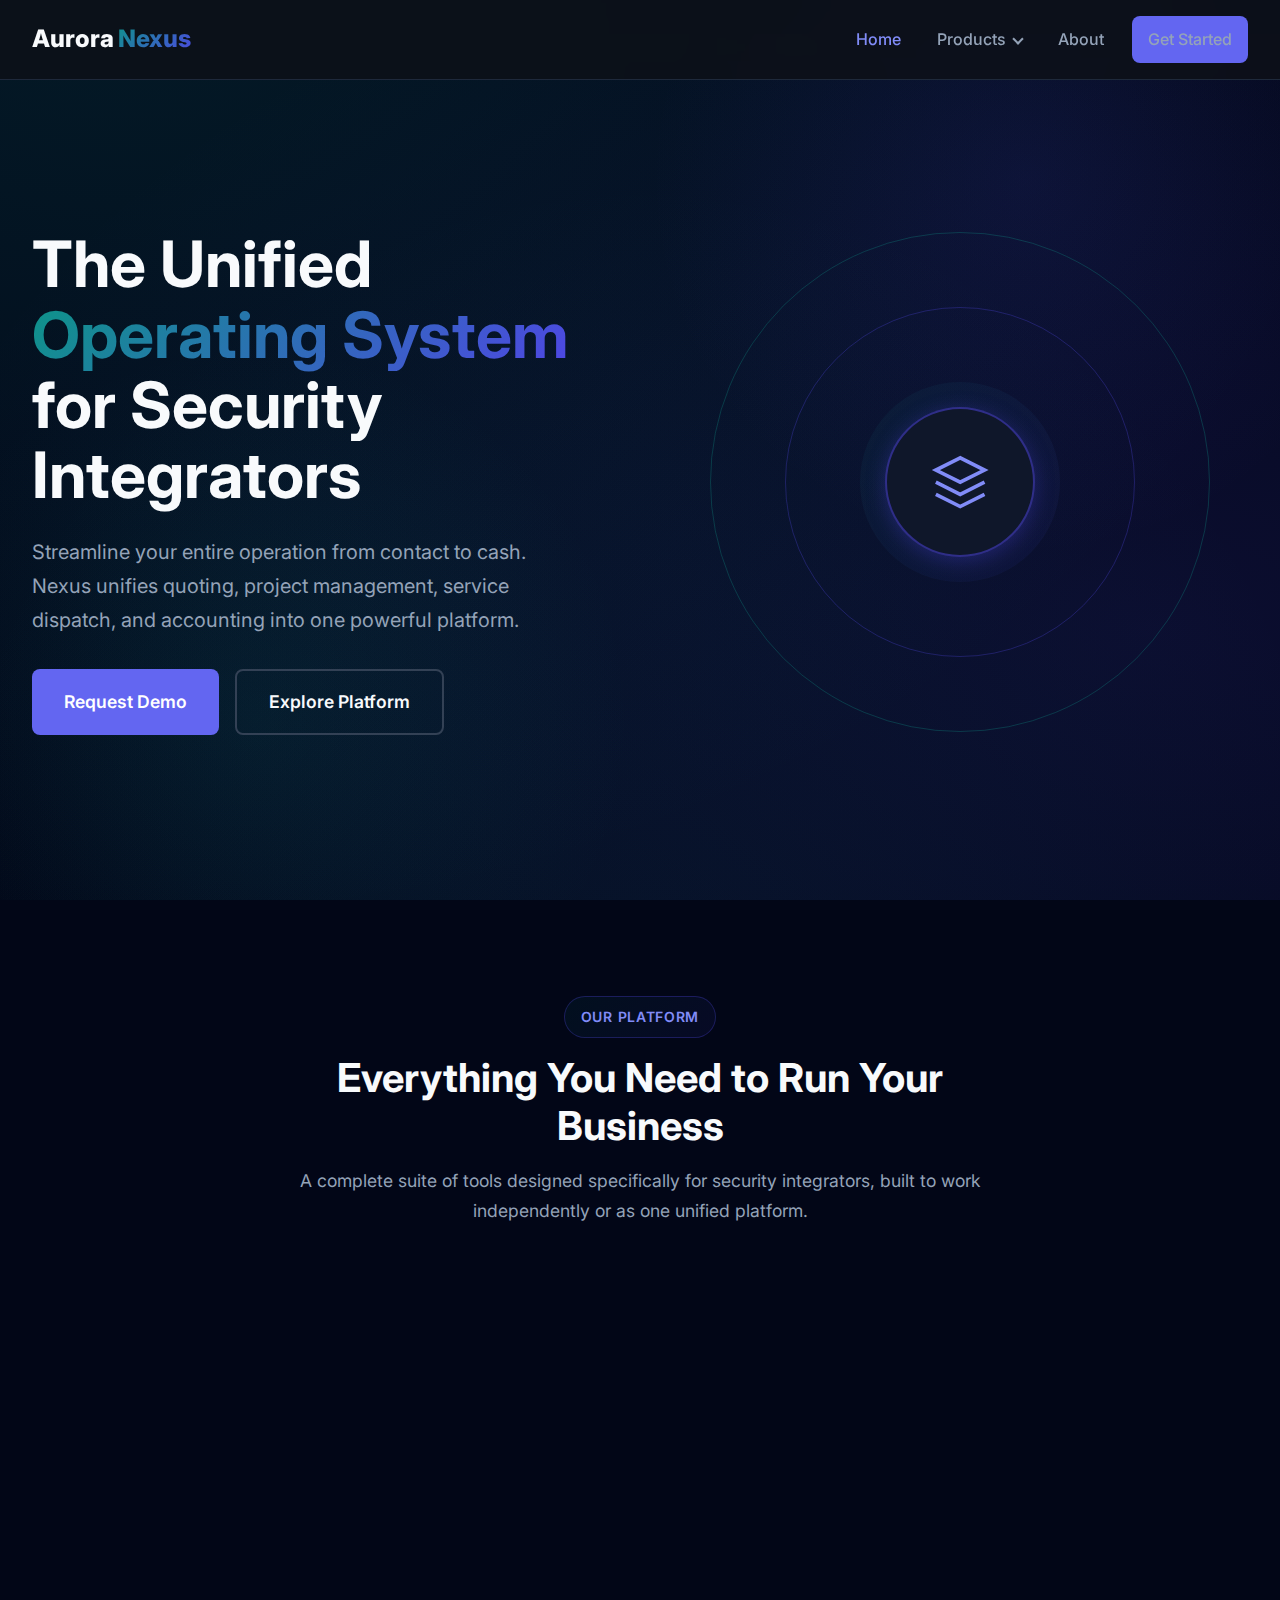
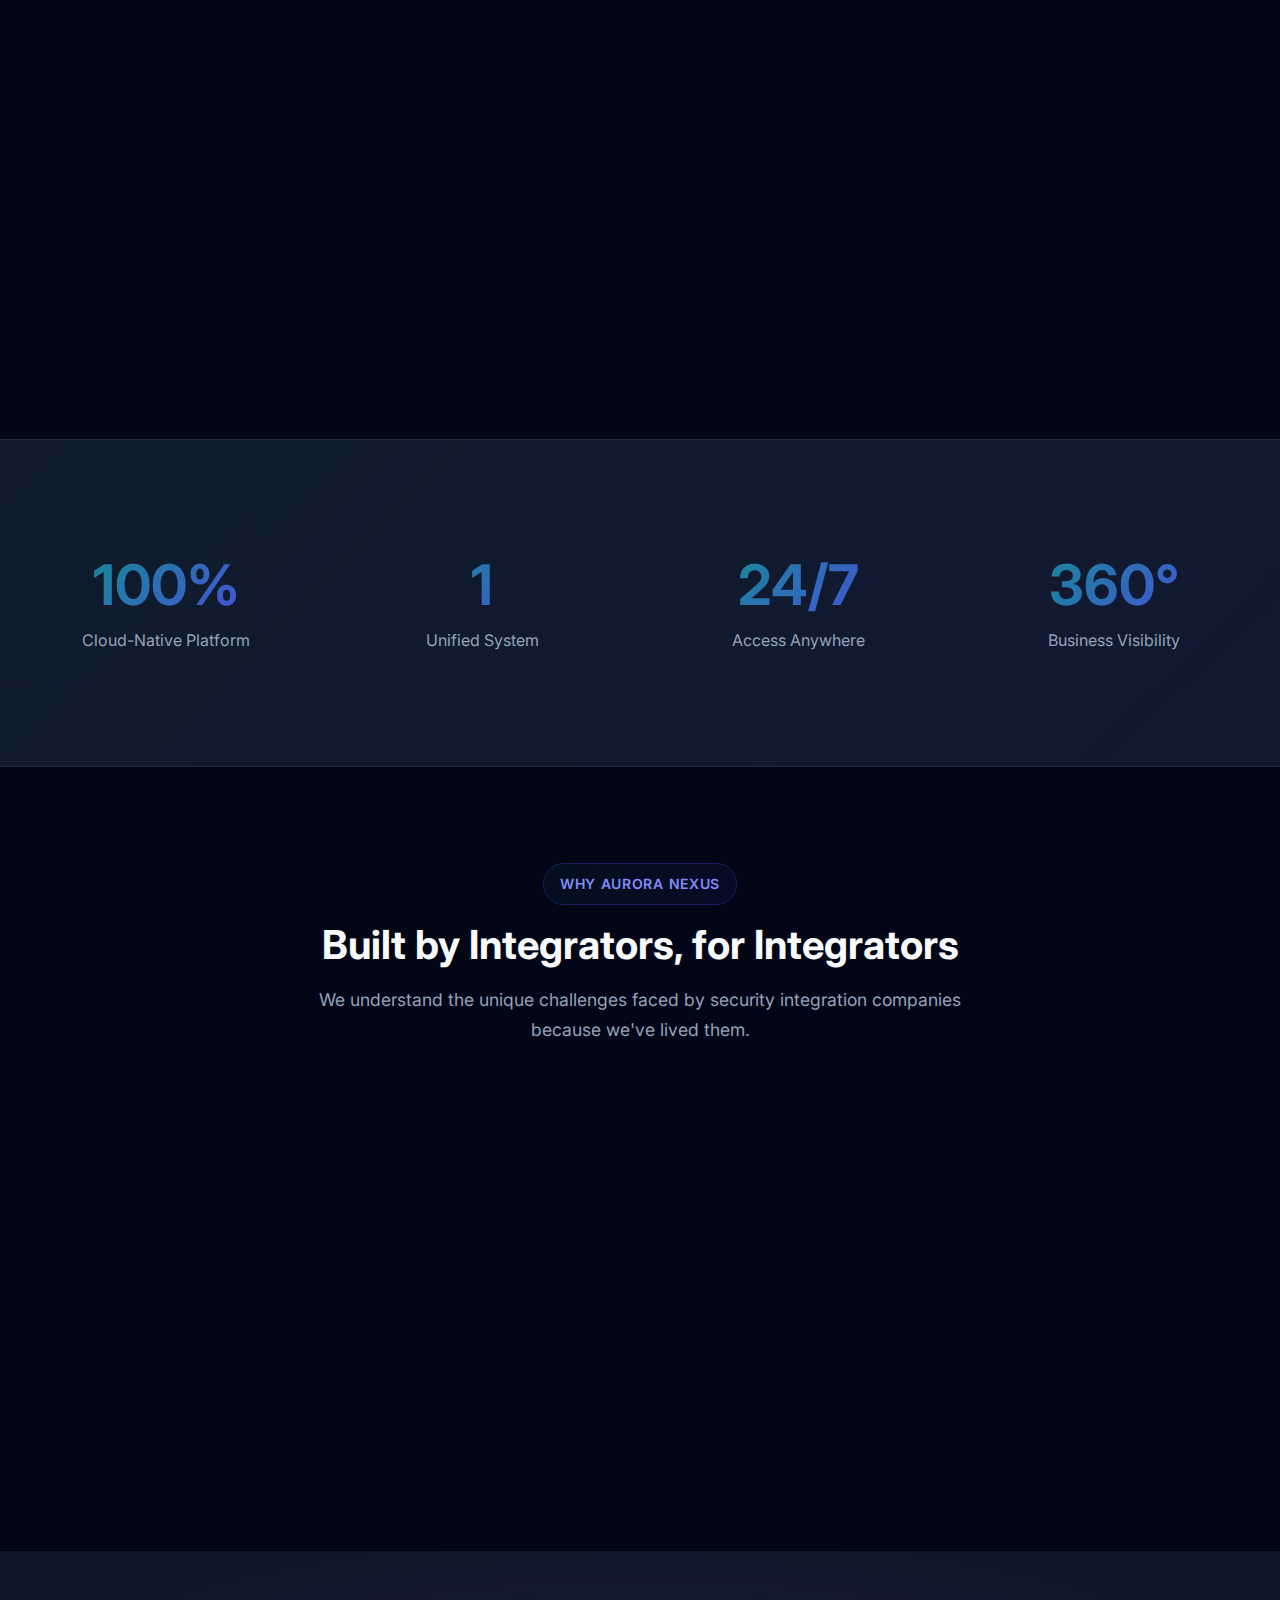
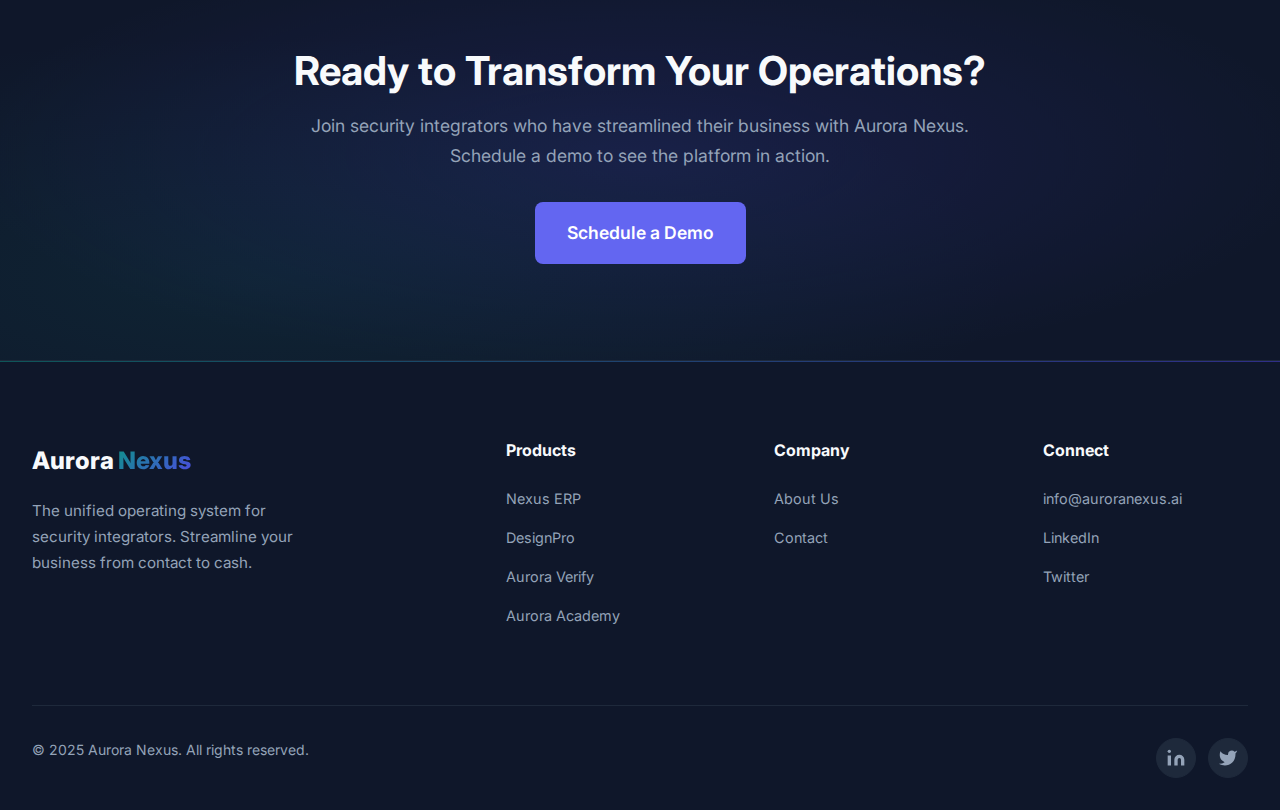
<file: index.html>
<!DOCTYPE html>
<html lang="en">
<head>
  <meta charset="UTF-8">
  <meta name="viewport" content="width=device-width, initial-scale=1.0">
  <meta name="description" content="Aurora Nexus - The Unified Operating System for Security Integrators. Streamline operations from contact to cash with our comprehensive platform.">
  <title>Aurora Nexus | Unified OS for Security Integrators</title>
  <link rel="preconnect" href="https://fonts.googleapis.com">
  <link rel="preconnect" href="https://fonts.gstatic.com" crossorigin>
  <link href="https://fonts.googleapis.com/css2?family=Inter:wght@400;500;600;700;800&display=swap" rel="stylesheet">
  <link rel="stylesheet" href="css/styles.css">
</head>
<body>
  <!-- Header -->
  <header>
    <div class="container">
      <nav>
        <a href="index.html" class="logo">Aurora<span>Nexus</span></a>
        <ul class="nav-links">
          <li><a href="index.html" class="active">Home</a></li>
          <li class="dropdown">
            <a href="#" class="dropdown-toggle">Products</a>
            <div class="dropdown-menu">
              <a href="nexus-erp.html">Nexus ERP</a>
              <a href="design-pro.html">DesignPro</a>
              <a href="aurora-verify.html">Aurora Verify</a>
              <a href="aurora-academy.html">Aurora Academy</a>
            </div>
          </li>
          <li><a href="about.html">About</a></li>
          <li><a href="contact.html" class="btn btn-primary">Get Started</a></li>
        </ul>
        <div class="mobile-toggle">
          <span></span>
          <span></span>
          <span></span>
        </div>
      </nav>
    </div>
  </header>

  <!-- Hero Section -->
  <section class="hero">
    <div class="container">
      <div class="hero-content">
        <div class="hero-text">
          <h1>The Unified <span class="text-gradient">Operating System</span> for Security Integrators</h1>
          <p>Streamline your entire operation from contact to cash. Nexus unifies quoting, project management, service dispatch, and accounting into one powerful platform.</p>
          <div class="hero-buttons">
            <a href="contact.html" class="btn btn-primary btn-large">Request Demo</a>
            <a href="nexus-erp.html" class="btn btn-secondary btn-large">Explore Platform</a>
          </div>
        </div>
        <div class="hero-visual">
          <div class="hero-graphic">
            <div class="circle"></div>
            <div class="circle"></div>
            <div class="circle"></div>
            <div class="center-icon">
              <svg viewBox="0 0 24 24" fill="none" stroke="currentColor" stroke-width="1.5">
                <path d="M12 2L2 7l10 5 10-5-10-5zM2 17l10 5 10-5M2 12l10 5 10-5"/>
              </svg>
            </div>
          </div>
        </div>
      </div>
    </div>
  </section>

  <!-- Products Overview -->
  <section>
    <div class="container">
      <div class="section-header">
        <span class="section-label">Our Platform</span>
        <h2>Everything You Need to Run Your Business</h2>
        <p>A complete suite of tools designed specifically for security integrators, built to work independently or as one unified platform.</p>
      </div>
      <div class="card-grid">
        <div class="card">
          <div class="card-icon">
            <svg width="28" height="28" viewBox="0 0 24 24" fill="none" stroke="currentColor" stroke-width="2">
              <polygon points="12 2 2 7 12 12 22 7 12 2"></polygon>
              <polyline points="2 17 12 22 22 17"></polyline>
              <polyline points="2 12 12 17 22 12"></polyline>
            </svg>
          </div>
          <h3>Nexus ERP</h3>
          <p>Cloud-native platform connecting sales, quoting, projects, service, and accounting in one seamless system.</p>
          <a href="nexus-erp.html" class="card-link">Learn more <span>&rarr;</span></a>
        </div>
        <div class="card">
          <div class="card-icon">
            <svg width="28" height="28" viewBox="0 0 24 24" fill="none" stroke="currentColor" stroke-width="2">
              <rect x="3" y="3" width="18" height="18" rx="2" ry="2"></rect>
              <line x1="3" y1="9" x2="21" y2="9"></line>
              <line x1="9" y1="21" x2="9" y2="9"></line>
            </svg>
          </div>
          <h3>DesignPro</h3>
          <p>Digital survey tool that simplifies site planning and system design for security projects.</p>
          <a href="design-pro.html" class="card-link">Learn more <span>&rarr;</span></a>
        </div>
        <div class="card">
          <div class="card-icon">
            <svg width="28" height="28" viewBox="0 0 24 24" fill="none" stroke="currentColor" stroke-width="2">
              <path d="M22 11.08V12a10 10 0 1 1-5.93-9.14"></path>
              <polyline points="22 4 12 14.01 9 11.01"></polyline>
            </svg>
          </div>
          <h3>Aurora Verify</h3>
          <p>Compliance tracking system for certifications, training records, and regulatory requirements.</p>
          <a href="aurora-verify.html" class="card-link">Learn more <span>&rarr;</span></a>
        </div>
        <div class="card">
          <div class="card-icon">
            <svg width="28" height="28" viewBox="0 0 24 24" fill="none" stroke="currentColor" stroke-width="2">
              <path d="M2 3h6a4 4 0 0 1 4 4v14a3 3 0 0 0-3-3H2z"></path>
              <path d="M22 3h-6a4 4 0 0 0-4 4v14a3 3 0 0 1 3-3h7z"></path>
            </svg>
          </div>
          <h3>Aurora Academy</h3>
          <p>Online training platform for security professionals with industry-specific courses and certifications.</p>
          <a href="aurora-academy.html" class="card-link">Learn more <span>&rarr;</span></a>
        </div>
      </div>
    </div>
  </section>

  <!-- Stats Section -->
  <section class="stats-section">
    <div class="container">
      <div class="stats-grid">
        <div class="stat-item">
          <h3>100%</h3>
          <p>Cloud-Native Platform</p>
        </div>
        <div class="stat-item">
          <h3>1</h3>
          <p>Unified System</p>
        </div>
        <div class="stat-item">
          <h3>24/7</h3>
          <p>Access Anywhere</p>
        </div>
        <div class="stat-item">
          <h3>360&deg;</h3>
          <p>Business Visibility</p>
        </div>
      </div>
    </div>
  </section>

  <!-- Features Section -->
  <section>
    <div class="container">
      <div class="section-header">
        <span class="section-label">Why Aurora Nexus</span>
        <h2>Built by Integrators, for Integrators</h2>
        <p>We understand the unique challenges faced by security integration companies because we've lived them.</p>
      </div>
      <div class="features-grid">
        <div class="feature-item">
          <div class="feature-icon">
            <svg width="24" height="24" viewBox="0 0 24 24" fill="none" stroke="currentColor" stroke-width="2">
              <circle cx="12" cy="12" r="10"></circle>
              <polyline points="12 6 12 12 16 14"></polyline>
            </svg>
          </div>
          <div class="feature-content">
            <h4>Save Time</h4>
            <p>Eliminate duplicate data entry and manual processes across your business.</p>
          </div>
        </div>
        <div class="feature-item">
          <div class="feature-icon">
            <svg width="24" height="24" viewBox="0 0 24 24" fill="none" stroke="currentColor" stroke-width="2">
              <path d="M12 22s8-4 8-10V5l-8-3-8 3v7c0 6 8 10 8 10z"></path>
            </svg>
          </div>
          <div class="feature-content">
            <h4>Stay Compliant</h4>
            <p>Track certifications, licenses, and training requirements automatically.</p>
          </div>
        </div>
        <div class="feature-item">
          <div class="feature-icon">
            <svg width="24" height="24" viewBox="0 0 24 24" fill="none" stroke="currentColor" stroke-width="2">
              <line x1="18" y1="20" x2="18" y2="10"></line>
              <line x1="12" y1="20" x2="12" y2="4"></line>
              <line x1="6" y1="20" x2="6" y2="14"></line>
            </svg>
          </div>
          <div class="feature-content">
            <h4>Scale Faster</h4>
            <p>Grow your business without adding administrative overhead.</p>
          </div>
        </div>
        <div class="feature-item">
          <div class="feature-icon">
            <svg width="24" height="24" viewBox="0 0 24 24" fill="none" stroke="currentColor" stroke-width="2">
              <rect x="2" y="3" width="20" height="14" rx="2" ry="2"></rect>
              <line x1="8" y1="21" x2="16" y2="21"></line>
              <line x1="12" y1="17" x2="12" y2="21"></line>
            </svg>
          </div>
          <div class="feature-content">
            <h4>Work Anywhere</h4>
            <p>Access your entire business from the office, field, or home.</p>
          </div>
        </div>
        <div class="feature-item">
          <div class="feature-icon">
            <svg width="24" height="24" viewBox="0 0 24 24" fill="none" stroke="currentColor" stroke-width="2">
              <path d="M17 21v-2a4 4 0 0 0-4-4H5a4 4 0 0 0-4 4v2"></path>
              <circle cx="9" cy="7" r="4"></circle>
              <path d="M23 21v-2a4 4 0 0 0-3-3.87"></path>
              <path d="M16 3.13a4 4 0 0 1 0 7.75"></path>
            </svg>
          </div>
          <div class="feature-content">
            <h4>Team Collaboration</h4>
            <p>Keep everyone aligned with real-time updates and shared visibility.</p>
          </div>
        </div>
        <div class="feature-item">
          <div class="feature-icon">
            <svg width="24" height="24" viewBox="0 0 24 24" fill="none" stroke="currentColor" stroke-width="2">
              <path d="M14.7 6.3a1 1 0 0 0 0 1.4l1.6 1.6a1 1 0 0 0 1.4 0l3.77-3.77a6 6 0 0 1-7.94 7.94l-6.91 6.91a2.12 2.12 0 0 1-3-3l6.91-6.91a6 6 0 0 1 7.94-7.94l-3.76 3.76z"></path>
            </svg>
          </div>
          <div class="feature-content">
            <h4>Easy Integration</h4>
            <p>Connect with your existing tools and workflows seamlessly.</p>
          </div>
        </div>
      </div>
    </div>
  </section>

  <!-- CTA Section -->
  <section class="cta">
    <div class="container">
      <div class="cta-content">
        <h2>Ready to Transform Your Operations?</h2>
        <p>Join security integrators who have streamlined their business with Aurora Nexus. Schedule a demo to see the platform in action.</p>
        <a href="contact.html" class="btn btn-primary btn-large">Schedule a Demo</a>
      </div>
    </div>
  </section>

  <!-- Footer -->
  <footer>
    <div class="container">
      <div class="footer-content">
        <div class="footer-brand">
          <a href="index.html" class="logo">Aurora<span>Nexus</span></a>
          <p>The unified operating system for security integrators. Streamline your business from contact to cash.</p>
        </div>
        <div class="footer-column">
          <h4>Products</h4>
          <ul>
            <li><a href="nexus-erp.html">Nexus ERP</a></li>
            <li><a href="design-pro.html">DesignPro</a></li>
            <li><a href="aurora-verify.html">Aurora Verify</a></li>
            <li><a href="aurora-academy.html">Aurora Academy</a></li>
          </ul>
        </div>
        <div class="footer-column">
          <h4>Company</h4>
          <ul>
            <li><a href="about.html">About Us</a></li>
            <li><a href="contact.html">Contact</a></li>
          </ul>
        </div>
        <div class="footer-column">
          <h4>Connect</h4>
          <ul>
            <li><a href="mailto:info@auroranexus.ai">info@auroranexus.ai</a></li>
            <li><a href="https://linkedin.com" target="_blank" rel="noopener">LinkedIn</a></li>
            <li><a href="https://twitter.com" target="_blank" rel="noopener">Twitter</a></li>
          </ul>
        </div>
      </div>
      <div class="footer-bottom">
        <p>&copy; 2025 Aurora Nexus. All rights reserved.</p>
        <div class="social-links">
          <a href="https://linkedin.com" target="_blank" rel="noopener" aria-label="LinkedIn">
            <svg width="20" height="20" viewBox="0 0 24 24" fill="currentColor">
              <path d="M16 8a6 6 0 0 1 6 6v7h-4v-7a2 2 0 0 0-2-2 2 2 0 0 0-2 2v7h-4v-7a6 6 0 0 1 6-6z"></path>
              <rect x="2" y="9" width="4" height="12"></rect>
              <circle cx="4" cy="4" r="2"></circle>
            </svg>
          </a>
          <a href="https://twitter.com" target="_blank" rel="noopener" aria-label="Twitter">
            <svg width="20" height="20" viewBox="0 0 24 24" fill="currentColor">
              <path d="M23 3a10.9 10.9 0 0 1-3.14 1.53 4.48 4.48 0 0 0-7.86 3v1A10.66 10.66 0 0 1 3 4s-4 9 5 13a11.64 11.64 0 0 1-7 2c9 5 20 0 20-11.5a4.5 4.5 0 0 0-.08-.83A7.72 7.72 0 0 0 23 3z"></path>
            </svg>
          </a>
        </div>
      </div>
    </div>
  </footer>

  <script src="js/main.js"></script>
</body>
</html>
</file>
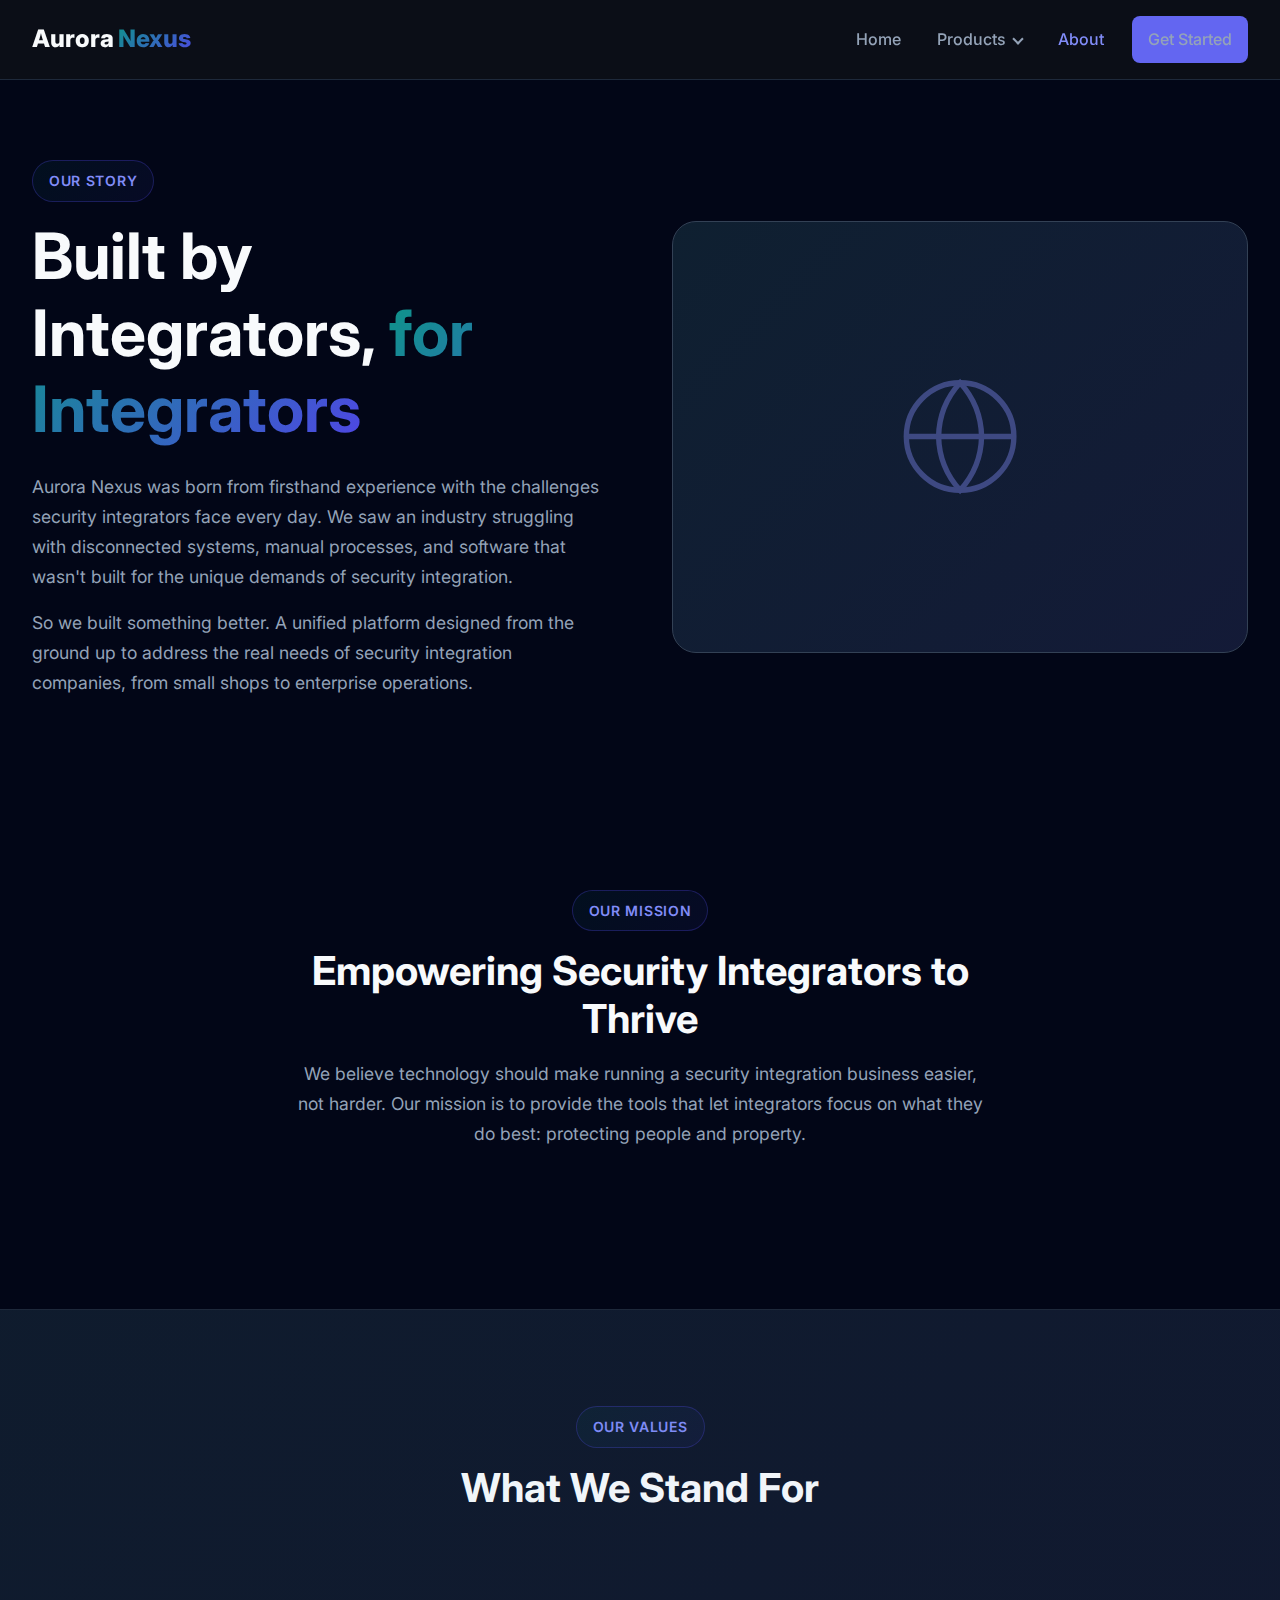
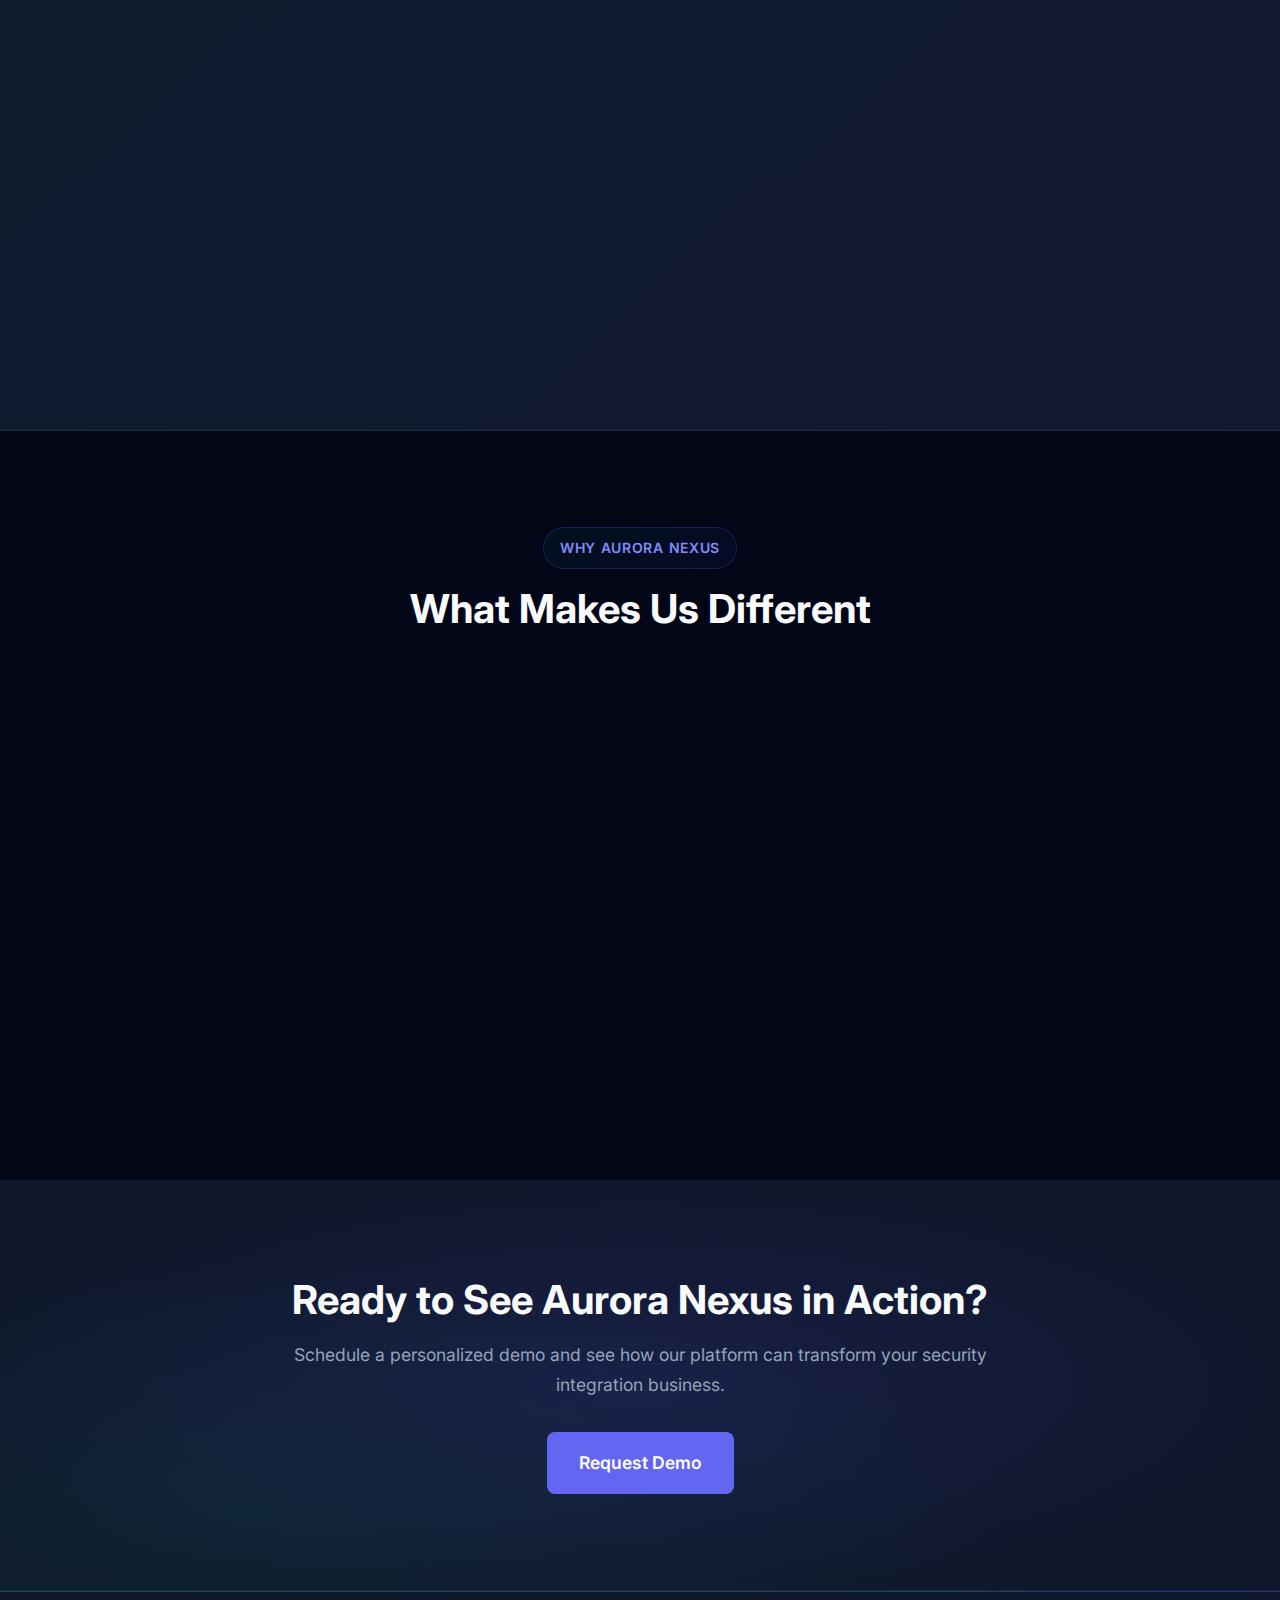
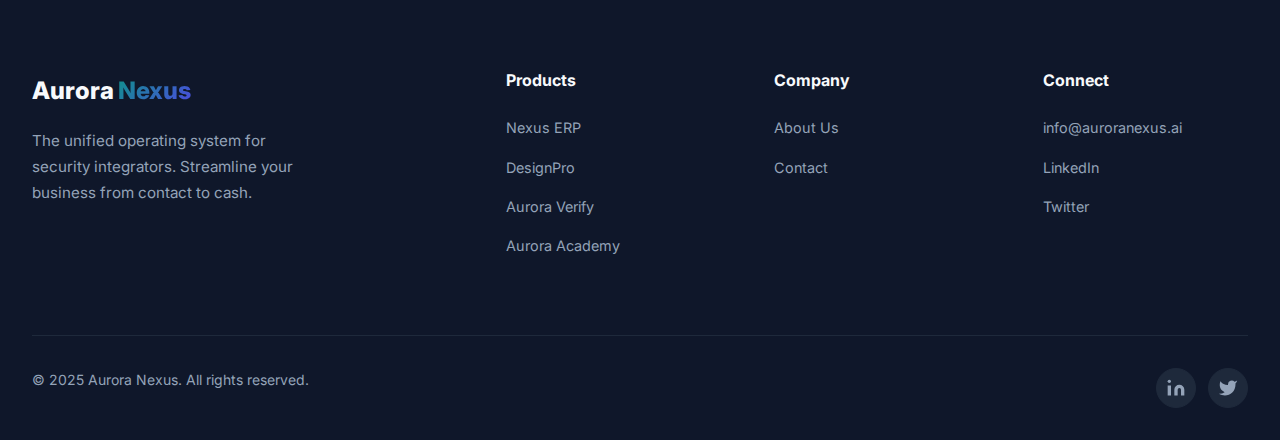
<file: about.html>
<!DOCTYPE html>
<html lang="en">
<head>
  <meta charset="UTF-8">
  <meta name="viewport" content="width=device-width, initial-scale=1.0">
  <meta name="description" content="About Aurora Nexus - Built by security industry veterans to solve the real challenges faced by integrators.">
  <title>About Us | Aurora Nexus</title>
  <link rel="preconnect" href="https://fonts.googleapis.com">
  <link rel="preconnect" href="https://fonts.gstatic.com" crossorigin>
  <link href="https://fonts.googleapis.com/css2?family=Inter:wght@400;500;600;700;800&display=swap" rel="stylesheet">
  <link rel="stylesheet" href="css/styles.css">
</head>
<body>
  <!-- Header -->
  <header>
    <div class="container">
      <nav>
        <a href="index.html" class="logo">Aurora<span>Nexus</span></a>
        <ul class="nav-links">
          <li><a href="index.html">Home</a></li>
          <li class="dropdown">
            <a href="#" class="dropdown-toggle">Products</a>
            <div class="dropdown-menu">
              <a href="nexus-erp.html">Nexus ERP</a>
              <a href="design-pro.html">DesignPro</a>
              <a href="aurora-verify.html">Aurora Verify</a>
              <a href="aurora-academy.html">Aurora Academy</a>
            </div>
          </li>
          <li><a href="about.html" class="active">About</a></li>
          <li><a href="contact.html" class="btn btn-primary">Get Started</a></li>
        </ul>
        <div class="mobile-toggle">
          <span></span>
          <span></span>
          <span></span>
        </div>
      </nav>
    </div>
  </header>

  <!-- About Hero -->
  <section class="about-hero">
    <div class="container">
      <div class="about-content">
        <div class="about-text">
          <span class="section-label">Our Story</span>
          <h1>Built by Integrators, <span class="text-gradient">for Integrators</span></h1>
          <p>Aurora Nexus was born from firsthand experience with the challenges security integrators face every day. We saw an industry struggling with disconnected systems, manual processes, and software that wasn't built for the unique demands of security integration.</p>
          <p>So we built something better. A unified platform designed from the ground up to address the real needs of security integration companies, from small shops to enterprise operations.</p>
        </div>
        <div class="about-visual">
          <svg viewBox="0 0 24 24" fill="none" stroke="currentColor" stroke-width="1">
            <circle cx="12" cy="12" r="10"></circle>
            <line x1="2" y1="12" x2="22" y2="12"></line>
            <path d="M12 2a15.3 15.3 0 0 1 4 10 15.3 15.3 0 0 1-4 10 15.3 15.3 0 0 1-4-10 15.3 15.3 0 0 1 4-10z"></path>
          </svg>
        </div>
      </div>
    </div>
  </section>

  <!-- Mission -->
  <section>
    <div class="container">
      <div class="section-header">
        <span class="section-label">Our Mission</span>
        <h2>Empowering Security Integrators to Thrive</h2>
        <p>We believe technology should make running a security integration business easier, not harder. Our mission is to provide the tools that let integrators focus on what they do best: protecting people and property.</p>
      </div>
    </div>
  </section>

  <!-- Values -->
  <section class="stats-section">
    <div class="container">
      <div class="section-header">
        <span class="section-label">Our Values</span>
        <h2>What We Stand For</h2>
      </div>
      <div class="values-grid">
        <div class="value-card">
          <div class="value-icon">
            <svg width="32" height="32" viewBox="0 0 24 24" fill="none" stroke="currentColor" stroke-width="2">
              <path d="M12 22s8-4 8-10V5l-8-3-8 3v7c0 6 8 10 8 10z"></path>
            </svg>
          </div>
          <h3>Security First</h3>
          <p>We build products that protect our customers' data with the same diligence they use to protect their clients.</p>
        </div>
        <div class="value-card">
          <div class="value-icon">
            <svg width="32" height="32" viewBox="0 0 24 24" fill="none" stroke="currentColor" stroke-width="2">
              <path d="M17 21v-2a4 4 0 0 0-4-4H5a4 4 0 0 0-4 4v2"></path>
              <circle cx="9" cy="7" r="4"></circle>
              <path d="M23 21v-2a4 4 0 0 0-3-3.87"></path>
              <path d="M16 3.13a4 4 0 0 1 0 7.75"></path>
            </svg>
          </div>
          <h3>Customer Focused</h3>
          <p>Every feature we build starts with understanding real customer needs and solving real problems.</p>
        </div>
        <div class="value-card">
          <div class="value-icon">
            <svg width="32" height="32" viewBox="0 0 24 24" fill="none" stroke="currentColor" stroke-width="2">
              <polygon points="12 2 15.09 8.26 22 9.27 17 14.14 18.18 21.02 12 17.77 5.82 21.02 7 14.14 2 9.27 8.91 8.26 12 2"></polygon>
            </svg>
          </div>
          <h3>Excellence</h3>
          <p>We strive for excellence in everything we do, from code quality to customer support.</p>
        </div>
        <div class="value-card">
          <div class="value-icon">
            <svg width="32" height="32" viewBox="0 0 24 24" fill="none" stroke="currentColor" stroke-width="2">
              <polyline points="23 6 13.5 15.5 8.5 10.5 1 18"></polyline>
              <polyline points="17 6 23 6 23 12"></polyline>
            </svg>
          </div>
          <h3>Innovation</h3>
          <p>We continuously push the boundaries of what's possible to help our customers stay ahead.</p>
        </div>
      </div>
    </div>
  </section>

  <!-- Why Us -->
  <section>
    <div class="container">
      <div class="section-header">
        <span class="section-label">Why Aurora Nexus</span>
        <h2>What Makes Us Different</h2>
      </div>
      <div class="features-grid">
        <div class="feature-item">
          <div class="feature-icon">
            <svg width="24" height="24" viewBox="0 0 24 24" fill="none" stroke="currentColor" stroke-width="2">
              <path d="M14.7 6.3a1 1 0 0 0 0 1.4l1.6 1.6a1 1 0 0 0 1.4 0l3.77-3.77a6 6 0 0 1-7.94 7.94l-6.91 6.91a2.12 2.12 0 0 1-3-3l6.91-6.91a6 6 0 0 1 7.94-7.94l-3.76 3.76z"></path>
            </svg>
          </div>
          <div class="feature-content">
            <h4>Industry Expertise</h4>
            <p>Founded by security industry veterans who understand your challenges.</p>
          </div>
        </div>
        <div class="feature-item">
          <div class="feature-icon">
            <svg width="24" height="24" viewBox="0 0 24 24" fill="none" stroke="currentColor" stroke-width="2">
              <polygon points="12 2 2 7 12 12 22 7 12 2"></polygon>
              <polyline points="2 17 12 22 22 17"></polyline>
              <polyline points="2 12 12 17 22 12"></polyline>
            </svg>
          </div>
          <div class="feature-content">
            <h4>Purpose-Built Platform</h4>
            <p>Not a generic ERP adapted for security, but built specifically for integrators.</p>
          </div>
        </div>
        <div class="feature-item">
          <div class="feature-icon">
            <svg width="24" height="24" viewBox="0 0 24 24" fill="none" stroke="currentColor" stroke-width="2">
              <path d="M21 16V8a2 2 0 0 0-1-1.73l-7-4a2 2 0 0 0-2 0l-7 4A2 2 0 0 0 3 8v8a2 2 0 0 0 1 1.73l7 4a2 2 0 0 0 2 0l7-4A2 2 0 0 0 21 16z"></path>
            </svg>
          </div>
          <div class="feature-content">
            <h4>Modular Design</h4>
            <p>Use what you need, when you need it. No forced bundles or unnecessary features.</p>
          </div>
        </div>
        <div class="feature-item">
          <div class="feature-icon">
            <svg width="24" height="24" viewBox="0 0 24 24" fill="none" stroke="currentColor" stroke-width="2">
              <circle cx="12" cy="12" r="10"></circle>
              <path d="M8 14s1.5 2 4 2 4-2 4-2"></path>
              <line x1="9" y1="9" x2="9.01" y2="9"></line>
              <line x1="15" y1="9" x2="15.01" y2="9"></line>
            </svg>
          </div>
          <div class="feature-content">
            <h4>Customer Success</h4>
            <p>Dedicated support team committed to your success, not just issue resolution.</p>
          </div>
        </div>
        <div class="feature-item">
          <div class="feature-icon">
            <svg width="24" height="24" viewBox="0 0 24 24" fill="none" stroke="currentColor" stroke-width="2">
              <rect x="2" y="3" width="20" height="14" rx="2" ry="2"></rect>
              <line x1="8" y1="21" x2="16" y2="21"></line>
              <line x1="12" y1="17" x2="12" y2="21"></line>
            </svg>
          </div>
          <div class="feature-content">
            <h4>Cloud-Native</h4>
            <p>Modern architecture built for reliability, scalability, and accessibility.</p>
          </div>
        </div>
        <div class="feature-item">
          <div class="feature-icon">
            <svg width="24" height="24" viewBox="0 0 24 24" fill="none" stroke="currentColor" stroke-width="2">
              <path d="M12 2v4"></path>
              <path d="M12 18v4"></path>
              <path d="M4.93 4.93l2.83 2.83"></path>
              <path d="M16.24 16.24l2.83 2.83"></path>
              <path d="M2 12h4"></path>
              <path d="M18 12h4"></path>
              <path d="M4.93 19.07l2.83-2.83"></path>
              <path d="M16.24 7.76l2.83-2.83"></path>
            </svg>
          </div>
          <div class="feature-content">
            <h4>Continuous Innovation</h4>
            <p>Regular updates with new features driven by customer feedback.</p>
          </div>
        </div>
      </div>
    </div>
  </section>

  <!-- CTA Section -->
  <section class="cta">
    <div class="container">
      <div class="cta-content">
        <h2>Ready to See Aurora Nexus in Action?</h2>
        <p>Schedule a personalized demo and see how our platform can transform your security integration business.</p>
        <a href="contact.html" class="btn btn-primary btn-large">Request Demo</a>
      </div>
    </div>
  </section>

  <!-- Footer -->
  <footer>
    <div class="container">
      <div class="footer-content">
        <div class="footer-brand">
          <a href="index.html" class="logo">Aurora<span>Nexus</span></a>
          <p>The unified operating system for security integrators. Streamline your business from contact to cash.</p>
        </div>
        <div class="footer-column">
          <h4>Products</h4>
          <ul>
            <li><a href="nexus-erp.html">Nexus ERP</a></li>
            <li><a href="design-pro.html">DesignPro</a></li>
            <li><a href="aurora-verify.html">Aurora Verify</a></li>
            <li><a href="aurora-academy.html">Aurora Academy</a></li>
          </ul>
        </div>
        <div class="footer-column">
          <h4>Company</h4>
          <ul>
            <li><a href="about.html">About Us</a></li>
            <li><a href="contact.html">Contact</a></li>
          </ul>
        </div>
        <div class="footer-column">
          <h4>Connect</h4>
          <ul>
            <li><a href="mailto:info@auroranexus.ai">info@auroranexus.ai</a></li>
            <li><a href="https://linkedin.com" target="_blank" rel="noopener">LinkedIn</a></li>
            <li><a href="https://twitter.com" target="_blank" rel="noopener">Twitter</a></li>
          </ul>
        </div>
      </div>
      <div class="footer-bottom">
        <p>&copy; 2025 Aurora Nexus. All rights reserved.</p>
        <div class="social-links">
          <a href="https://linkedin.com" target="_blank" rel="noopener" aria-label="LinkedIn">
            <svg width="20" height="20" viewBox="0 0 24 24" fill="currentColor">
              <path d="M16 8a6 6 0 0 1 6 6v7h-4v-7a2 2 0 0 0-2-2 2 2 0 0 0-2 2v7h-4v-7a6 6 0 0 1 6-6z"></path>
              <rect x="2" y="9" width="4" height="12"></rect>
              <circle cx="4" cy="4" r="2"></circle>
            </svg>
          </a>
          <a href="https://twitter.com" target="_blank" rel="noopener" aria-label="Twitter">
            <svg width="20" height="20" viewBox="0 0 24 24" fill="currentColor">
              <path d="M23 3a10.9 10.9 0 0 1-3.14 1.53 4.48 4.48 0 0 0-7.86 3v1A10.66 10.66 0 0 1 3 4s-4 9 5 13a11.64 11.64 0 0 1-7 2c9 5 20 0 20-11.5a4.5 4.5 0 0 0-.08-.83A7.72 7.72 0 0 0 23 3z"></path>
            </svg>
          </a>
        </div>
      </div>
    </div>
  </footer>

  <script src="js/main.js"></script>
</body>
</html>
</file>
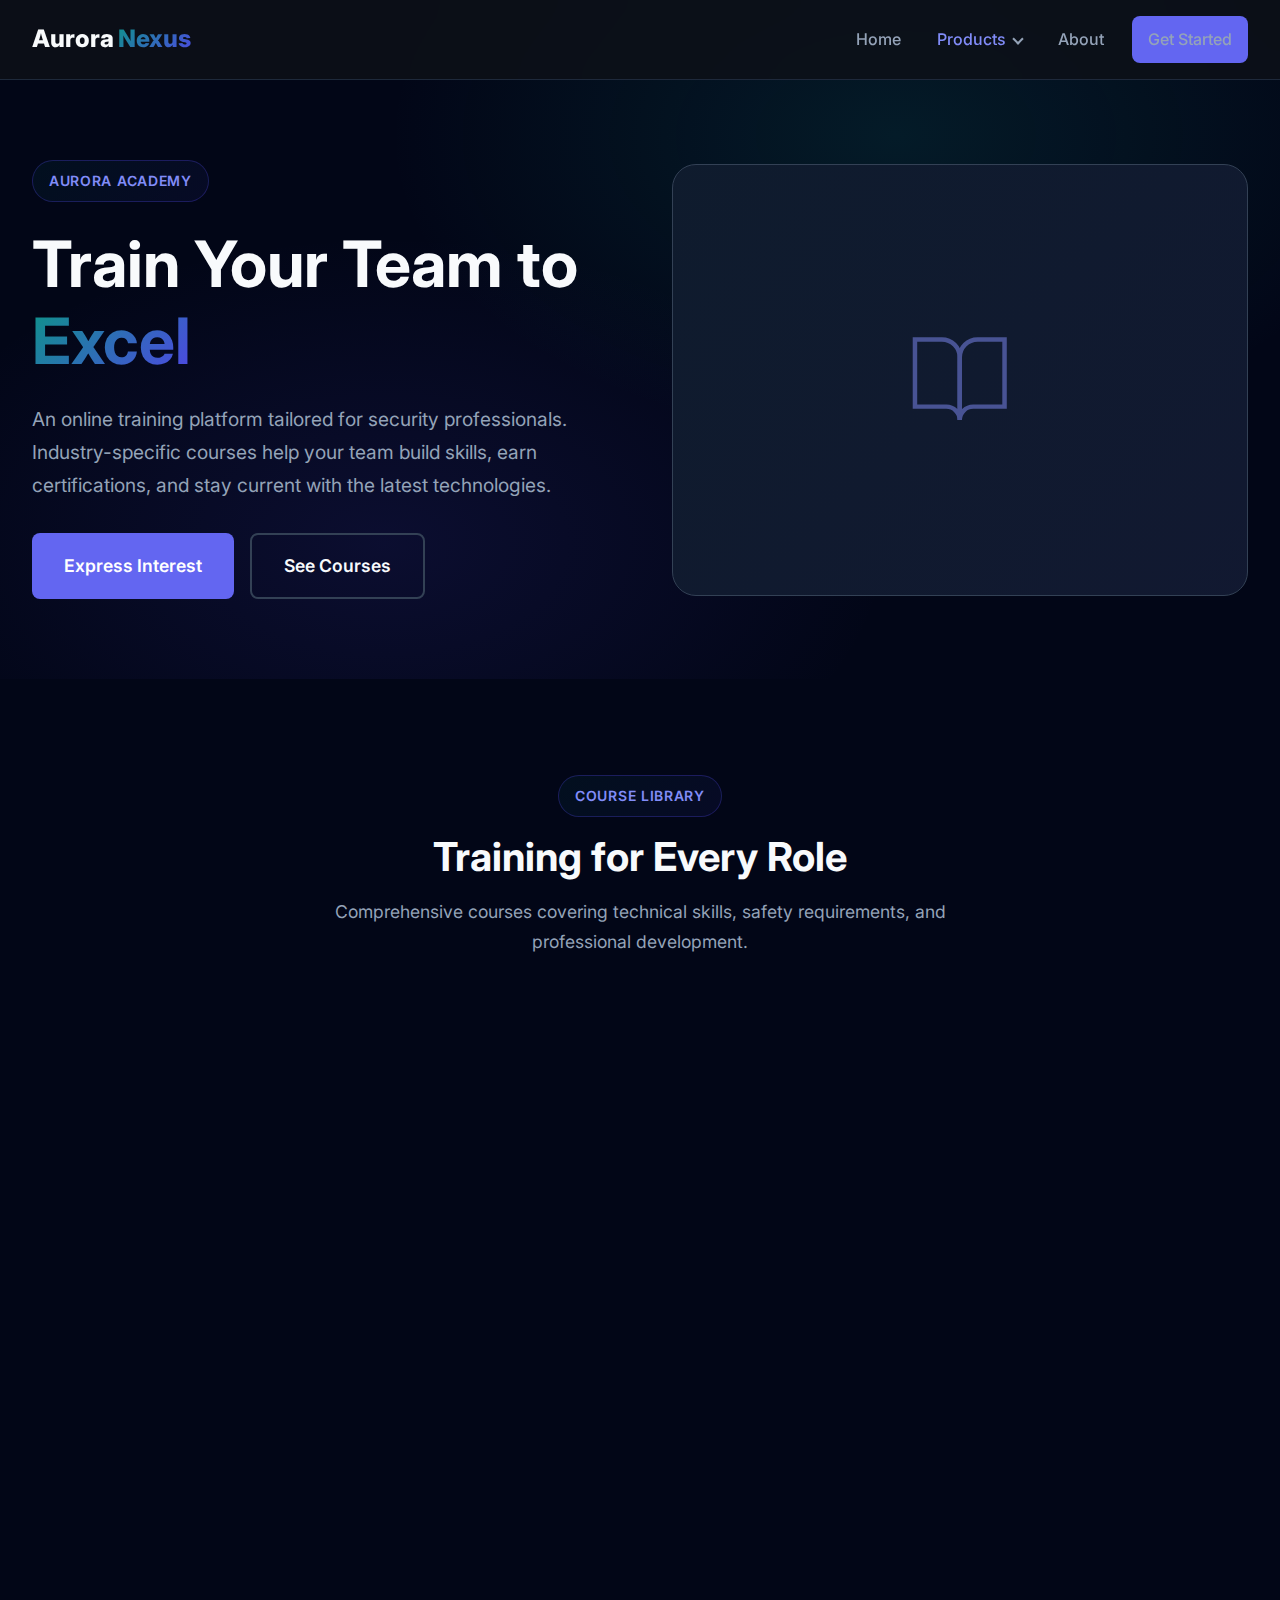
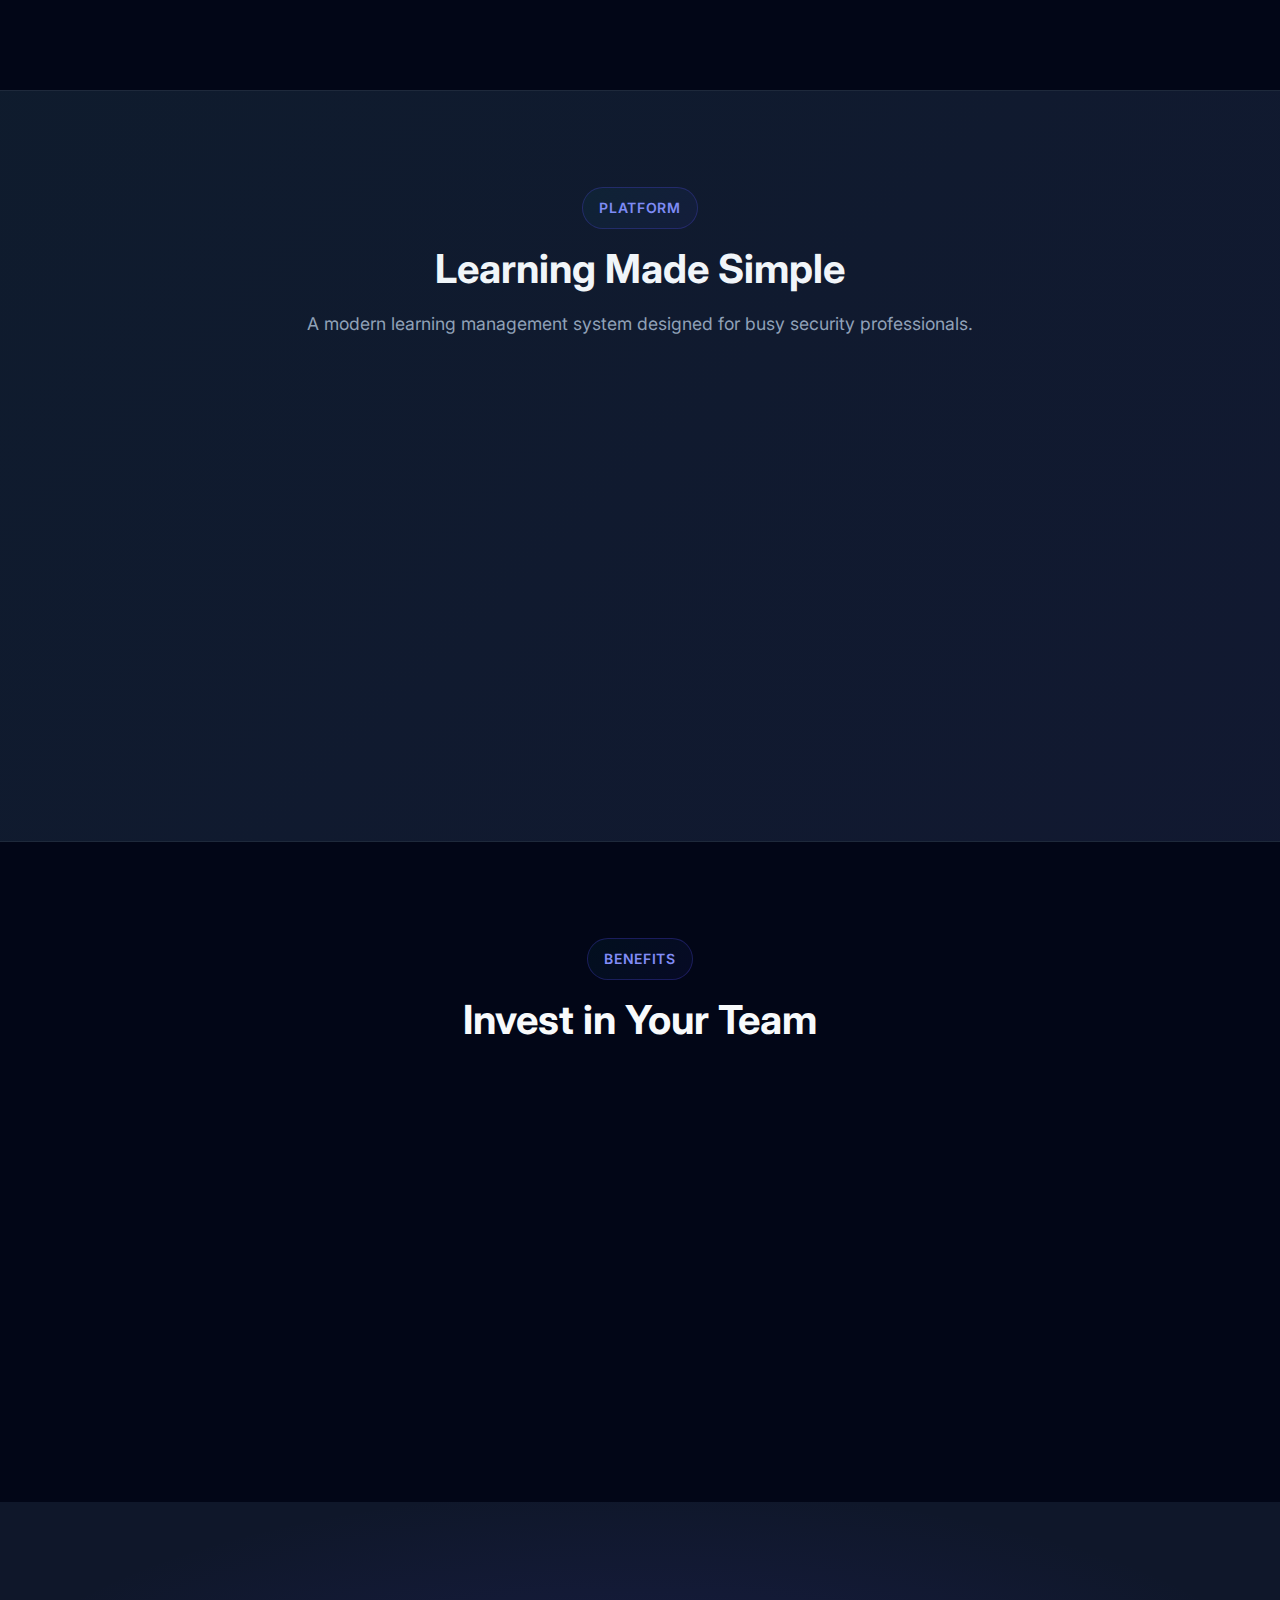
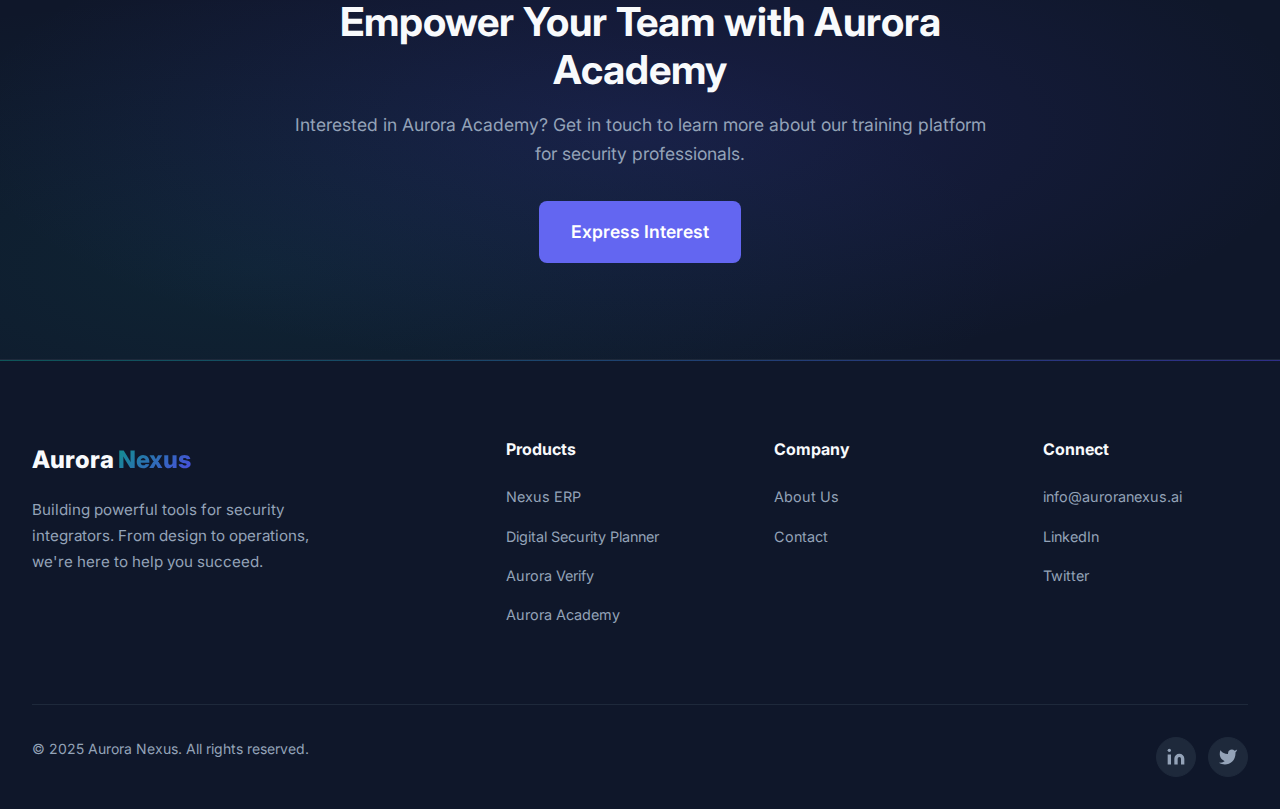
<file: aurora-academy.html>
<!DOCTYPE html>
<html lang="en">
<head>
  <meta charset="UTF-8">
  <meta name="viewport" content="width=device-width, initial-scale=1.0">
  <meta name="description" content="Aurora Academy - Online training platform for security professionals with industry-specific courses and certifications.">
  <title>Aurora Academy | Aurora Nexus</title>
  <link rel="preconnect" href="https://fonts.googleapis.com">
  <link rel="preconnect" href="https://fonts.gstatic.com" crossorigin>
  <link href="https://fonts.googleapis.com/css2?family=Inter:wght@400;500;600;700;800&display=swap" rel="stylesheet">
  <link rel="stylesheet" href="css/styles.css">
</head>
<body>
  <!-- Header -->
  <header>
    <div class="container">
      <nav>
        <a href="index.html" class="logo">Aurora<span>Nexus</span></a>
        <ul class="nav-links">
          <li><a href="index.html">Home</a></li>
          <li class="dropdown">
            <a href="#" class="dropdown-toggle active">Products</a>
            <div class="dropdown-menu">
              <a href="nexus-erp.html">Nexus ERP</a>
              <a href="digital-security-planner.html">Digital Security Planner</a>
              <a href="aurora-verify.html">Aurora Verify</a>
              <a href="aurora-academy.html" class="active">Aurora Academy</a>
            </div>
          </li>
          <li><a href="about.html">About</a></li>
          <li><a href="contact.html" class="btn btn-primary">Get Started</a></li>
        </ul>
        <div class="mobile-toggle">
          <span></span>
          <span></span>
          <span></span>
        </div>
      </nav>
    </div>
  </header>

  <!-- Product Hero -->
  <section class="product-hero">
    <div class="container">
      <div class="product-hero-content">
        <div class="product-hero-text">
          <span class="section-label">Aurora Academy</span>
          <h1>Train Your Team to <span class="text-gradient">Excel</span></h1>
          <p>An online training platform tailored for security professionals. Industry-specific courses help your team build skills, earn certifications, and stay current with the latest technologies.</p>
          <div class="hero-buttons">
            <a href="contact.html" class="btn btn-primary btn-large">Express Interest</a>
            <a href="#features" class="btn btn-secondary btn-large">See Courses</a>
          </div>
        </div>
        <div class="product-hero-visual">
          <div class="placeholder">
            <svg viewBox="0 0 24 24" fill="none" stroke="currentColor" stroke-width="1">
              <path d="M2 3h6a4 4 0 0 1 4 4v14a3 3 0 0 0-3-3H2z"></path>
              <path d="M22 3h-6a4 4 0 0 0-4 4v14a3 3 0 0 1 3-3h7z"></path>
            </svg>
          </div>
        </div>
      </div>
    </div>
  </section>

  <!-- Course Categories -->
  <section id="features">
    <div class="container">
      <div class="section-header">
        <span class="section-label">Course Library</span>
        <h2>Training for Every Role</h2>
        <p>Comprehensive courses covering technical skills, safety requirements, and professional development.</p>
      </div>
      <div class="card-grid">
        <div class="card">
          <div class="card-icon">
            <svg width="28" height="28" viewBox="0 0 24 24" fill="none" stroke="currentColor" stroke-width="2">
              <path d="M23 19a2 2 0 0 1-2 2H3a2 2 0 0 1-2-2V8a2 2 0 0 1 2-2h4l2-3h6l2 3h4a2 2 0 0 1 2 2z"></path>
              <circle cx="12" cy="13" r="4"></circle>
            </svg>
          </div>
          <h3>Video Surveillance</h3>
          <p>Camera installation, configuration, networking, and video management system training.</p>
        </div>
        <div class="card">
          <div class="card-icon">
            <svg width="28" height="28" viewBox="0 0 24 24" fill="none" stroke="currentColor" stroke-width="2">
              <rect x="3" y="11" width="18" height="11" rx="2" ry="2"></rect>
              <path d="M7 11V7a5 5 0 0 1 10 0v4"></path>
            </svg>
          </div>
          <h3>Access Control</h3>
          <p>Door hardware, readers, controllers, and access management software training.</p>
        </div>
        <div class="card">
          <div class="card-icon">
            <svg width="28" height="28" viewBox="0 0 24 24" fill="none" stroke="currentColor" stroke-width="2">
              <path d="M18 8A6 6 0 0 0 6 8c0 7-3 9-3 9h18s-3-2-3-9"></path>
              <path d="M13.73 21a2 2 0 0 1-3.46 0"></path>
            </svg>
          </div>
          <h3>Intrusion Detection</h3>
          <p>Alarm panel programming, sensor installation, and monitoring station integration.</p>
        </div>
        <div class="card">
          <div class="card-icon">
            <svg width="28" height="28" viewBox="0 0 24 24" fill="none" stroke="currentColor" stroke-width="2">
              <path d="M5 12.55a11 11 0 0 1 14.08 0"></path>
              <path d="M1.42 9a16 16 0 0 1 21.16 0"></path>
              <path d="M8.53 16.11a6 6 0 0 1 6.95 0"></path>
              <line x1="12" y1="20" x2="12.01" y2="20"></line>
            </svg>
          </div>
          <h3>Network & IT</h3>
          <p>IP networking fundamentals, cybersecurity basics, and system integration.</p>
        </div>
        <div class="card">
          <div class="card-icon">
            <svg width="28" height="28" viewBox="0 0 24 24" fill="none" stroke="currentColor" stroke-width="2">
              <path d="M12 22s8-4 8-10V5l-8-3-8 3v7c0 6 8 10 8 10z"></path>
            </svg>
          </div>
          <h3>Safety & Compliance</h3>
          <p>OSHA requirements, workplace safety, and industry regulatory compliance.</p>
        </div>
        <div class="card">
          <div class="card-icon">
            <svg width="28" height="28" viewBox="0 0 24 24" fill="none" stroke="currentColor" stroke-width="2">
              <path d="M17 21v-2a4 4 0 0 0-4-4H5a4 4 0 0 0-4 4v2"></path>
              <circle cx="9" cy="7" r="4"></circle>
              <path d="M23 21v-2a4 4 0 0 0-3-3.87"></path>
              <path d="M16 3.13a4 4 0 0 1 0 7.75"></path>
            </svg>
          </div>
          <h3>Customer Service</h3>
          <p>Communication skills, customer interaction, and professional conduct training.</p>
        </div>
      </div>
    </div>
  </section>

  <!-- Platform Features -->
  <section class="stats-section">
    <div class="container">
      <div class="section-header">
        <span class="section-label">Platform</span>
        <h2>Learning Made Simple</h2>
        <p>A modern learning management system designed for busy security professionals.</p>
      </div>
      <div class="features-grid">
        <div class="feature-item">
          <div class="feature-icon">
            <svg width="24" height="24" viewBox="0 0 24 24" fill="none" stroke="currentColor" stroke-width="2">
              <rect x="2" y="3" width="20" height="14" rx="2" ry="2"></rect>
              <line x1="8" y1="21" x2="16" y2="21"></line>
              <line x1="12" y1="17" x2="12" y2="21"></line>
            </svg>
          </div>
          <div class="feature-content">
            <h4>Learn Anywhere</h4>
            <p>Access courses on desktop, tablet, or mobile device.</p>
          </div>
        </div>
        <div class="feature-item">
          <div class="feature-icon">
            <svg width="24" height="24" viewBox="0 0 24 24" fill="none" stroke="currentColor" stroke-width="2">
              <polygon points="5 3 19 12 5 21 5 3"></polygon>
            </svg>
          </div>
          <div class="feature-content">
            <h4>Video Lessons</h4>
            <p>High-quality video content with practical demonstrations.</p>
          </div>
        </div>
        <div class="feature-item">
          <div class="feature-icon">
            <svg width="24" height="24" viewBox="0 0 24 24" fill="none" stroke="currentColor" stroke-width="2">
              <path d="M22 11.08V12a10 10 0 1 1-5.93-9.14"></path>
              <polyline points="22 4 12 14.01 9 11.01"></polyline>
            </svg>
          </div>
          <div class="feature-content">
            <h4>Quizzes & Assessments</h4>
            <p>Test knowledge retention with interactive assessments.</p>
          </div>
        </div>
        <div class="feature-item">
          <div class="feature-icon">
            <svg width="24" height="24" viewBox="0 0 24 24" fill="none" stroke="currentColor" stroke-width="2">
              <circle cx="12" cy="8" r="7"></circle>
              <polyline points="8.21 13.89 7 23 12 20 17 23 15.79 13.88"></polyline>
            </svg>
          </div>
          <div class="feature-content">
            <h4>Certificates</h4>
            <p>Earn certificates upon course completion.</p>
          </div>
        </div>
        <div class="feature-item">
          <div class="feature-icon">
            <svg width="24" height="24" viewBox="0 0 24 24" fill="none" stroke="currentColor" stroke-width="2">
              <line x1="18" y1="20" x2="18" y2="10"></line>
              <line x1="12" y1="20" x2="12" y2="4"></line>
              <line x1="6" y1="20" x2="6" y2="14"></line>
            </svg>
          </div>
          <div class="feature-content">
            <h4>Progress Tracking</h4>
            <p>Monitor individual and team progress at a glance.</p>
          </div>
        </div>
        <div class="feature-item">
          <div class="feature-icon">
            <svg width="24" height="24" viewBox="0 0 24 24" fill="none" stroke="currentColor" stroke-width="2">
              <path d="M16 4h2a2 2 0 0 1 2 2v14a2 2 0 0 1-2 2H6a2 2 0 0 1-2-2V6a2 2 0 0 1 2-2h2"></path>
              <rect x="8" y="2" width="8" height="4" rx="1" ry="1"></rect>
            </svg>
          </div>
          <div class="feature-content">
            <h4>Assigned Learning</h4>
            <p>Assign required courses based on job roles.</p>
          </div>
        </div>
      </div>
    </div>
  </section>

  <!-- Benefits -->
  <section>
    <div class="container">
      <div class="section-header">
        <span class="section-label">Benefits</span>
        <h2>Invest in Your Team</h2>
      </div>
      <div class="benefits-grid">
        <div class="benefit-card">
          <h4>
            <span class="icon">
              <svg width="24" height="24" viewBox="0 0 24 24" fill="none" stroke="currentColor" stroke-width="2">
                <line x1="12" y1="1" x2="12" y2="23"></line>
                <path d="M17 5H9.5a3.5 3.5 0 0 0 0 7h5a3.5 3.5 0 0 1 0 7H6"></path>
              </svg>
            </span>
            Reduce Training Costs
          </h4>
          <p>Online training eliminates travel expenses and reduces time away from billable work.</p>
        </div>
        <div class="benefit-card">
          <h4>
            <span class="icon">
              <svg width="24" height="24" viewBox="0 0 24 24" fill="none" stroke="currentColor" stroke-width="2">
                <path d="M22 11.08V12a10 10 0 1 1-5.93-9.14"></path>
                <polyline points="22 4 12 14.01 9 11.01"></polyline>
              </svg>
            </span>
            Consistent Quality
          </h4>
          <p>Ensure every technician receives the same high-quality training experience.</p>
        </div>
        <div class="benefit-card">
          <h4>
            <span class="icon">
              <svg width="24" height="24" viewBox="0 0 24 24" fill="none" stroke="currentColor" stroke-width="2">
                <polyline points="23 6 13.5 15.5 8.5 10.5 1 18"></polyline>
                <polyline points="17 6 23 6 23 12"></polyline>
              </svg>
            </span>
            Faster Onboarding
          </h4>
          <p>Get new hires productive faster with structured learning paths.</p>
        </div>
        <div class="benefit-card">
          <h4>
            <span class="icon">
              <svg width="24" height="24" viewBox="0 0 24 24" fill="none" stroke="currentColor" stroke-width="2">
                <path d="M17 21v-2a4 4 0 0 0-4-4H5a4 4 0 0 0-4 4v2"></path>
                <circle cx="9" cy="7" r="4"></circle>
                <path d="M23 21v-2a4 4 0 0 0-3-3.87"></path>
                <path d="M16 3.13a4 4 0 0 1 0 7.75"></path>
              </svg>
            </span>
            Employee Retention
          </h4>
          <p>Show your team you're invested in their professional growth.</p>
        </div>
      </div>
    </div>
  </section>

  <!-- CTA Section -->
  <section class="cta">
    <div class="container">
      <div class="cta-content">
        <h2>Empower Your Team with Aurora Academy</h2>
        <p>Interested in Aurora Academy? Get in touch to learn more about our training platform for security professionals.</p>
        <a href="contact.html" class="btn btn-primary btn-large">Express Interest</a>
      </div>
    </div>
  </section>

  <!-- Footer -->
  <footer>
    <div class="container">
      <div class="footer-content">
        <div class="footer-brand">
          <a href="index.html" class="logo">Aurora<span>Nexus</span></a>
          <p>Building powerful tools for security integrators. From design to operations, we're here to help you succeed.</p>
        </div>
        <div class="footer-column">
          <h4>Products</h4>
          <ul>
            <li><a href="nexus-erp.html">Nexus ERP</a></li>
            <li><a href="digital-security-planner.html">Digital Security Planner</a></li>
            <li><a href="aurora-verify.html">Aurora Verify</a></li>
            <li><a href="aurora-academy.html">Aurora Academy</a></li>
          </ul>
        </div>
        <div class="footer-column">
          <h4>Company</h4>
          <ul>
            <li><a href="about.html">About Us</a></li>
            <li><a href="contact.html">Contact</a></li>
          </ul>
        </div>
        <div class="footer-column">
          <h4>Connect</h4>
          <ul>
            <li><a href="mailto:info@auroranexus.ai">info@auroranexus.ai</a></li>
            <li><a href="https://linkedin.com" target="_blank" rel="noopener">LinkedIn</a></li>
            <li><a href="https://twitter.com" target="_blank" rel="noopener">Twitter</a></li>
          </ul>
        </div>
      </div>
      <div class="footer-bottom">
        <p>&copy; 2025 Aurora Nexus. All rights reserved.</p>
        <div class="social-links">
          <a href="https://linkedin.com" target="_blank" rel="noopener" aria-label="LinkedIn">
            <svg width="20" height="20" viewBox="0 0 24 24" fill="currentColor">
              <path d="M16 8a6 6 0 0 1 6 6v7h-4v-7a2 2 0 0 0-2-2 2 2 0 0 0-2 2v7h-4v-7a6 6 0 0 1 6-6z"></path>
              <rect x="2" y="9" width="4" height="12"></rect>
              <circle cx="4" cy="4" r="2"></circle>
            </svg>
          </a>
          <a href="https://twitter.com" target="_blank" rel="noopener" aria-label="Twitter">
            <svg width="20" height="20" viewBox="0 0 24 24" fill="currentColor">
              <path d="M23 3a10.9 10.9 0 0 1-3.14 1.53 4.48 4.48 0 0 0-7.86 3v1A10.66 10.66 0 0 1 3 4s-4 9 5 13a11.64 11.64 0 0 1-7 2c9 5 20 0 20-11.5a4.5 4.5 0 0 0-.08-.83A7.72 7.72 0 0 0 23 3z"></path>
            </svg>
          </a>
        </div>
      </div>
    </div>
  </footer>

  <script src="js/main.js"></script>
</body>
</html>
</file>
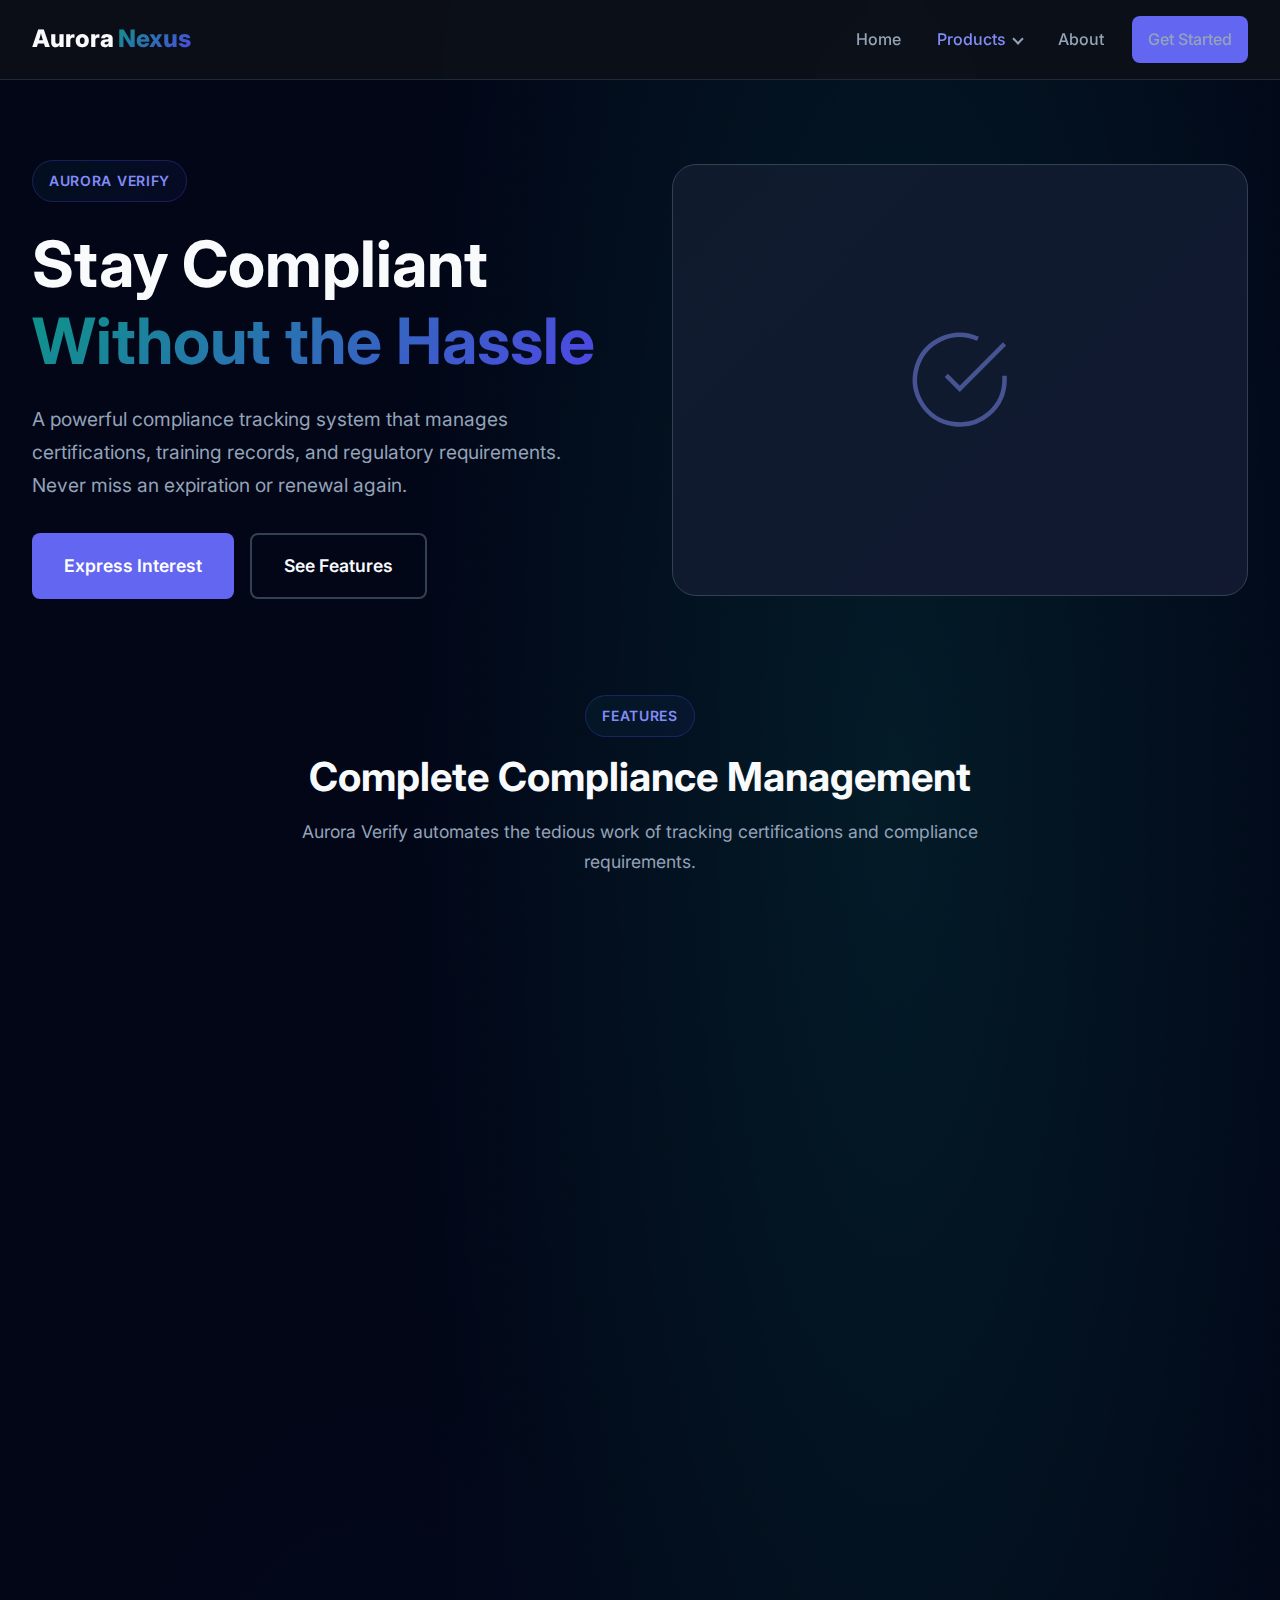
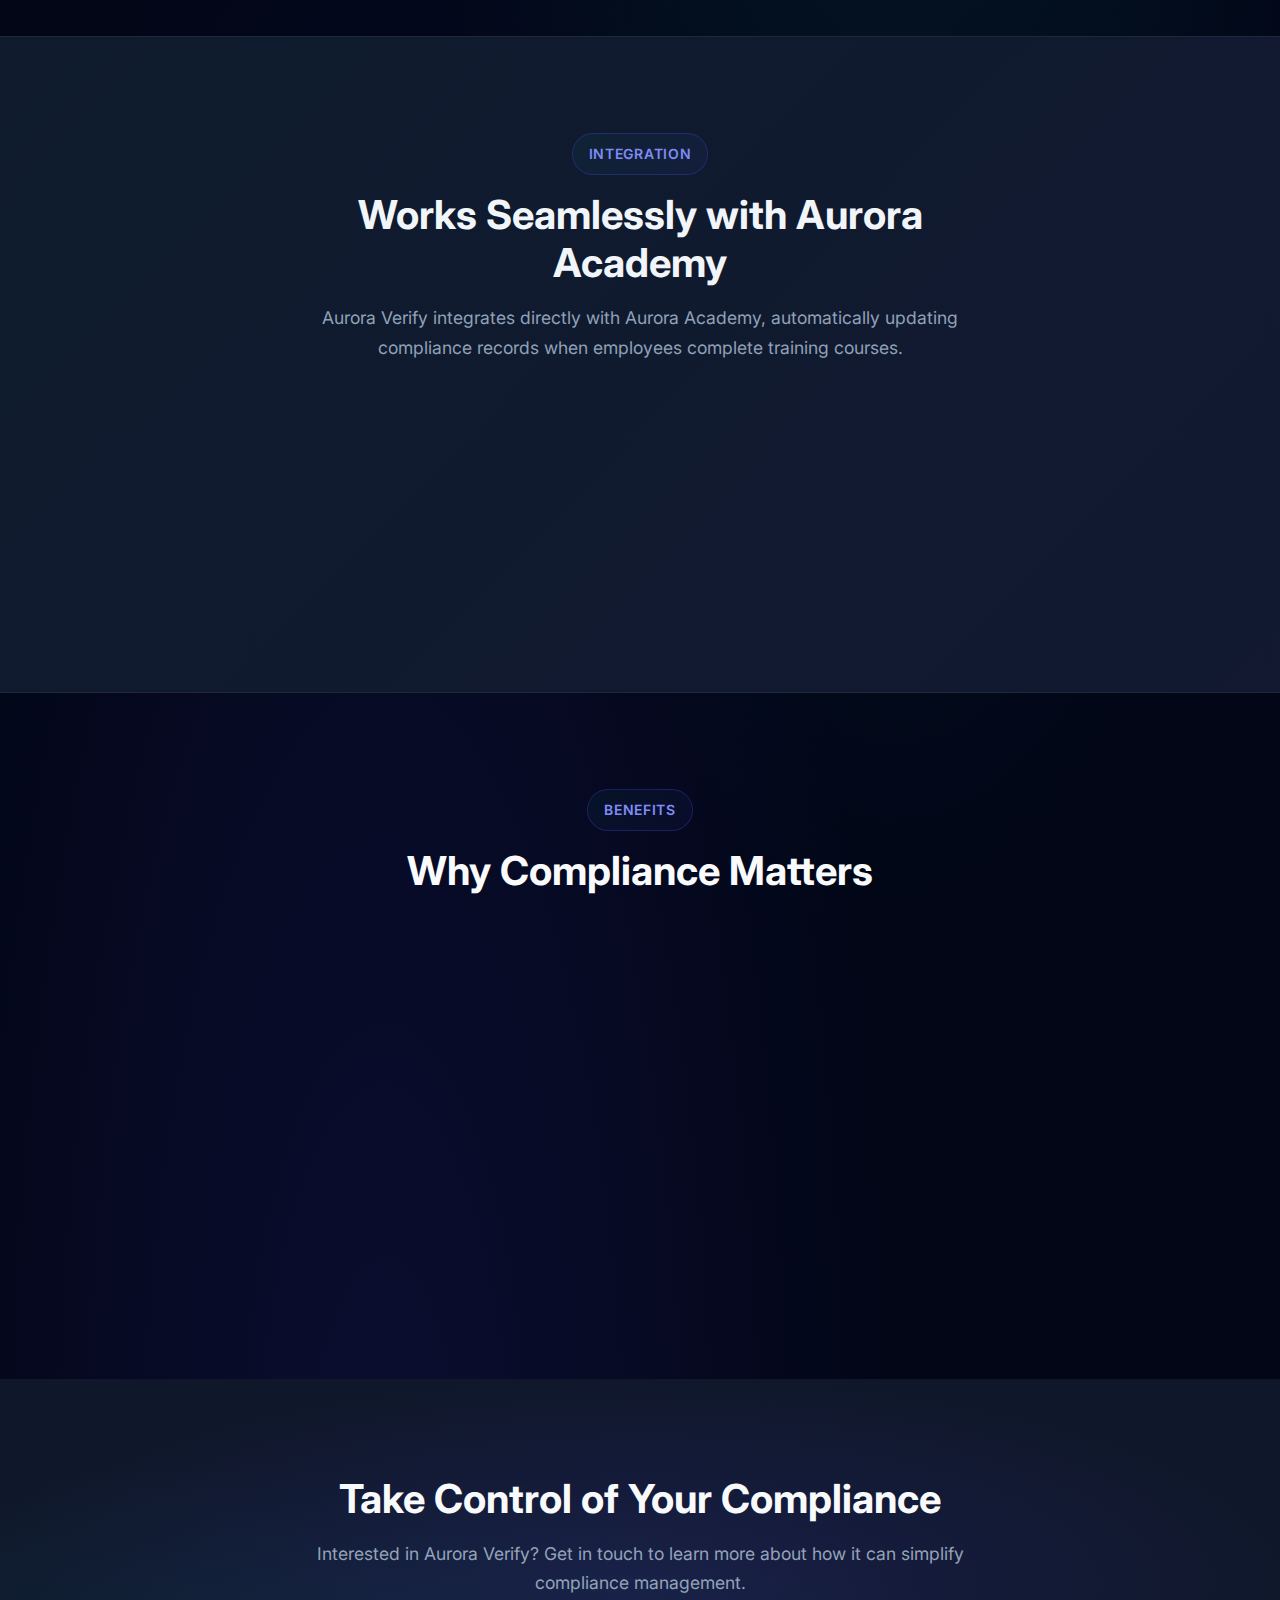
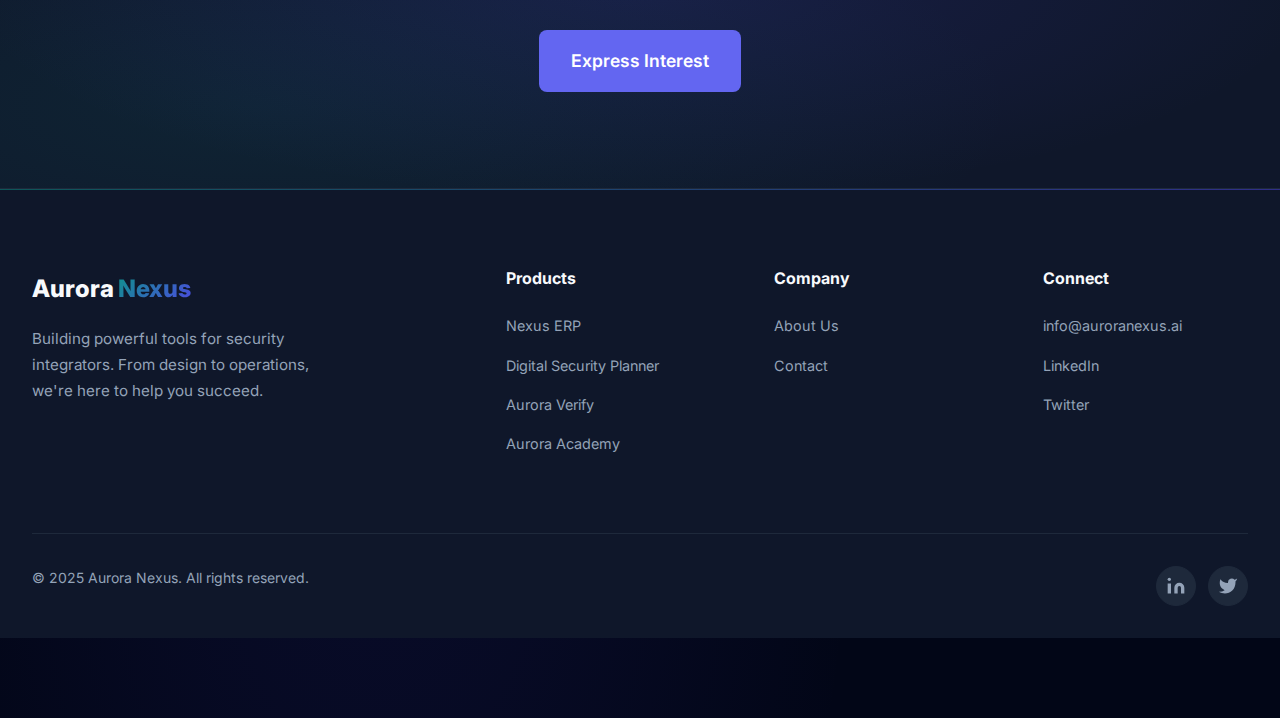
<file: aurora-verify.html>
<!DOCTYPE html>
<html lang="en">
<head>
  <meta charset="UTF-8">
  <meta name="viewport" content="width=device-width, initial-scale=1.0">
  <meta name="description" content="Aurora Verify - Compliance tracking system for certifications, training records, and regulatory requirements.">
  <title>Aurora Verify | Aurora Nexus</title>
  <link rel="preconnect" href="https://fonts.googleapis.com">
  <link rel="preconnect" href="https://fonts.gstatic.com" crossorigin>
  <link href="https://fonts.googleapis.com/css2?family=Inter:wght@400;500;600;700;800&display=swap" rel="stylesheet">
  <link rel="stylesheet" href="css/styles.css">
</head>
<body>
  <!-- Header -->
  <header>
    <div class="container">
      <nav>
        <a href="index.html" class="logo">Aurora<span>Nexus</span></a>
        <ul class="nav-links">
          <li><a href="index.html">Home</a></li>
          <li class="dropdown">
            <a href="#" class="dropdown-toggle active">Products</a>
            <div class="dropdown-menu">
              <a href="nexus-erp.html">Nexus ERP</a>
              <a href="digital-security-planner.html">Digital Security Planner</a>
              <a href="aurora-verify.html" class="active">Aurora Verify</a>
              <a href="aurora-academy.html">Aurora Academy</a>
            </div>
          </li>
          <li><a href="about.html">About</a></li>
          <li><a href="contact.html" class="btn btn-primary">Get Started</a></li>
        </ul>
        <div class="mobile-toggle">
          <span></span>
          <span></span>
          <span></span>
        </div>
      </nav>
    </div>
  </header>

  <!-- Product Hero -->
  <section class="product-hero">
    <div class="container">
      <div class="product-hero-content">
        <div class="product-hero-text">
          <span class="section-label">Aurora Verify</span>
          <h1>Stay Compliant <span class="text-gradient">Without the Hassle</span></h1>
          <p>A powerful compliance tracking system that manages certifications, training records, and regulatory requirements. Never miss an expiration or renewal again.</p>
          <div class="hero-buttons">
            <a href="contact.html" class="btn btn-primary btn-large">Express Interest</a>
            <a href="#features" class="btn btn-secondary btn-large">See Features</a>
          </div>
        </div>
        <div class="product-hero-visual">
          <div class="placeholder">
            <svg viewBox="0 0 24 24" fill="none" stroke="currentColor" stroke-width="1">
              <path d="M22 11.08V12a10 10 0 1 1-5.93-9.14"></path>
              <polyline points="22 4 12 14.01 9 11.01"></polyline>
            </svg>
          </div>
        </div>
      </div>
    </div>
  </header>

  <!-- Features -->
  <section id="features">
    <div class="container">
      <div class="section-header">
        <span class="section-label">Features</span>
        <h2>Complete Compliance Management</h2>
        <p>Aurora Verify automates the tedious work of tracking certifications and compliance requirements.</p>
      </div>
      <div class="card-grid">
        <div class="card">
          <div class="card-icon">
            <svg width="28" height="28" viewBox="0 0 24 24" fill="none" stroke="currentColor" stroke-width="2">
              <rect x="3" y="4" width="18" height="18" rx="2" ry="2"></rect>
              <line x1="16" y1="2" x2="16" y2="6"></line>
              <line x1="8" y1="2" x2="8" y2="6"></line>
              <line x1="3" y1="10" x2="21" y2="10"></line>
            </svg>
          </div>
          <h3>Expiration Tracking</h3>
          <p>Automatic alerts before certifications and licenses expire so you're never caught off guard.</p>
        </div>
        <div class="card">
          <div class="card-icon">
            <svg width="28" height="28" viewBox="0 0 24 24" fill="none" stroke="currentColor" stroke-width="2">
              <path d="M17 21v-2a4 4 0 0 0-4-4H5a4 4 0 0 0-4 4v2"></path>
              <circle cx="9" cy="7" r="4"></circle>
              <path d="M23 21v-2a4 4 0 0 0-3-3.87"></path>
              <path d="M16 3.13a4 4 0 0 1 0 7.75"></path>
            </svg>
          </div>
          <h3>Employee Records</h3>
          <p>Centralized database of all employee certifications, training, and compliance documents.</p>
        </div>
        <div class="card">
          <div class="card-icon">
            <svg width="28" height="28" viewBox="0 0 24 24" fill="none" stroke="currentColor" stroke-width="2">
              <path d="M14 2H6a2 2 0 0 0-2 2v16a2 2 0 0 0 2 2h12a2 2 0 0 0 2-2V8z"></path>
              <polyline points="14 2 14 8 20 8"></polyline>
              <line x1="16" y1="13" x2="8" y2="13"></line>
              <line x1="16" y1="17" x2="8" y2="17"></line>
            </svg>
          </div>
          <h3>Document Storage</h3>
          <p>Secure cloud storage for certificates, licenses, and compliance documentation.</p>
        </div>
        <div class="card">
          <div class="card-icon">
            <svg width="28" height="28" viewBox="0 0 24 24" fill="none" stroke="currentColor" stroke-width="2">
              <path d="M12 22s8-4 8-10V5l-8-3-8 3v7c0 6 8 10 8 10z"></path>
            </svg>
          </div>
          <h3>Regulatory Compliance</h3>
          <p>Track state and federal regulatory requirements specific to the security industry.</p>
        </div>
        <div class="card">
          <div class="card-icon">
            <svg width="28" height="28" viewBox="0 0 24 24" fill="none" stroke="currentColor" stroke-width="2">
              <line x1="18" y1="20" x2="18" y2="10"></line>
              <line x1="12" y1="20" x2="12" y2="4"></line>
              <line x1="6" y1="20" x2="6" y2="14"></line>
            </svg>
          </div>
          <h3>Compliance Reports</h3>
          <p>Generate reports for audits, customers, and internal compliance reviews.</p>
        </div>
        <div class="card">
          <div class="card-icon">
            <svg width="28" height="28" viewBox="0 0 24 24" fill="none" stroke="currentColor" stroke-width="2">
              <path d="M18 8A6 6 0 0 0 6 8c0 7-3 9-3 9h18s-3-2-3-9"></path>
              <path d="M13.73 21a2 2 0 0 1-3.46 0"></path>
            </svg>
          </div>
          <h3>Smart Notifications</h3>
          <p>Automated reminders to employees and managers about upcoming requirements.</p>
        </div>
      </div>
    </div>
  </section>

  <!-- Integration with Academy -->
  <section class="stats-section">
    <div class="container">
      <div class="section-header">
        <span class="section-label">Integration</span>
        <h2>Works Seamlessly with Aurora Academy</h2>
        <p>Aurora Verify integrates directly with Aurora Academy, automatically updating compliance records when employees complete training courses.</p>
      </div>
      <div class="features-grid">
        <div class="feature-item">
          <div class="feature-icon">
            <svg width="24" height="24" viewBox="0 0 24 24" fill="none" stroke="currentColor" stroke-width="2">
              <path d="M2 3h6a4 4 0 0 1 4 4v14a3 3 0 0 0-3-3H2z"></path>
              <path d="M22 3h-6a4 4 0 0 0-4 4v14a3 3 0 0 1 3-3h7z"></path>
            </svg>
          </div>
          <div class="feature-content">
            <h4>Auto-Updated Records</h4>
            <p>Certifications update automatically when training is completed.</p>
          </div>
        </div>
        <div class="feature-item">
          <div class="feature-icon">
            <svg width="24" height="24" viewBox="0 0 24 24" fill="none" stroke="currentColor" stroke-width="2">
              <path d="M22 11.08V12a10 10 0 1 1-5.93-9.14"></path>
              <polyline points="22 4 12 14.01 9 11.01"></polyline>
            </svg>
          </div>
          <div class="feature-content">
            <h4>Training Requirements</h4>
            <p>Automatically assign required training based on job roles.</p>
          </div>
        </div>
        <div class="feature-item">
          <div class="feature-icon">
            <svg width="24" height="24" viewBox="0 0 24 24" fill="none" stroke="currentColor" stroke-width="2">
              <circle cx="12" cy="12" r="10"></circle>
              <polyline points="12 6 12 12 16 14"></polyline>
            </svg>
          </div>
          <div class="feature-content">
            <h4>Renewal Reminders</h4>
            <p>Notify employees when certifications are due for renewal.</p>
          </div>
        </div>
        <div class="feature-item">
          <div class="feature-icon">
            <svg width="24" height="24" viewBox="0 0 24 24" fill="none" stroke="currentColor" stroke-width="2">
              <path d="M16 4h2a2 2 0 0 1 2 2v14a2 2 0 0 1-2 2H6a2 2 0 0 1-2-2V6a2 2 0 0 1 2-2h2"></path>
              <rect x="8" y="2" width="8" height="4" rx="1" ry="1"></rect>
            </svg>
          </div>
          <div class="feature-content">
            <h4>Complete Audit Trail</h4>
            <p>Full history of all training and certifications for compliance audits.</p>
          </div>
        </div>
      </div>
    </div>
  </section>

  <!-- Benefits -->
  <section>
    <div class="container">
      <div class="section-header">
        <span class="section-label">Benefits</span>
        <h2>Why Compliance Matters</h2>
      </div>
      <div class="benefits-grid">
        <div class="benefit-card">
          <h4>
            <span class="icon">
              <svg width="24" height="24" viewBox="0 0 24 24" fill="none" stroke="currentColor" stroke-width="2">
                <path d="M12 22s8-4 8-10V5l-8-3-8 3v7c0 6 8 10 8 10z"></path>
              </svg>
            </span>
            Avoid Penalties
          </h4>
          <p>Stay ahead of regulatory requirements and avoid costly fines for non-compliance.</p>
        </div>
        <div class="benefit-card">
          <h4>
            <span class="icon">
              <svg width="24" height="24" viewBox="0 0 24 24" fill="none" stroke="currentColor" stroke-width="2">
                <path d="M22 11.08V12a10 10 0 1 1-5.93-9.14"></path>
                <polyline points="22 4 12 14.01 9 11.01"></polyline>
              </svg>
            </span>
            Win More Contracts
          </h4>
          <p>Demonstrate compliance to win contracts that require certified technicians.</p>
        </div>
        <div class="benefit-card">
          <h4>
            <span class="icon">
              <svg width="24" height="24" viewBox="0 0 24 24" fill="none" stroke="currentColor" stroke-width="2">
                <circle cx="12" cy="12" r="10"></circle>
                <polyline points="12 6 12 12 16 14"></polyline>
              </svg>
            </span>
            Save Admin Time
          </h4>
          <p>Eliminate manual tracking spreadsheets and reduce administrative overhead.</p>
        </div>
        <div class="benefit-card">
          <h4>
            <span class="icon">
              <svg width="24" height="24" viewBox="0 0 24 24" fill="none" stroke="currentColor" stroke-width="2">
                <rect x="3" y="11" width="18" height="11" rx="2" ry="2"></rect>
                <path d="M7 11V7a5 5 0 0 1 10 0v4"></path>
              </svg>
            </span>
            Reduce Risk
          </h4>
          <p>Protect your business from liability with properly certified and trained employees.</p>
        </div>
      </div>
    </div>
  </section>

  <!-- CTA Section -->
  <section class="cta">
    <div class="container">
      <div class="cta-content">
        <h2>Take Control of Your Compliance</h2>
        <p>Interested in Aurora Verify? Get in touch to learn more about how it can simplify compliance management.</p>
        <a href="contact.html" class="btn btn-primary btn-large">Express Interest</a>
      </div>
    </div>
  </section>

  <!-- Footer -->
  <footer>
    <div class="container">
      <div class="footer-content">
        <div class="footer-brand">
          <a href="index.html" class="logo">Aurora<span>Nexus</span></a>
          <p>Building powerful tools for security integrators. From design to operations, we're here to help you succeed.</p>
        </div>
        <div class="footer-column">
          <h4>Products</h4>
          <ul>
            <li><a href="nexus-erp.html">Nexus ERP</a></li>
            <li><a href="digital-security-planner.html">Digital Security Planner</a></li>
            <li><a href="aurora-verify.html">Aurora Verify</a></li>
            <li><a href="aurora-academy.html">Aurora Academy</a></li>
          </ul>
        </div>
        <div class="footer-column">
          <h4>Company</h4>
          <ul>
            <li><a href="about.html">About Us</a></li>
            <li><a href="contact.html">Contact</a></li>
          </ul>
        </div>
        <div class="footer-column">
          <h4>Connect</h4>
          <ul>
            <li><a href="mailto:info@auroranexus.ai">info@auroranexus.ai</a></li>
            <li><a href="https://linkedin.com" target="_blank" rel="noopener">LinkedIn</a></li>
            <li><a href="https://twitter.com" target="_blank" rel="noopener">Twitter</a></li>
          </ul>
        </div>
      </div>
      <div class="footer-bottom">
        <p>&copy; 2025 Aurora Nexus. All rights reserved.</p>
        <div class="social-links">
          <a href="https://linkedin.com" target="_blank" rel="noopener" aria-label="LinkedIn">
            <svg width="20" height="20" viewBox="0 0 24 24" fill="currentColor">
              <path d="M16 8a6 6 0 0 1 6 6v7h-4v-7a2 2 0 0 0-2-2 2 2 0 0 0-2 2v7h-4v-7a6 6 0 0 1 6-6z"></path>
              <rect x="2" y="9" width="4" height="12"></rect>
              <circle cx="4" cy="4" r="2"></circle>
            </svg>
          </a>
          <a href="https://twitter.com" target="_blank" rel="noopener" aria-label="Twitter">
            <svg width="20" height="20" viewBox="0 0 24 24" fill="currentColor">
              <path d="M23 3a10.9 10.9 0 0 1-3.14 1.53 4.48 4.48 0 0 0-7.86 3v1A10.66 10.66 0 0 1 3 4s-4 9 5 13a11.64 11.64 0 0 1-7 2c9 5 20 0 20-11.5a4.5 4.5 0 0 0-.08-.83A7.72 7.72 0 0 0 23 3z"></path>
            </svg>
          </a>
        </div>
      </div>
    </div>
  </footer>

  <script src="js/main.js"></script>
</body>
</html>
</file>
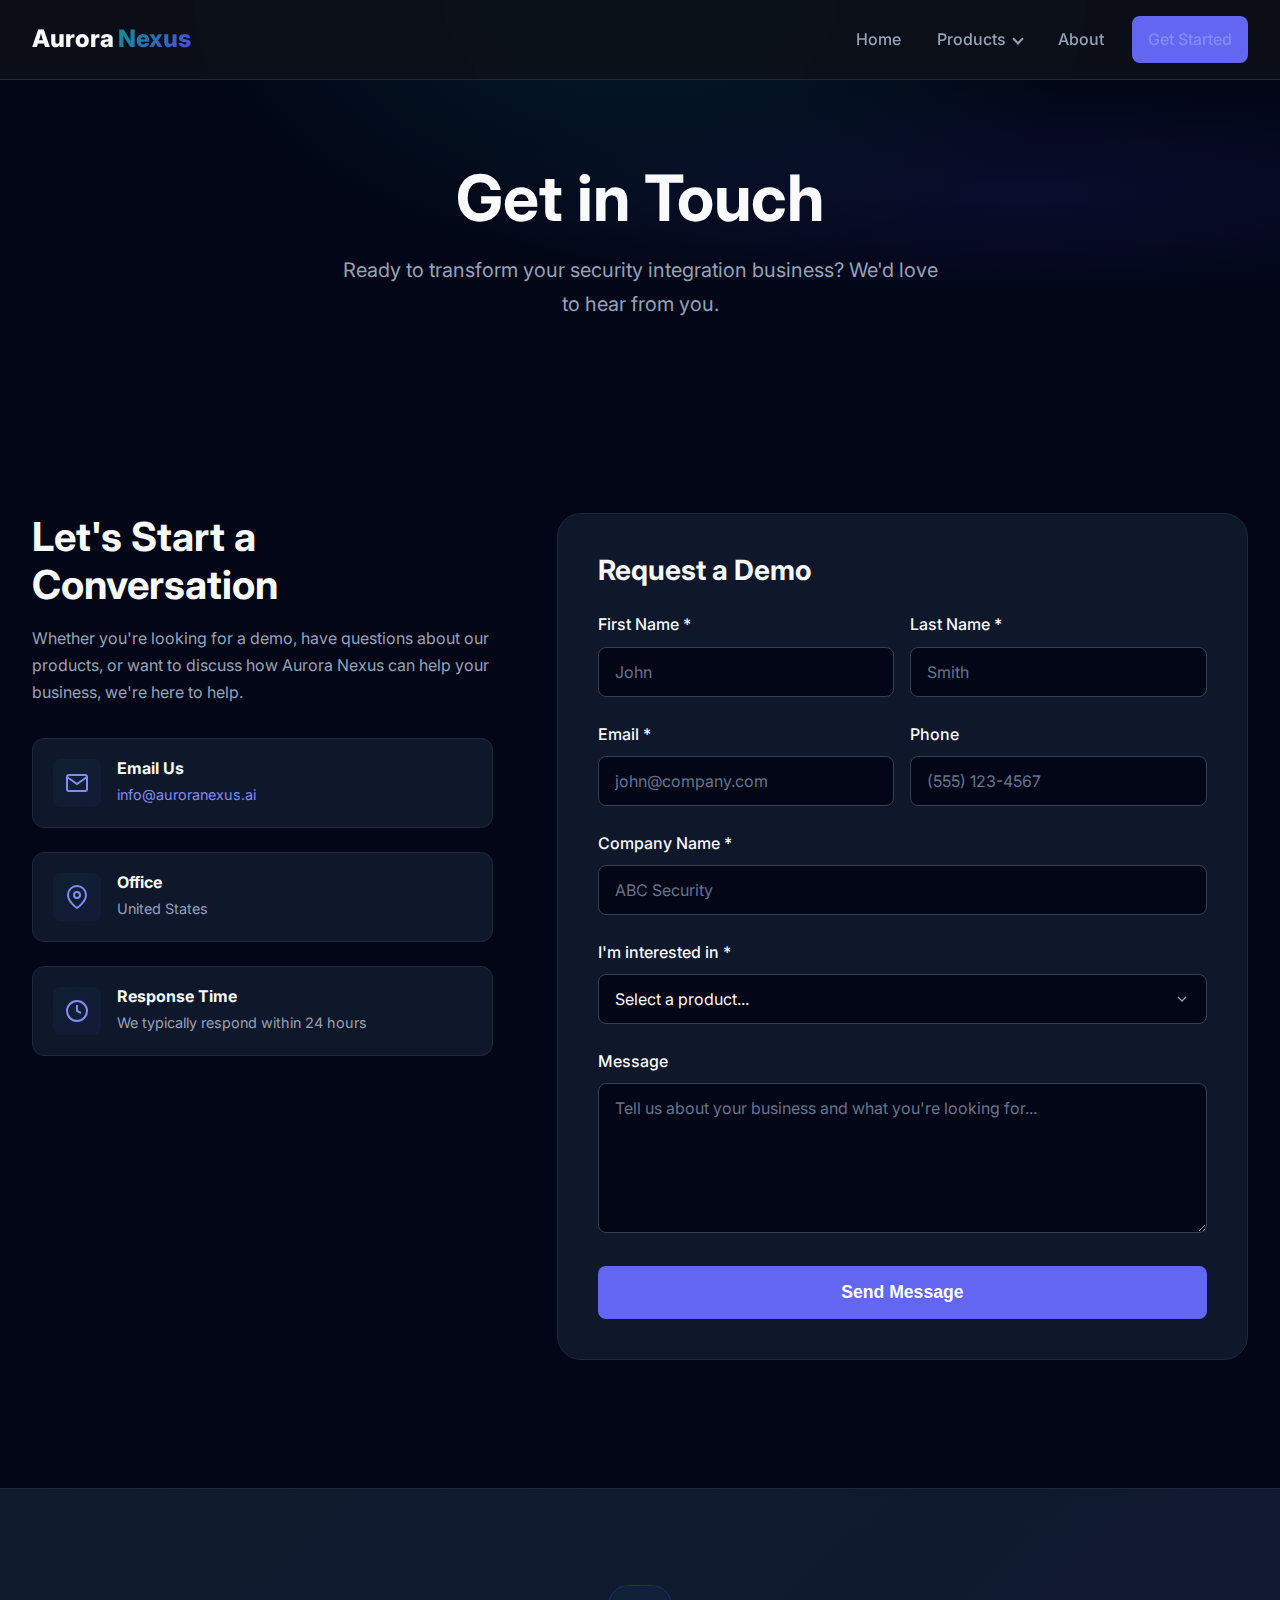
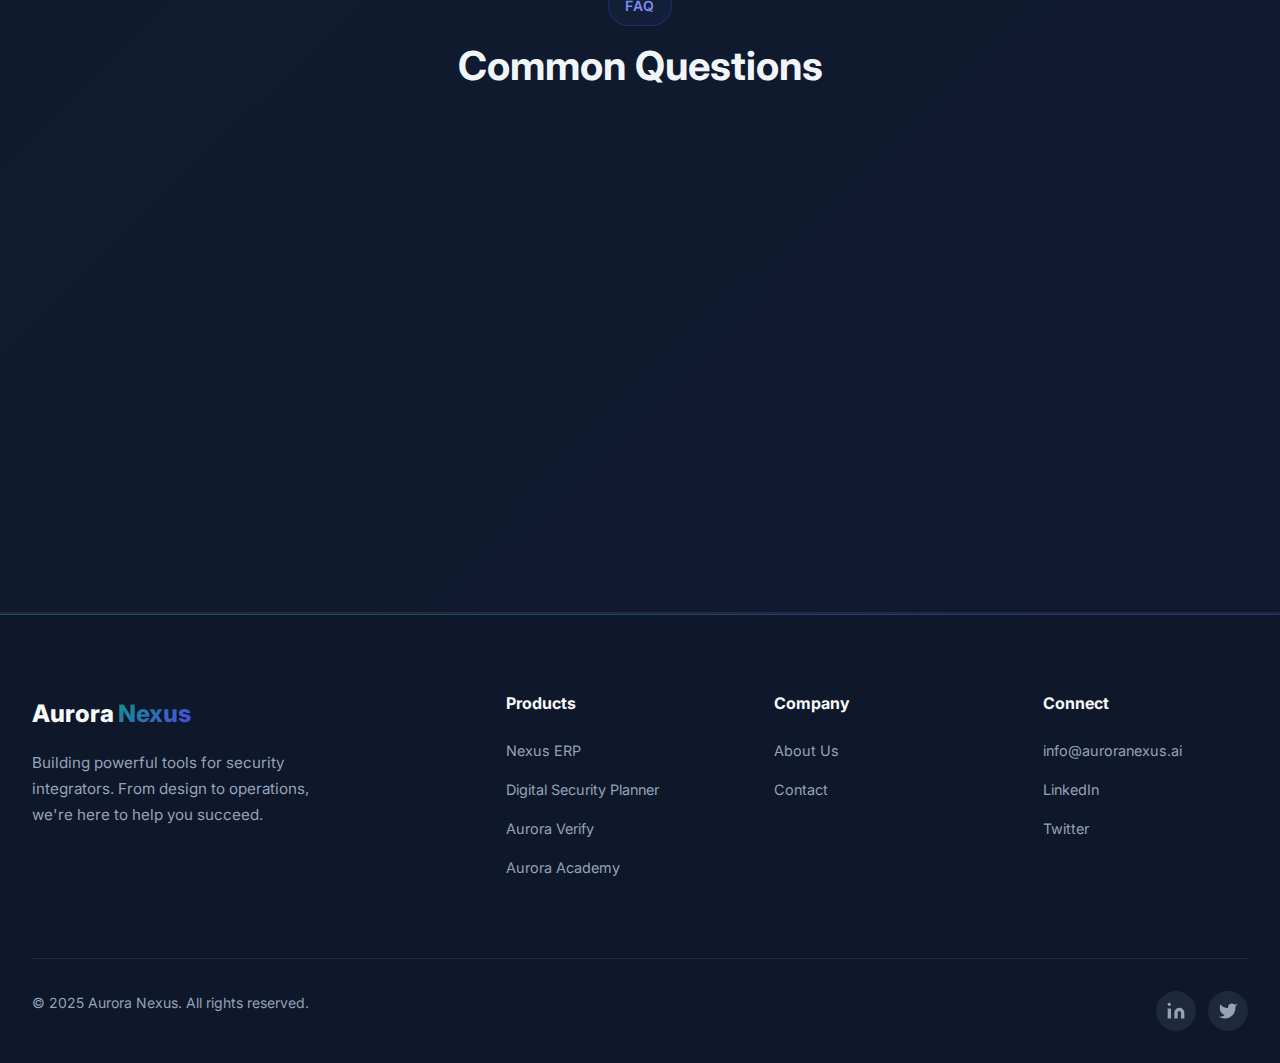
<file: contact.html>
<!DOCTYPE html>
<html lang="en">
<head>
  <meta charset="UTF-8">
  <meta name="viewport" content="width=device-width, initial-scale=1.0">
  <meta name="description" content="Contact Aurora Nexus - Request a demo, get support, or learn more about our products for security integrators.">
  <title>Contact Us | Aurora Nexus</title>
  <link rel="preconnect" href="https://fonts.googleapis.com">
  <link rel="preconnect" href="https://fonts.gstatic.com" crossorigin>
  <link href="https://fonts.googleapis.com/css2?family=Inter:wght@400;500;600;700;800&display=swap" rel="stylesheet">
  <link rel="stylesheet" href="css/styles.css">
</head>
<body>
  <!-- Header -->
  <header>
    <div class="container">
      <nav>
        <a href="index.html" class="logo">Aurora<span>Nexus</span></a>
        <ul class="nav-links">
          <li><a href="index.html">Home</a></li>
          <li class="dropdown">
            <a href="#" class="dropdown-toggle">Products</a>
            <div class="dropdown-menu">
              <a href="nexus-erp.html">Nexus ERP</a>
              <a href="digital-security-planner.html">Digital Security Planner</a>
              <a href="aurora-verify.html">Aurora Verify</a>
              <a href="aurora-academy.html">Aurora Academy</a>
            </div>
          </li>
          <li><a href="about.html">About</a></li>
          <li><a href="contact.html" class="btn btn-primary active">Get Started</a></li>
        </ul>
        <div class="mobile-toggle">
          <span></span>
          <span></span>
          <span></span>
        </div>
      </nav>
    </div>
  </header>

  <!-- Page Header -->
  <section class="page-header">
    <div class="container">
      <h1>Get in Touch</h1>
      <p>Ready to transform your security integration business? We'd love to hear from you.</p>
    </div>
  </section>

  <!-- Contact Section -->
  <section class="contact-section">
    <div class="container">
      <div class="contact-grid">
        <div class="contact-info">
          <h2>Let's Start a Conversation</h2>
          <p>Whether you're looking for a demo, have questions about our products, or want to discuss how Aurora Nexus can help your business, we're here to help.</p>

          <div class="contact-item">
            <div class="contact-item-icon">
              <svg width="24" height="24" viewBox="0 0 24 24" fill="none" stroke="currentColor" stroke-width="2">
                <path d="M4 4h16c1.1 0 2 .9 2 2v12c0 1.1-.9 2-2 2H4c-1.1 0-2-.9-2-2V6c0-1.1.9-2 2-2z"></path>
                <polyline points="22,6 12,13 2,6"></polyline>
              </svg>
            </div>
            <div class="contact-item-text">
              <h4>Email Us</h4>
              <p><a href="mailto:info@auroranexus.ai">info@auroranexus.ai</a></p>
            </div>
          </div>

          <div class="contact-item">
            <div class="contact-item-icon">
              <svg width="24" height="24" viewBox="0 0 24 24" fill="none" stroke="currentColor" stroke-width="2">
                <path d="M21 10c0 7-9 13-9 13s-9-6-9-13a9 9 0 0 1 18 0z"></path>
                <circle cx="12" cy="10" r="3"></circle>
              </svg>
            </div>
            <div class="contact-item-text">
              <h4>Office</h4>
              <p>United States</p>
            </div>
          </div>

          <div class="contact-item">
            <div class="contact-item-icon">
              <svg width="24" height="24" viewBox="0 0 24 24" fill="none" stroke="currentColor" stroke-width="2">
                <circle cx="12" cy="12" r="10"></circle>
                <polyline points="12 6 12 12 16 14"></polyline>
              </svg>
            </div>
            <div class="contact-item-text">
              <h4>Response Time</h4>
              <p>We typically respond within 24 hours</p>
            </div>
          </div>
        </div>

        <div class="contact-form">
          <h3>Request a Demo</h3>
          <form id="contact-form" action="#" method="POST">
            <div class="form-row">
              <div class="form-group">
                <label for="firstName">First Name *</label>
                <input type="text" id="firstName" name="firstName" required placeholder="John">
              </div>
              <div class="form-group">
                <label for="lastName">Last Name *</label>
                <input type="text" id="lastName" name="lastName" required placeholder="Smith">
              </div>
            </div>
            <div class="form-row">
              <div class="form-group">
                <label for="email">Email *</label>
                <input type="email" id="email" name="email" required placeholder="john@company.com">
              </div>
              <div class="form-group">
                <label for="phone">Phone</label>
                <input type="tel" id="phone" name="phone" placeholder="(555) 123-4567">
              </div>
            </div>
            <div class="form-group">
              <label for="company">Company Name *</label>
              <input type="text" id="company" name="company" required placeholder="ABC Security">
            </div>
            <div class="form-group">
              <label for="interest">I'm interested in *</label>
              <select id="interest" name="interest" required>
                <option value="">Select a product...</option>
                <option value="nexus-erp">Nexus ERP</option>
                <option value="digital-security-planner">Digital Security Planner</option>
                <option value="aurora-verify">Aurora Verify</option>
                <option value="aurora-academy">Aurora Academy</option>
                <option value="full-platform">Full Platform</option>
                <option value="general">General Inquiry</option>
              </select>
            </div>
            <div class="form-group">
              <label for="message">Message</label>
              <textarea id="message" name="message" placeholder="Tell us about your business and what you're looking for..."></textarea>
            </div>
            <button type="submit" class="btn btn-primary btn-large" style="width: 100%;">Send Message</button>
          </form>
        </div>
      </div>
    </div>
  </section>

  <!-- FAQ Section -->
  <section class="stats-section">
    <div class="container">
      <div class="section-header">
        <span class="section-label">FAQ</span>
        <h2>Common Questions</h2>
      </div>
      <div class="benefits-grid">
        <div class="benefit-card">
          <h4>How long does implementation take?</h4>
          <p>Implementation timelines vary based on your needs. A single module can be deployed quickly, while full platform implementations typically take a few weeks with our guided onboarding.</p>
        </div>
        <div class="benefit-card">
          <h4>Do I need to use the entire platform?</h4>
          <p>No. Aurora Nexus is modular. You can start with one product and add more as your needs evolve. Each module works independently or together as a unified system.</p>
        </div>
        <div class="benefit-card">
          <h4>Can I import my existing data?</h4>
          <p>Yes. We provide data migration services to help you transition from your existing systems. Our team will work with you to ensure a smooth migration.</p>
        </div>
        <div class="benefit-card">
          <h4>What kind of support do you offer?</h4>
          <p>We offer comprehensive support including onboarding assistance, training, documentation, and responsive customer support to ensure your success.</p>
        </div>
      </div>
    </div>
  </section>

  <!-- Footer -->
  <footer>
    <div class="container">
      <div class="footer-content">
        <div class="footer-brand">
          <a href="index.html" class="logo">Aurora<span>Nexus</span></a>
          <p>Building powerful tools for security integrators. From design to operations, we're here to help you succeed.</p>
        </div>
        <div class="footer-column">
          <h4>Products</h4>
          <ul>
            <li><a href="nexus-erp.html">Nexus ERP</a></li>
            <li><a href="digital-security-planner.html">Digital Security Planner</a></li>
            <li><a href="aurora-verify.html">Aurora Verify</a></li>
            <li><a href="aurora-academy.html">Aurora Academy</a></li>
          </ul>
        </div>
        <div class="footer-column">
          <h4>Company</h4>
          <ul>
            <li><a href="about.html">About Us</a></li>
            <li><a href="contact.html">Contact</a></li>
          </ul>
        </div>
        <div class="footer-column">
          <h4>Connect</h4>
          <ul>
            <li><a href="mailto:info@auroranexus.ai">info@auroranexus.ai</a></li>
            <li><a href="https://linkedin.com" target="_blank" rel="noopener">LinkedIn</a></li>
            <li><a href="https://twitter.com" target="_blank" rel="noopener">Twitter</a></li>
          </ul>
        </div>
      </div>
      <div class="footer-bottom">
        <p>&copy; 2025 Aurora Nexus. All rights reserved.</p>
        <div class="social-links">
          <a href="https://linkedin.com" target="_blank" rel="noopener" aria-label="LinkedIn">
            <svg width="20" height="20" viewBox="0 0 24 24" fill="currentColor">
              <path d="M16 8a6 6 0 0 1 6 6v7h-4v-7a2 2 0 0 0-2-2 2 2 0 0 0-2 2v7h-4v-7a6 6 0 0 1 6-6z"></path>
              <rect x="2" y="9" width="4" height="12"></rect>
              <circle cx="4" cy="4" r="2"></circle>
            </svg>
          </a>
          <a href="https://twitter.com" target="_blank" rel="noopener" aria-label="Twitter">
            <svg width="20" height="20" viewBox="0 0 24 24" fill="currentColor">
              <path d="M23 3a10.9 10.9 0 0 1-3.14 1.53 4.48 4.48 0 0 0-7.86 3v1A10.66 10.66 0 0 1 3 4s-4 9 5 13a11.64 11.64 0 0 1-7 2c9 5 20 0 20-11.5a4.5 4.5 0 0 0-.08-.83A7.72 7.72 0 0 0 23 3z"></path>
            </svg>
          </a>
        </div>
      </div>
    </div>
  </footer>

  <script src="js/main.js"></script>
</body>
</html>
</file>
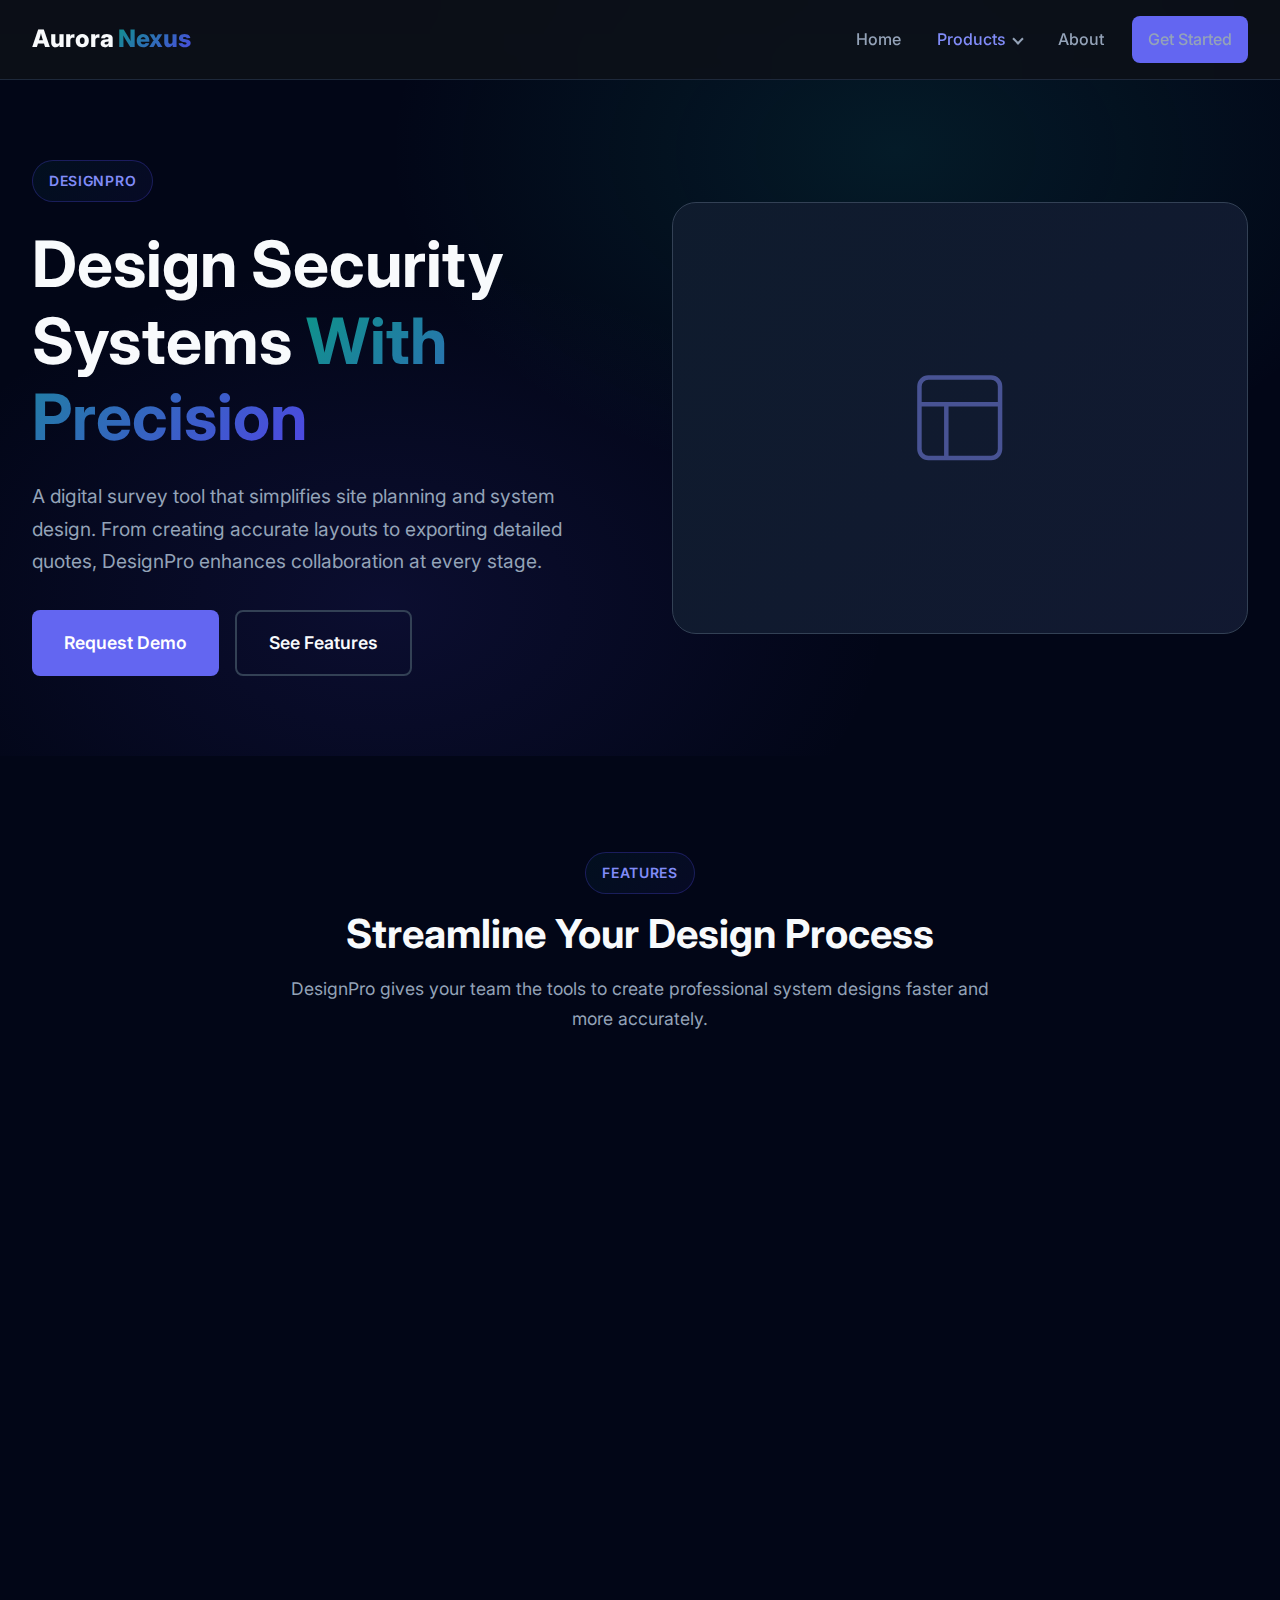
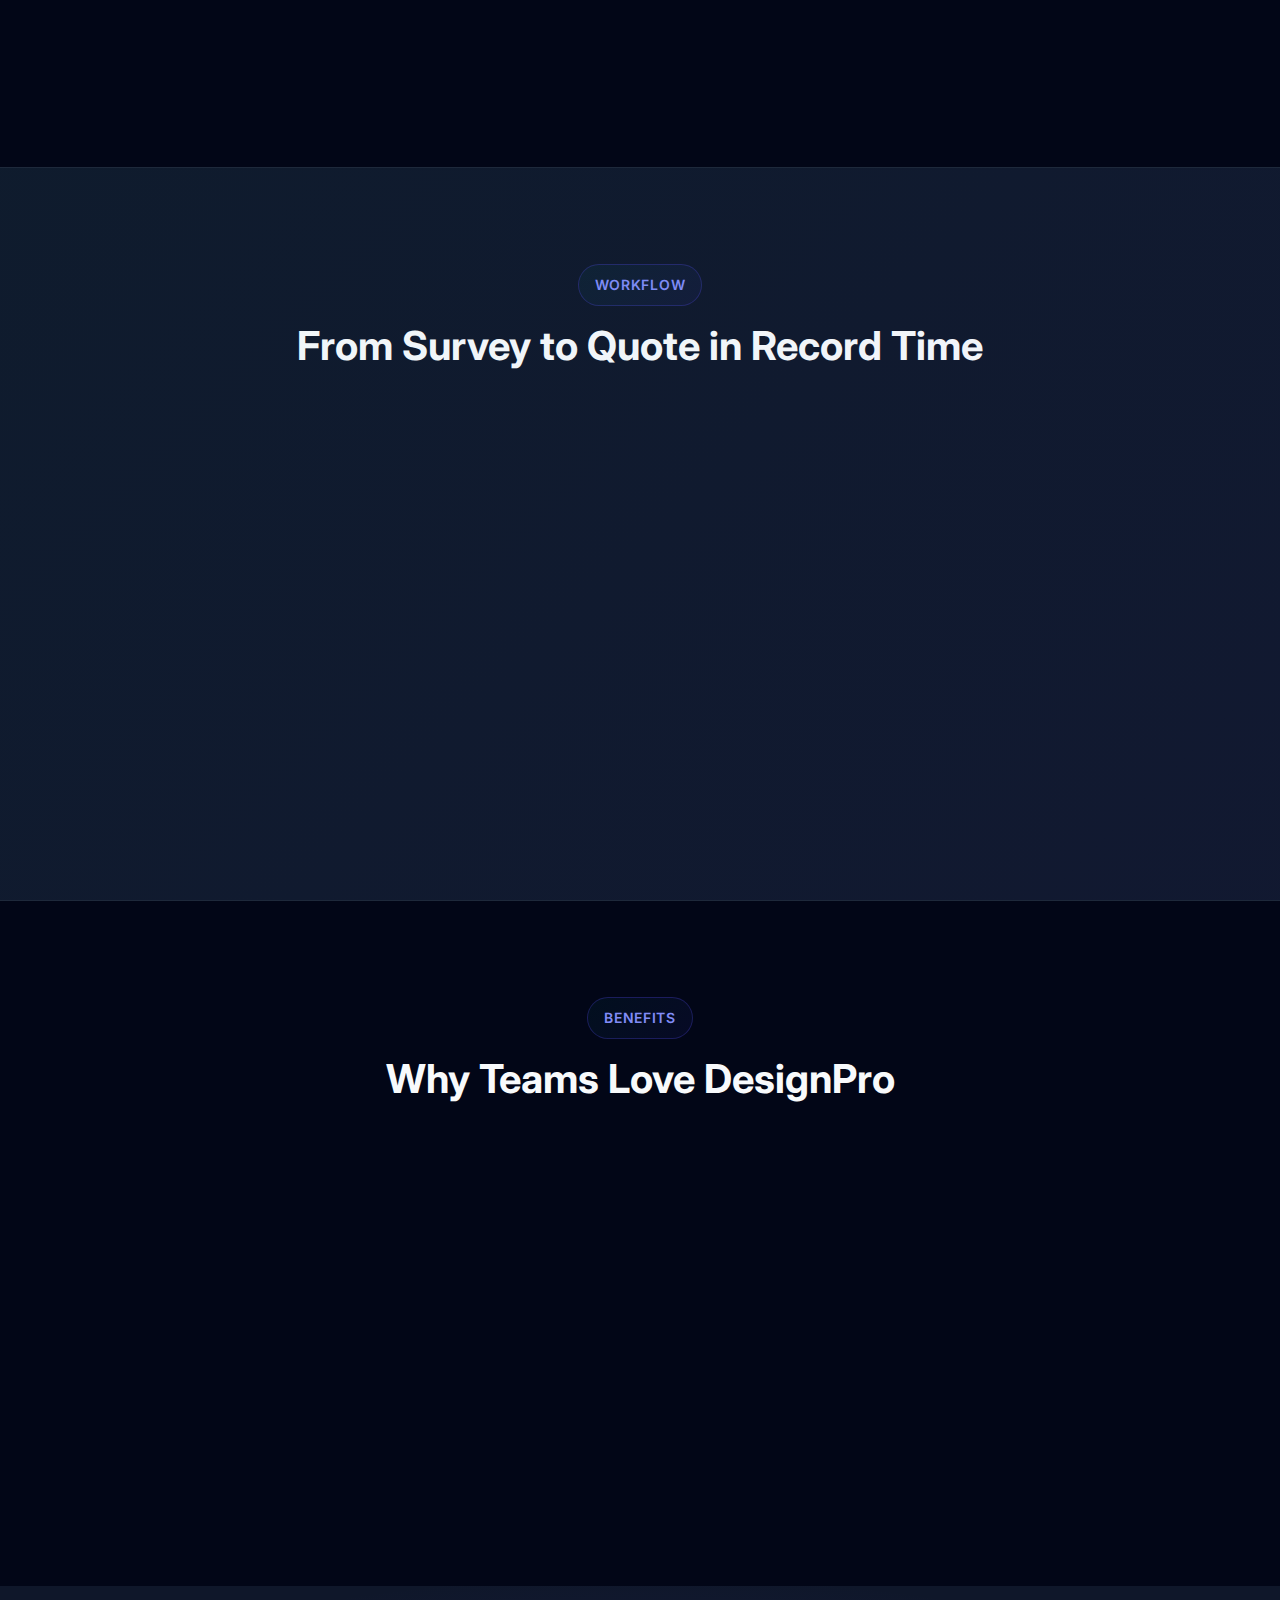
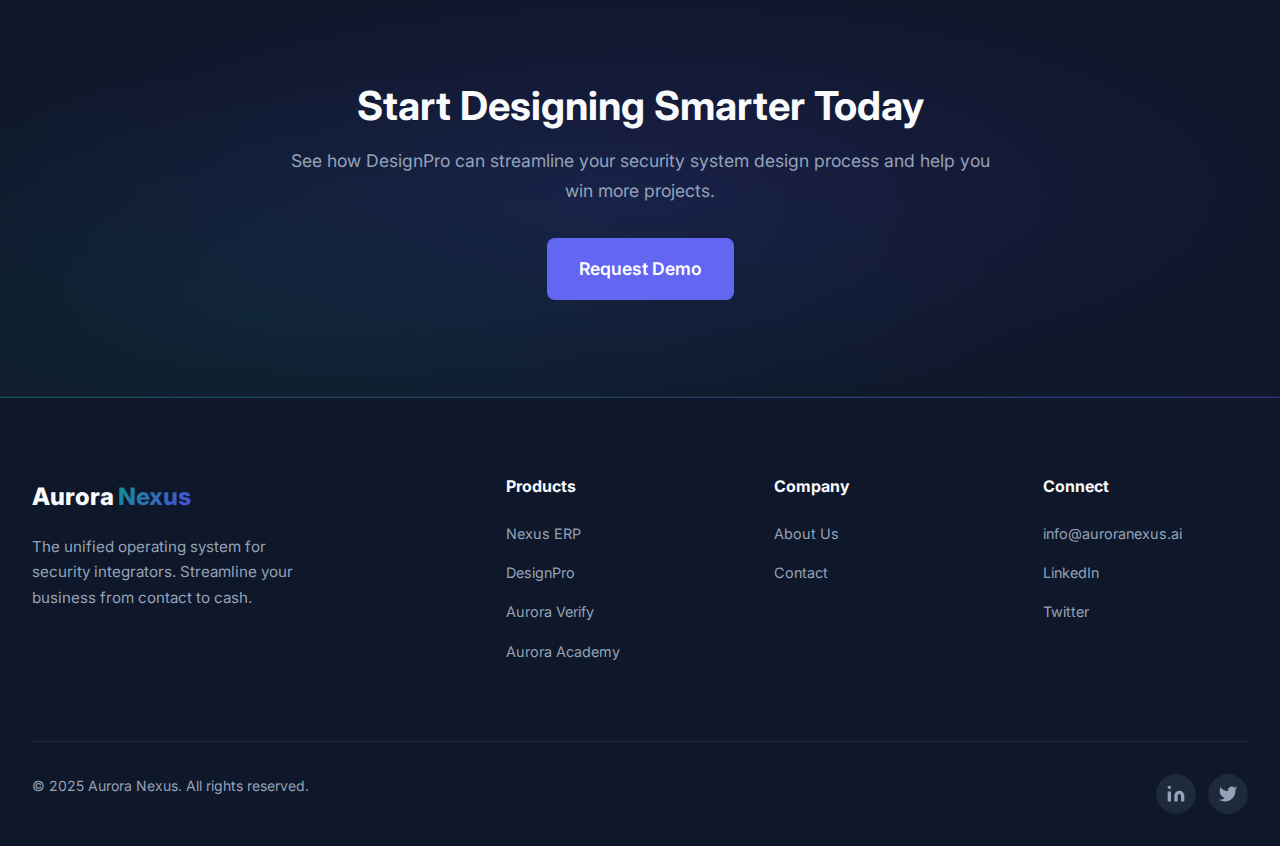
<file: design-pro.html>
<!DOCTYPE html>
<html lang="en">
<head>
  <meta charset="UTF-8">
  <meta name="viewport" content="width=device-width, initial-scale=1.0">
  <meta name="description" content="DesignPro - Digital survey tool that simplifies site planning and system design for security projects.">
  <title>DesignPro | Aurora Nexus</title>
  <link rel="preconnect" href="https://fonts.googleapis.com">
  <link rel="preconnect" href="https://fonts.gstatic.com" crossorigin>
  <link href="https://fonts.googleapis.com/css2?family=Inter:wght@400;500;600;700;800&display=swap" rel="stylesheet">
  <link rel="stylesheet" href="css/styles.css">
</head>
<body>
  <!-- Header -->
  <header>
    <div class="container">
      <nav>
        <a href="index.html" class="logo">Aurora<span>Nexus</span></a>
        <ul class="nav-links">
          <li><a href="index.html">Home</a></li>
          <li class="dropdown">
            <a href="#" class="dropdown-toggle active">Products</a>
            <div class="dropdown-menu">
              <a href="nexus-erp.html">Nexus ERP</a>
              <a href="design-pro.html" class="active">DesignPro</a>
              <a href="aurora-verify.html">Aurora Verify</a>
              <a href="aurora-academy.html">Aurora Academy</a>
            </div>
          </li>
          <li><a href="about.html">About</a></li>
          <li><a href="contact.html" class="btn btn-primary">Get Started</a></li>
        </ul>
        <div class="mobile-toggle">
          <span></span>
          <span></span>
          <span></span>
        </div>
      </nav>
    </div>
  </header>

  <!-- Product Hero -->
  <section class="product-hero">
    <div class="container">
      <div class="product-hero-content">
        <div class="product-hero-text">
          <span class="section-label">DesignPro</span>
          <h1>Design Security Systems <span class="text-gradient">With Precision</span></h1>
          <p>A digital survey tool that simplifies site planning and system design. From creating accurate layouts to exporting detailed quotes, DesignPro enhances collaboration at every stage.</p>
          <div class="hero-buttons">
            <a href="contact.html" class="btn btn-primary btn-large">Request Demo</a>
            <a href="#features" class="btn btn-secondary btn-large">See Features</a>
          </div>
        </div>
        <div class="product-hero-visual">
          <div class="placeholder">
            <svg viewBox="0 0 24 24" fill="none" stroke="currentColor" stroke-width="1">
              <rect x="3" y="3" width="18" height="18" rx="2" ry="2"></rect>
              <line x1="3" y1="9" x2="21" y2="9"></line>
              <line x1="9" y1="21" x2="9" y2="9"></line>
            </svg>
          </div>
        </div>
      </div>
    </div>
  </section>

  <!-- Features -->
  <section id="features">
    <div class="container">
      <div class="section-header">
        <span class="section-label">Features</span>
        <h2>Streamline Your Design Process</h2>
        <p>DesignPro gives your team the tools to create professional system designs faster and more accurately.</p>
      </div>
      <div class="card-grid">
        <div class="card">
          <div class="card-icon">
            <svg width="28" height="28" viewBox="0 0 24 24" fill="none" stroke="currentColor" stroke-width="2">
              <polygon points="1 6 1 22 8 18 16 22 23 18 23 2 16 6 8 2 1 6"></polygon>
              <line x1="8" y1="2" x2="8" y2="18"></line>
              <line x1="16" y1="6" x2="16" y2="22"></line>
            </svg>
          </div>
          <h3>Digital Site Surveys</h3>
          <p>Capture site details digitally with photos, measurements, and notes all in one place.</p>
        </div>
        <div class="card">
          <div class="card-icon">
            <svg width="28" height="28" viewBox="0 0 24 24" fill="none" stroke="currentColor" stroke-width="2">
              <rect x="3" y="3" width="18" height="18" rx="2" ry="2"></rect>
              <circle cx="8.5" cy="8.5" r="1.5"></circle>
              <polyline points="21 15 16 10 5 21"></polyline>
            </svg>
          </div>
          <h3>Floor Plan Integration</h3>
          <p>Import floor plans and blueprints, then overlay your security system design.</p>
        </div>
        <div class="card">
          <div class="card-icon">
            <svg width="28" height="28" viewBox="0 0 24 24" fill="none" stroke="currentColor" stroke-width="2">
              <path d="M21 16V8a2 2 0 0 0-1-1.73l-7-4a2 2 0 0 0-2 0l-7 4A2 2 0 0 0 3 8v8a2 2 0 0 0 1 1.73l7 4a2 2 0 0 0 2 0l7-4A2 2 0 0 0 21 16z"></path>
              <polyline points="3.27 6.96 12 12.01 20.73 6.96"></polyline>
              <line x1="12" y1="22.08" x2="12" y2="12"></line>
            </svg>
          </div>
          <h3>Equipment Library</h3>
          <p>Access a comprehensive library of security equipment with specifications and pricing.</p>
        </div>
        <div class="card">
          <div class="card-icon">
            <svg width="28" height="28" viewBox="0 0 24 24" fill="none" stroke="currentColor" stroke-width="2">
              <path d="M14 2H6a2 2 0 0 0-2 2v16a2 2 0 0 0 2 2h12a2 2 0 0 0 2-2V8z"></path>
              <polyline points="14 2 14 8 20 8"></polyline>
              <line x1="16" y1="13" x2="8" y2="13"></line>
              <line x1="16" y1="17" x2="8" y2="17"></line>
            </svg>
          </div>
          <h3>Automatic Quotes</h3>
          <p>Generate detailed quotes directly from your designs with labor and material costs included.</p>
        </div>
        <div class="card">
          <div class="card-icon">
            <svg width="28" height="28" viewBox="0 0 24 24" fill="none" stroke="currentColor" stroke-width="2">
              <path d="M17 21v-2a4 4 0 0 0-4-4H5a4 4 0 0 0-4 4v2"></path>
              <circle cx="9" cy="7" r="4"></circle>
              <path d="M23 21v-2a4 4 0 0 0-3-3.87"></path>
              <path d="M16 3.13a4 4 0 0 1 0 7.75"></path>
            </svg>
          </div>
          <h3>Team Collaboration</h3>
          <p>Share designs with your team and clients for review and approval in real-time.</p>
        </div>
        <div class="card">
          <div class="card-icon">
            <svg width="28" height="28" viewBox="0 0 24 24" fill="none" stroke="currentColor" stroke-width="2">
              <rect x="2" y="3" width="20" height="14" rx="2" ry="2"></rect>
              <line x1="8" y1="21" x2="16" y2="21"></line>
              <line x1="12" y1="17" x2="12" y2="21"></line>
            </svg>
          </div>
          <h3>Professional Exports</h3>
          <p>Export designs as professional PDFs, CAD files, or directly to your proposal documents.</p>
        </div>
      </div>
    </div>
  </section>

  <!-- Workflow Section -->
  <section class="stats-section">
    <div class="container">
      <div class="section-header">
        <span class="section-label">Workflow</span>
        <h2>From Survey to Quote in Record Time</h2>
      </div>
      <div class="features-grid">
        <div class="feature-item">
          <div class="feature-icon">1</div>
          <div class="feature-content">
            <h4>Survey the Site</h4>
            <p>Capture photos, measurements, and notes during your site visit.</p>
          </div>
        </div>
        <div class="feature-item">
          <div class="feature-icon">2</div>
          <div class="feature-content">
            <h4>Import Floor Plans</h4>
            <p>Upload existing blueprints or create new layouts from scratch.</p>
          </div>
        </div>
        <div class="feature-item">
          <div class="feature-icon">3</div>
          <div class="feature-content">
            <h4>Place Equipment</h4>
            <p>Drag and drop cameras, sensors, and panels onto your layout.</p>
          </div>
        </div>
        <div class="feature-item">
          <div class="feature-icon">4</div>
          <div class="feature-content">
            <h4>Calculate Coverage</h4>
            <p>Visualize camera views and sensor coverage automatically.</p>
          </div>
        </div>
        <div class="feature-item">
          <div class="feature-icon">5</div>
          <div class="feature-content">
            <h4>Generate Quote</h4>
            <p>Create detailed proposals with equipment and labor costs.</p>
          </div>
        </div>
        <div class="feature-item">
          <div class="feature-icon">6</div>
          <div class="feature-content">
            <h4>Win the Job</h4>
            <p>Present professional designs that impress your customers.</p>
          </div>
        </div>
      </div>
    </div>
  </section>

  <!-- Benefits -->
  <section>
    <div class="container">
      <div class="section-header">
        <span class="section-label">Benefits</span>
        <h2>Why Teams Love DesignPro</h2>
      </div>
      <div class="benefits-grid">
        <div class="benefit-card">
          <h4>
            <span class="icon">
              <svg width="24" height="24" viewBox="0 0 24 24" fill="none" stroke="currentColor" stroke-width="2">
                <circle cx="12" cy="12" r="10"></circle>
                <polyline points="12 6 12 12 16 14"></polyline>
              </svg>
            </span>
            Faster Proposals
          </h4>
          <p>Cut proposal creation time by up to 70% with automated quoting from your designs.</p>
        </div>
        <div class="benefit-card">
          <h4>
            <span class="icon">
              <svg width="24" height="24" viewBox="0 0 24 24" fill="none" stroke="currentColor" stroke-width="2">
                <path d="M22 11.08V12a10 10 0 1 1-5.93-9.14"></path>
                <polyline points="22 4 12 14.01 9 11.01"></polyline>
              </svg>
            </span>
            Fewer Errors
          </h4>
          <p>Reduce costly mistakes with accurate measurements and equipment specifications.</p>
        </div>
        <div class="benefit-card">
          <h4>
            <span class="icon">
              <svg width="24" height="24" viewBox="0 0 24 24" fill="none" stroke="currentColor" stroke-width="2">
                <circle cx="12" cy="12" r="10"></circle>
                <line x1="12" y1="8" x2="12" y2="12"></line>
                <line x1="12" y1="16" x2="12.01" y2="16"></line>
              </svg>
            </span>
            Professional Presentations
          </h4>
          <p>Impress clients with polished, detailed system designs and documentation.</p>
        </div>
        <div class="benefit-card">
          <h4>
            <span class="icon">
              <svg width="24" height="24" viewBox="0 0 24 24" fill="none" stroke="currentColor" stroke-width="2">
                <path d="M10 13a5 5 0 0 0 7.54.54l3-3a5 5 0 0 0-7.07-7.07l-1.72 1.71"></path>
                <path d="M14 11a5 5 0 0 0-7.54-.54l-3 3a5 5 0 0 0 7.07 7.07l1.71-1.71"></path>
              </svg>
            </span>
            Seamless Integration
          </h4>
          <p>Works with Nexus ERP for end-to-end project management from design to completion.</p>
        </div>
      </div>
    </div>
  </section>

  <!-- CTA Section -->
  <section class="cta">
    <div class="container">
      <div class="cta-content">
        <h2>Start Designing Smarter Today</h2>
        <p>See how DesignPro can streamline your security system design process and help you win more projects.</p>
        <a href="contact.html" class="btn btn-primary btn-large">Request Demo</a>
      </div>
    </div>
  </section>

  <!-- Footer -->
  <footer>
    <div class="container">
      <div class="footer-content">
        <div class="footer-brand">
          <a href="index.html" class="logo">Aurora<span>Nexus</span></a>
          <p>The unified operating system for security integrators. Streamline your business from contact to cash.</p>
        </div>
        <div class="footer-column">
          <h4>Products</h4>
          <ul>
            <li><a href="nexus-erp.html">Nexus ERP</a></li>
            <li><a href="design-pro.html">DesignPro</a></li>
            <li><a href="aurora-verify.html">Aurora Verify</a></li>
            <li><a href="aurora-academy.html">Aurora Academy</a></li>
          </ul>
        </div>
        <div class="footer-column">
          <h4>Company</h4>
          <ul>
            <li><a href="about.html">About Us</a></li>
            <li><a href="contact.html">Contact</a></li>
          </ul>
        </div>
        <div class="footer-column">
          <h4>Connect</h4>
          <ul>
            <li><a href="mailto:info@auroranexus.ai">info@auroranexus.ai</a></li>
            <li><a href="https://linkedin.com" target="_blank" rel="noopener">LinkedIn</a></li>
            <li><a href="https://twitter.com" target="_blank" rel="noopener">Twitter</a></li>
          </ul>
        </div>
      </div>
      <div class="footer-bottom">
        <p>&copy; 2025 Aurora Nexus. All rights reserved.</p>
        <div class="social-links">
          <a href="https://linkedin.com" target="_blank" rel="noopener" aria-label="LinkedIn">
            <svg width="20" height="20" viewBox="0 0 24 24" fill="currentColor">
              <path d="M16 8a6 6 0 0 1 6 6v7h-4v-7a2 2 0 0 0-2-2 2 2 0 0 0-2 2v7h-4v-7a6 6 0 0 1 6-6z"></path>
              <rect x="2" y="9" width="4" height="12"></rect>
              <circle cx="4" cy="4" r="2"></circle>
            </svg>
          </a>
          <a href="https://twitter.com" target="_blank" rel="noopener" aria-label="Twitter">
            <svg width="20" height="20" viewBox="0 0 24 24" fill="currentColor">
              <path d="M23 3a10.9 10.9 0 0 1-3.14 1.53 4.48 4.48 0 0 0-7.86 3v1A10.66 10.66 0 0 1 3 4s-4 9 5 13a11.64 11.64 0 0 1-7 2c9 5 20 0 20-11.5a4.5 4.5 0 0 0-.08-.83A7.72 7.72 0 0 0 23 3z"></path>
            </svg>
          </a>
        </div>
      </div>
    </div>
  </footer>

  <script src="js/main.js"></script>
</body>
</html>
</file>
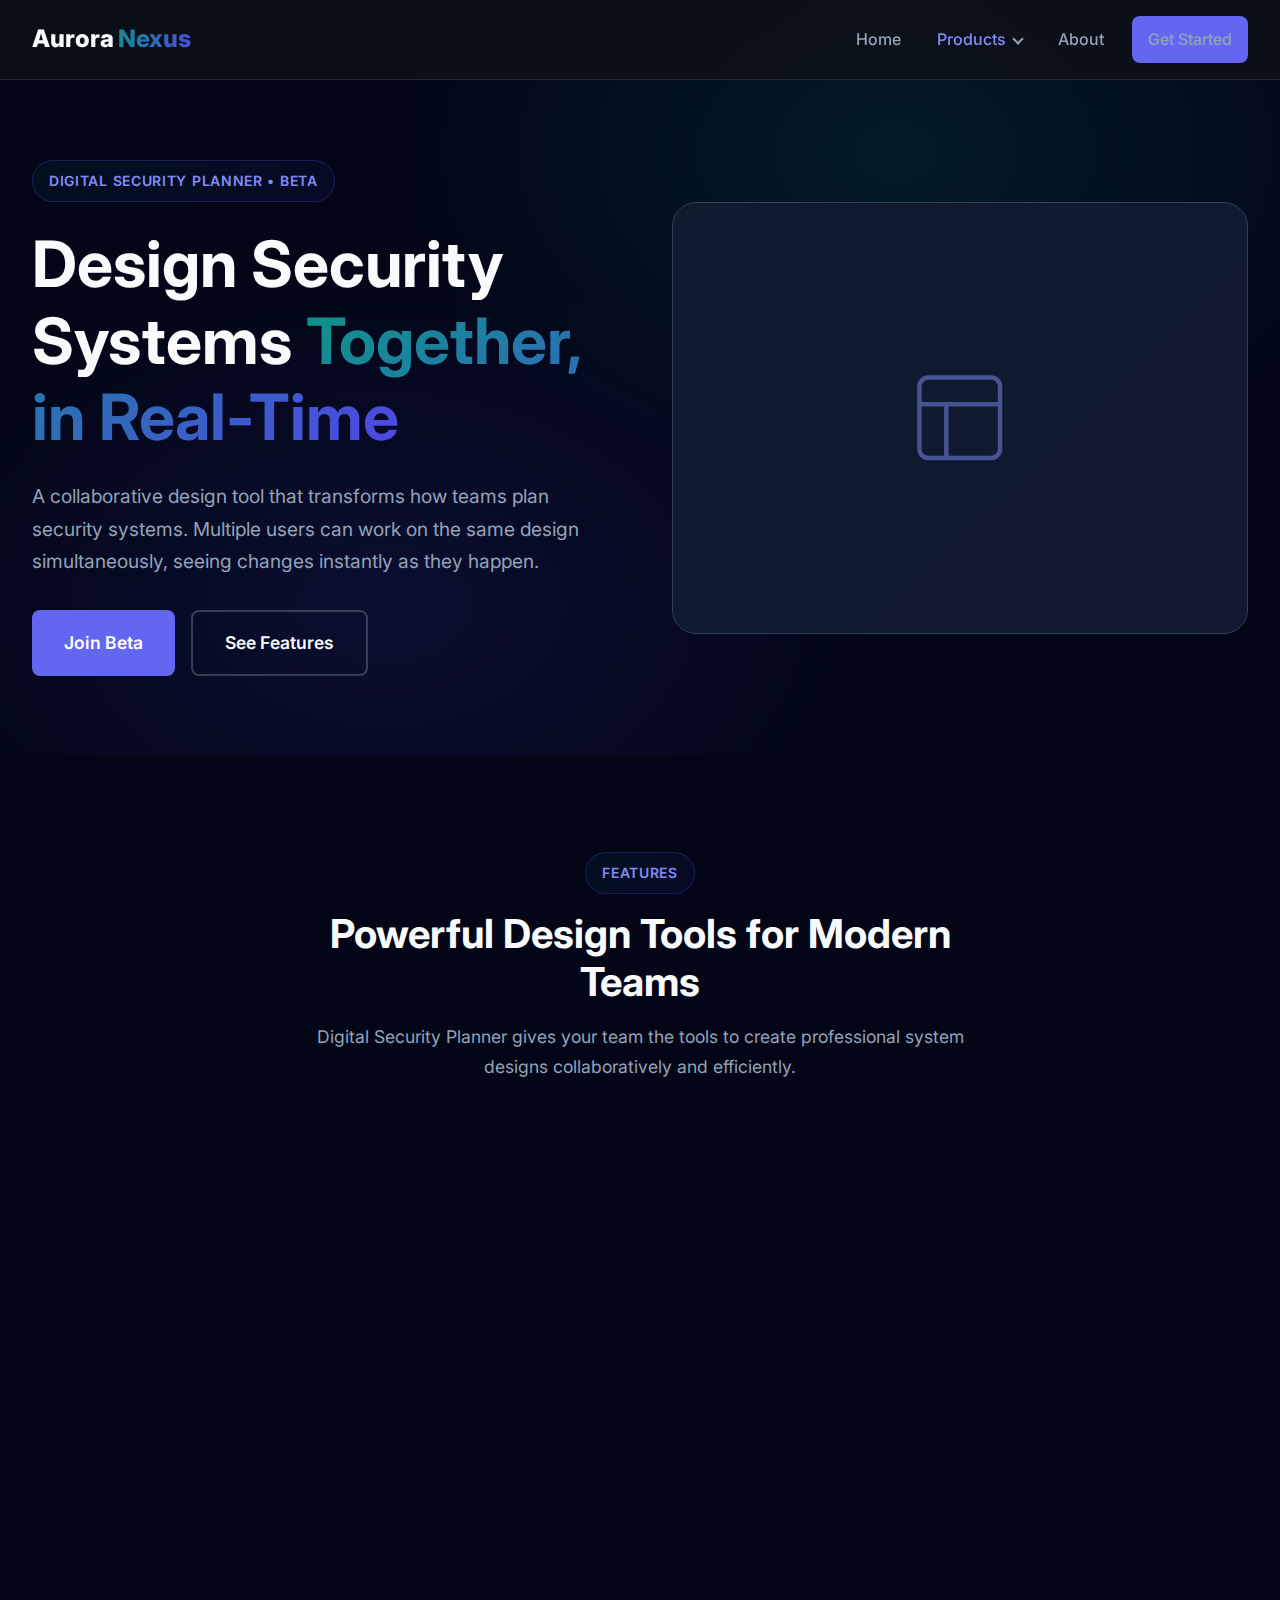
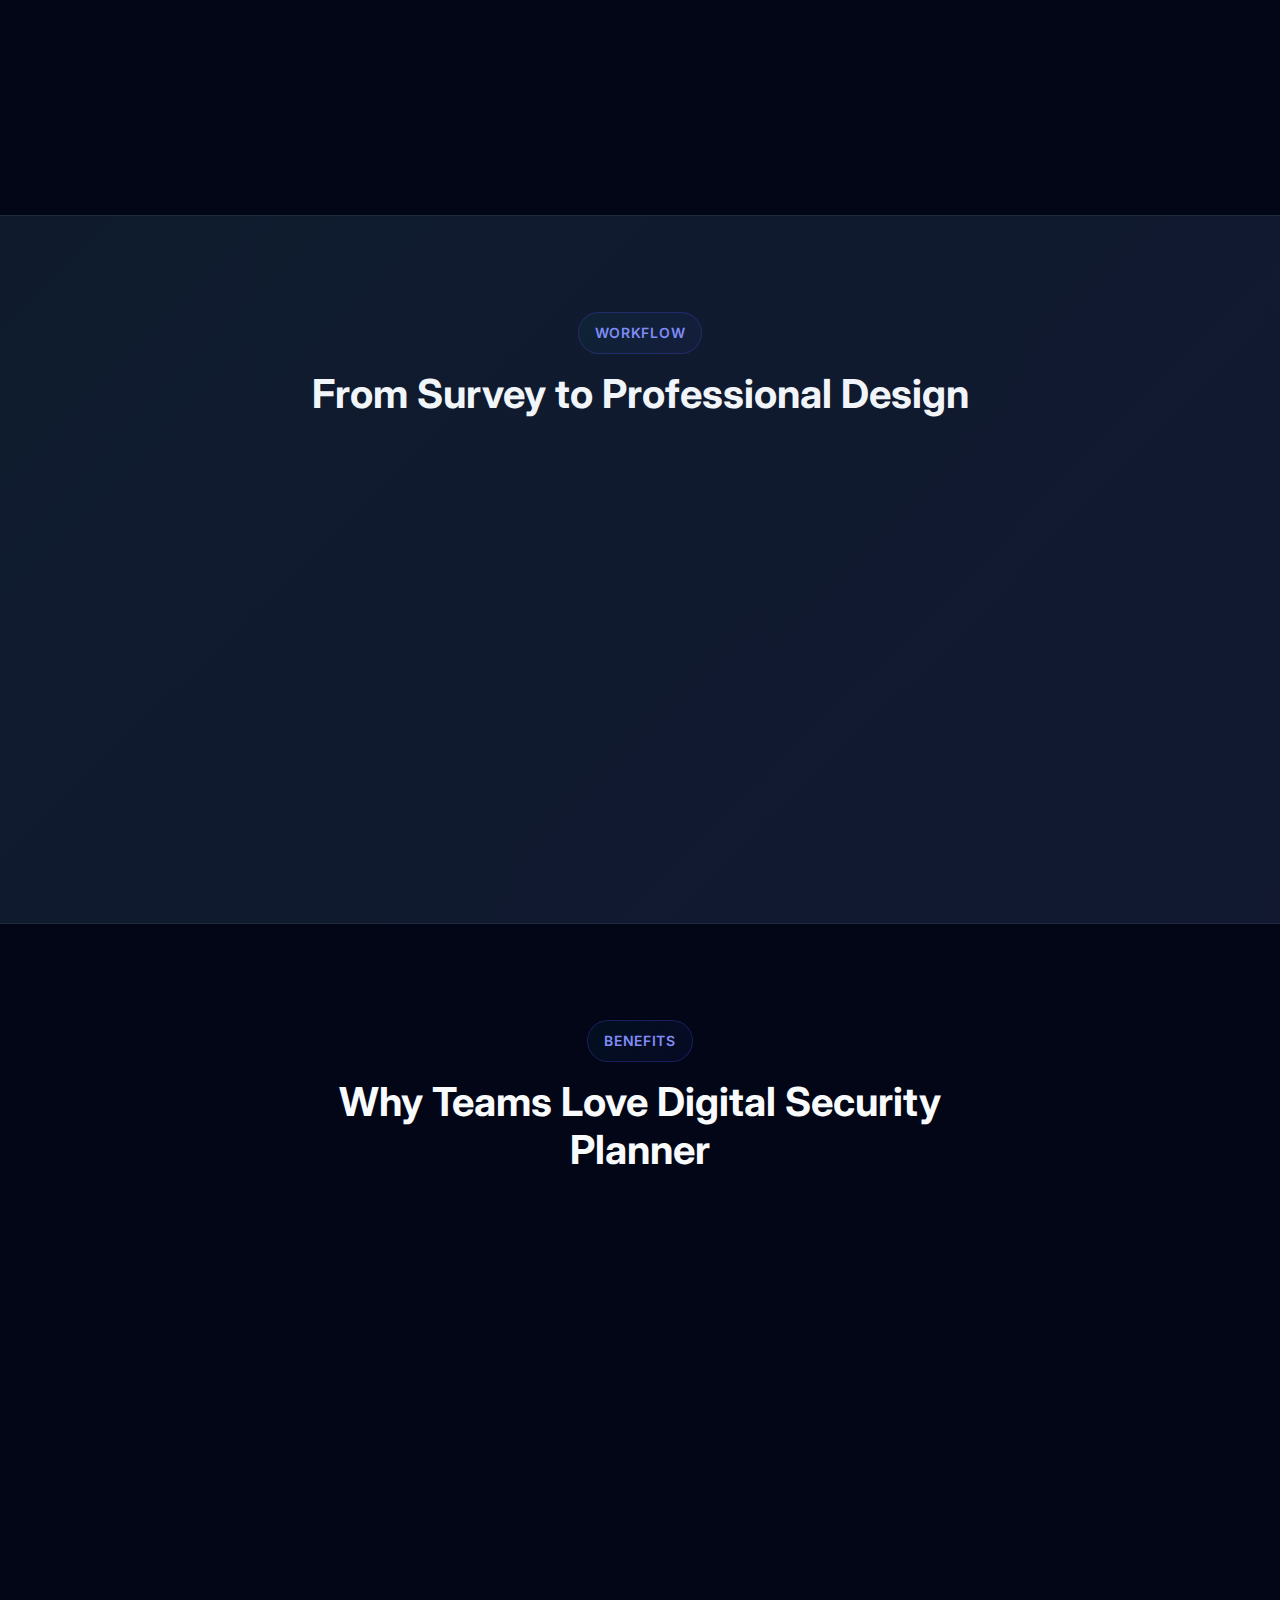
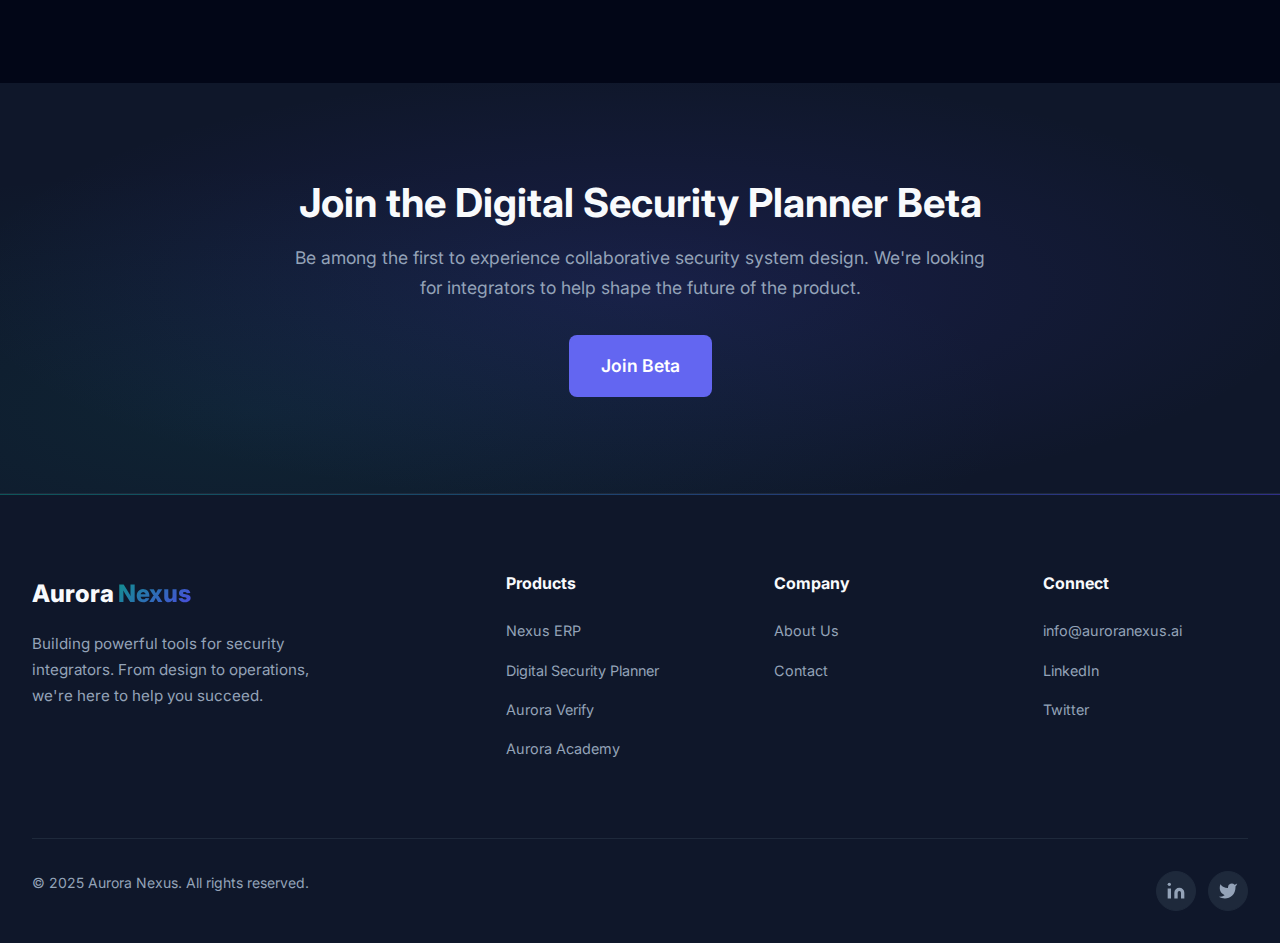
<file: digital-security-planner.html>
<!DOCTYPE html>
<html lang="en">
<head>
  <meta charset="UTF-8">
  <meta name="viewport" content="width=device-width, initial-scale=1.0">
  <meta name="description" content="Digital Security Planner - Collaborative design tool for security system planning with real-time multi-user editing.">
  <title>Digital Security Planner | Aurora Nexus</title>
  <link rel="preconnect" href="https://fonts.googleapis.com">
  <link rel="preconnect" href="https://fonts.gstatic.com" crossorigin>
  <link href="https://fonts.googleapis.com/css2?family=Inter:wght@400;500;600;700;800&display=swap" rel="stylesheet">
  <link rel="stylesheet" href="css/styles.css">
</head>
<body>
  <!-- Header -->
  <header>
    <div class="container">
      <nav>
        <a href="index.html" class="logo">Aurora<span>Nexus</span></a>
        <ul class="nav-links">
          <li><a href="index.html">Home</a></li>
          <li class="dropdown">
            <a href="#" class="dropdown-toggle active">Products</a>
            <div class="dropdown-menu">
              <a href="nexus-erp.html">Nexus ERP</a>
              <a href="digital-security-planner.html" class="active">Digital Security Planner</a>
              <a href="aurora-verify.html">Aurora Verify</a>
              <a href="aurora-academy.html">Aurora Academy</a>
            </div>
          </li>
          <li><a href="about.html">About</a></li>
          <li><a href="contact.html" class="btn btn-primary">Get Started</a></li>
        </ul>
        <div class="mobile-toggle">
          <span></span>
          <span></span>
          <span></span>
        </div>
      </nav>
    </div>
  </header>

  <!-- Product Hero -->
  <section class="product-hero">
    <div class="container">
      <div class="product-hero-content">
        <div class="product-hero-text">
          <span class="section-label">Digital Security Planner &bull; Beta</span>
          <h1>Design Security Systems <span class="text-gradient">Together, in Real-Time</span></h1>
          <p>A collaborative design tool that transforms how teams plan security systems. Multiple users can work on the same design simultaneously, seeing changes instantly as they happen.</p>
          <div class="hero-buttons">
            <a href="contact.html" class="btn btn-primary btn-large">Join Beta</a>
            <a href="#features" class="btn btn-secondary btn-large">See Features</a>
          </div>
        </div>
        <div class="product-hero-visual">
          <div class="placeholder">
            <svg viewBox="0 0 24 24" fill="none" stroke="currentColor" stroke-width="1">
              <rect x="3" y="3" width="18" height="18" rx="2" ry="2"></rect>
              <line x1="3" y1="9" x2="21" y2="9"></line>
              <line x1="9" y1="21" x2="9" y2="9"></line>
            </svg>
          </div>
        </div>
      </div>
    </div>
  </section>

  <!-- Features -->
  <section id="features">
    <div class="container">
      <div class="section-header">
        <span class="section-label">Features</span>
        <h2>Powerful Design Tools for Modern Teams</h2>
        <p>Digital Security Planner gives your team the tools to create professional system designs collaboratively and efficiently.</p>
      </div>
      <div class="card-grid">
        <div class="card">
          <div class="card-icon">
            <svg width="28" height="28" viewBox="0 0 24 24" fill="none" stroke="currentColor" stroke-width="2">
              <polygon points="1 6 1 22 8 18 16 22 23 18 23 2 16 6 8 2 1 6"></polygon>
              <line x1="8" y1="2" x2="8" y2="18"></line>
              <line x1="16" y1="6" x2="16" y2="22"></line>
            </svg>
          </div>
          <h3>Digital Site Surveys</h3>
          <p>Capture site details digitally with photos, measurements, and notes all in one place.</p>
        </div>
        <div class="card">
          <div class="card-icon">
            <svg width="28" height="28" viewBox="0 0 24 24" fill="none" stroke="currentColor" stroke-width="2">
              <rect x="3" y="3" width="18" height="18" rx="2" ry="2"></rect>
              <circle cx="8.5" cy="8.5" r="1.5"></circle>
              <polyline points="21 15 16 10 5 21"></polyline>
            </svg>
          </div>
          <h3>Floor Plan Integration</h3>
          <p>Import floor plans and blueprints, then overlay your security system design.</p>
        </div>
        <div class="card">
          <div class="card-icon">
            <svg width="28" height="28" viewBox="0 0 24 24" fill="none" stroke="currentColor" stroke-width="2">
              <path d="M21 16V8a2 2 0 0 0-1-1.73l-7-4a2 2 0 0 0-2 0l-7 4A2 2 0 0 0 3 8v8a2 2 0 0 0 1 1.73l7 4a2 2 0 0 0 2 0l7-4A2 2 0 0 0 21 16z"></path>
              <polyline points="3.27 6.96 12 12.01 20.73 6.96"></polyline>
              <line x1="12" y1="22.08" x2="12" y2="12"></line>
            </svg>
          </div>
          <h3>Equipment Library</h3>
          <p>Access a comprehensive library of security equipment with detailed specifications.</p>
        </div>
        <div class="card">
          <div class="card-icon">
            <svg width="28" height="28" viewBox="0 0 24 24" fill="none" stroke="currentColor" stroke-width="2">
              <path d="M17 21v-2a4 4 0 0 0-4-4H5a4 4 0 0 0-4 4v2"></path>
              <circle cx="9" cy="7" r="4"></circle>
              <path d="M23 21v-2a4 4 0 0 0-3-3.87"></path>
              <path d="M16 3.13a4 4 0 0 1 0 7.75"></path>
            </svg>
          </div>
          <h3>Real-Time Collaboration</h3>
          <p>Multiple team members can view and edit the same design simultaneously, with changes appearing instantly for everyone.</p>
        </div>
        <div class="card">
          <div class="card-icon">
            <svg width="28" height="28" viewBox="0 0 24 24" fill="none" stroke="currentColor" stroke-width="2">
              <circle cx="12" cy="12" r="10"></circle>
              <circle cx="12" cy="12" r="6"></circle>
              <circle cx="12" cy="12" r="2"></circle>
            </svg>
          </div>
          <h3>Coverage Visualization</h3>
          <p>See camera fields of view and sensor coverage areas rendered automatically on your layouts.</p>
        </div>
        <div class="card">
          <div class="card-icon">
            <svg width="28" height="28" viewBox="0 0 24 24" fill="none" stroke="currentColor" stroke-width="2">
              <path d="M14 2H6a2 2 0 0 0-2 2v16a2 2 0 0 0 2 2h12a2 2 0 0 0 2-2V8z"></path>
              <polyline points="14 2 14 8 20 8"></polyline>
              <line x1="16" y1="13" x2="8" y2="13"></line>
              <line x1="16" y1="17" x2="8" y2="17"></line>
            </svg>
          </div>
          <h3>Professional Exports</h3>
          <p>Export your completed designs as high-quality PDF documents or JPEG images for proposals and documentation.</p>
        </div>
      </div>
    </div>
  </section>

  <!-- Workflow Section -->
  <section class="stats-section">
    <div class="container">
      <div class="section-header">
        <span class="section-label">Workflow</span>
        <h2>From Survey to Professional Design</h2>
      </div>
      <div class="features-grid">
        <div class="feature-item">
          <div class="feature-icon">1</div>
          <div class="feature-content">
            <h4>Survey the Site</h4>
            <p>Capture photos, measurements, and notes during your site visit.</p>
          </div>
        </div>
        <div class="feature-item">
          <div class="feature-icon">2</div>
          <div class="feature-content">
            <h4>Import Floor Plans</h4>
            <p>Upload existing blueprints or create new layouts from scratch.</p>
          </div>
        </div>
        <div class="feature-item">
          <div class="feature-icon">3</div>
          <div class="feature-content">
            <h4>Place Equipment</h4>
            <p>Drag and drop cameras, sensors, and panels onto your layout.</p>
          </div>
        </div>
        <div class="feature-item">
          <div class="feature-icon">4</div>
          <div class="feature-content">
            <h4>Collaborate in Real-Time</h4>
            <p>Work together with your team, seeing everyone's changes instantly.</p>
          </div>
        </div>
        <div class="feature-item">
          <div class="feature-icon">5</div>
          <div class="feature-content">
            <h4>Visualize Coverage</h4>
            <p>View camera angles and sensor coverage rendered on your design.</p>
          </div>
        </div>
        <div class="feature-item">
          <div class="feature-icon">6</div>
          <div class="feature-content">
            <h4>Export &amp; Present</h4>
            <p>Generate professional PDF or JPEG exports to share with clients.</p>
          </div>
        </div>
      </div>
    </div>
  </section>

  <!-- Benefits -->
  <section>
    <div class="container">
      <div class="section-header">
        <span class="section-label">Benefits</span>
        <h2>Why Teams Love Digital Security Planner</h2>
      </div>
      <div class="benefits-grid">
        <div class="benefit-card">
          <h4>
            <span class="icon">
              <svg width="24" height="24" viewBox="0 0 24 24" fill="none" stroke="currentColor" stroke-width="2">
                <path d="M17 21v-2a4 4 0 0 0-4-4H5a4 4 0 0 0-4 4v2"></path>
                <circle cx="9" cy="7" r="4"></circle>
                <path d="M23 21v-2a4 4 0 0 0-3-3.87"></path>
                <path d="M16 3.13a4 4 0 0 1 0 7.75"></path>
              </svg>
            </span>
            True Real-Time Collaboration
          </h4>
          <p>Multiple users can work on the same design at the same time. See cursors move, watch changes appear instantly, and collaborate as if you were in the same room.</p>
        </div>
        <div class="benefit-card">
          <h4>
            <span class="icon">
              <svg width="24" height="24" viewBox="0 0 24 24" fill="none" stroke="currentColor" stroke-width="2">
                <path d="M22 11.08V12a10 10 0 1 1-5.93-9.14"></path>
                <polyline points="22 4 12 14.01 9 11.01"></polyline>
              </svg>
            </span>
            Fewer Errors
          </h4>
          <p>Reduce costly mistakes with accurate measurements, equipment specifications, and automatic coverage visualization.</p>
        </div>
        <div class="benefit-card">
          <h4>
            <span class="icon">
              <svg width="24" height="24" viewBox="0 0 24 24" fill="none" stroke="currentColor" stroke-width="2">
                <circle cx="12" cy="12" r="10"></circle>
                <line x1="12" y1="8" x2="12" y2="12"></line>
                <line x1="12" y1="16" x2="12.01" y2="16"></line>
              </svg>
            </span>
            Professional Presentations
          </h4>
          <p>Impress clients with polished, detailed system designs exported as professional PDF or JPEG documents.</p>
        </div>
        <div class="benefit-card">
          <h4>
            <span class="icon">
              <svg width="24" height="24" viewBox="0 0 24 24" fill="none" stroke="currentColor" stroke-width="2">
                <path d="M10 13a5 5 0 0 0 7.54.54l3-3a5 5 0 0 0-7.07-7.07l-1.72 1.71"></path>
                <path d="M14 11a5 5 0 0 0-7.54-.54l-3 3a5 5 0 0 0 7.07 7.07l1.71-1.71"></path>
              </svg>
            </span>
            Future Nexus Integration
          </h4>
          <p>Planned integration with Nexus ERP will eventually enable seamless handoff from design to project management.</p>
        </div>
      </div>
    </div>
  </section>

  <!-- CTA Section -->
  <section class="cta">
    <div class="container">
      <div class="cta-content">
        <h2>Join the Digital Security Planner Beta</h2>
        <p>Be among the first to experience collaborative security system design. We're looking for integrators to help shape the future of the product.</p>
        <a href="contact.html" class="btn btn-primary btn-large">Join Beta</a>
      </div>
    </div>
  </section>

  <!-- Footer -->
  <footer>
    <div class="container">
      <div class="footer-content">
        <div class="footer-brand">
          <a href="index.html" class="logo">Aurora<span>Nexus</span></a>
          <p>Building powerful tools for security integrators. From design to operations, we're here to help you succeed.</p>
        </div>
        <div class="footer-column">
          <h4>Products</h4>
          <ul>
            <li><a href="nexus-erp.html">Nexus ERP</a></li>
            <li><a href="digital-security-planner.html">Digital Security Planner</a></li>
            <li><a href="aurora-verify.html">Aurora Verify</a></li>
            <li><a href="aurora-academy.html">Aurora Academy</a></li>
          </ul>
        </div>
        <div class="footer-column">
          <h4>Company</h4>
          <ul>
            <li><a href="about.html">About Us</a></li>
            <li><a href="contact.html">Contact</a></li>
          </ul>
        </div>
        <div class="footer-column">
          <h4>Connect</h4>
          <ul>
            <li><a href="mailto:info@auroranexus.ai">info@auroranexus.ai</a></li>
            <li><a href="https://linkedin.com" target="_blank" rel="noopener">LinkedIn</a></li>
            <li><a href="https://twitter.com" target="_blank" rel="noopener">Twitter</a></li>
          </ul>
        </div>
      </div>
      <div class="footer-bottom">
        <p>&copy; 2025 Aurora Nexus. All rights reserved.</p>
        <div class="social-links">
          <a href="https://linkedin.com" target="_blank" rel="noopener" aria-label="LinkedIn">
            <svg width="20" height="20" viewBox="0 0 24 24" fill="currentColor">
              <path d="M16 8a6 6 0 0 1 6 6v7h-4v-7a2 2 0 0 0-2-2 2 2 0 0 0-2 2v7h-4v-7a6 6 0 0 1 6-6z"></path>
              <rect x="2" y="9" width="4" height="12"></rect>
              <circle cx="4" cy="4" r="2"></circle>
            </svg>
          </a>
          <a href="https://twitter.com" target="_blank" rel="noopener" aria-label="Twitter">
            <svg width="20" height="20" viewBox="0 0 24 24" fill="currentColor">
              <path d="M23 3a10.9 10.9 0 0 1-3.14 1.53 4.48 4.48 0 0 0-7.86 3v1A10.66 10.66 0 0 1 3 4s-4 9 5 13a11.64 11.64 0 0 1-7 2c9 5 20 0 20-11.5a4.5 4.5 0 0 0-.08-.83A7.72 7.72 0 0 0 23 3z"></path>
            </svg>
          </a>
        </div>
      </div>
    </div>
  </footer>

  <script src="js/main.js"></script>
</body>
</html>
</file>
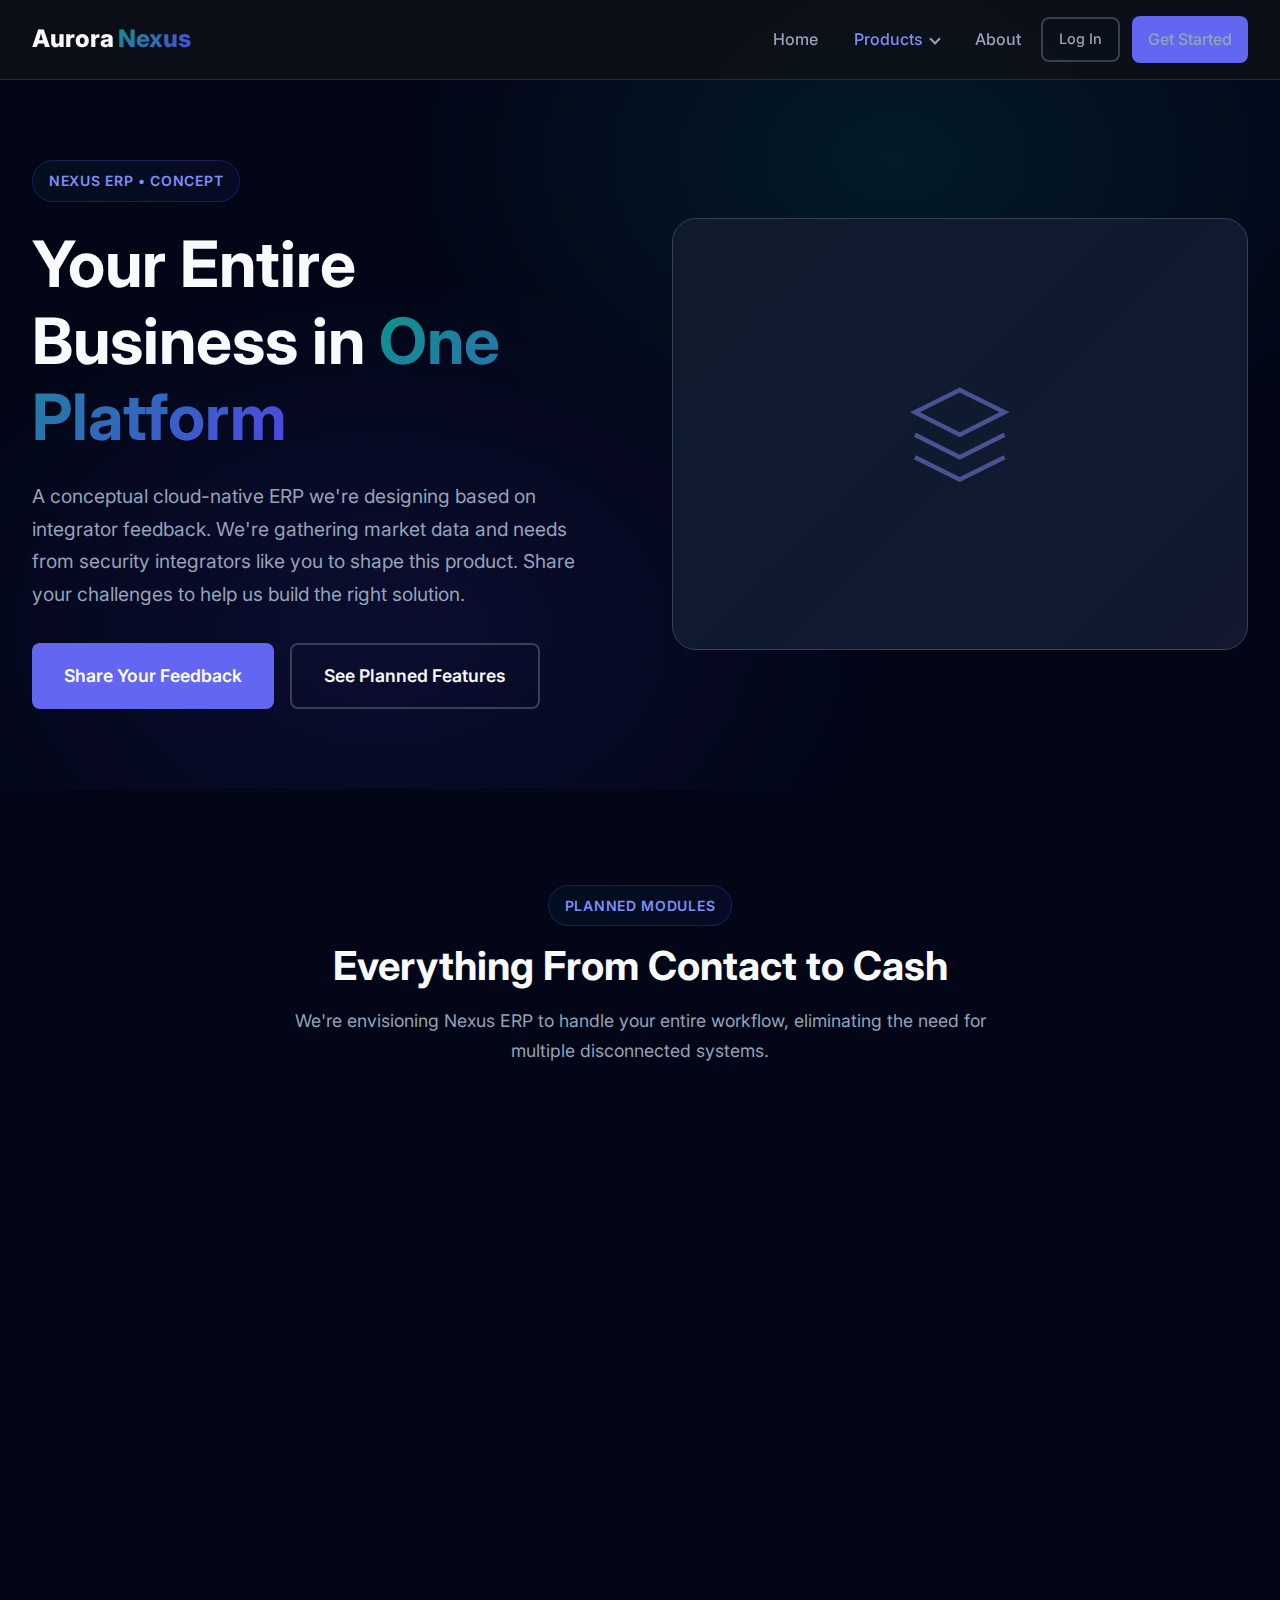
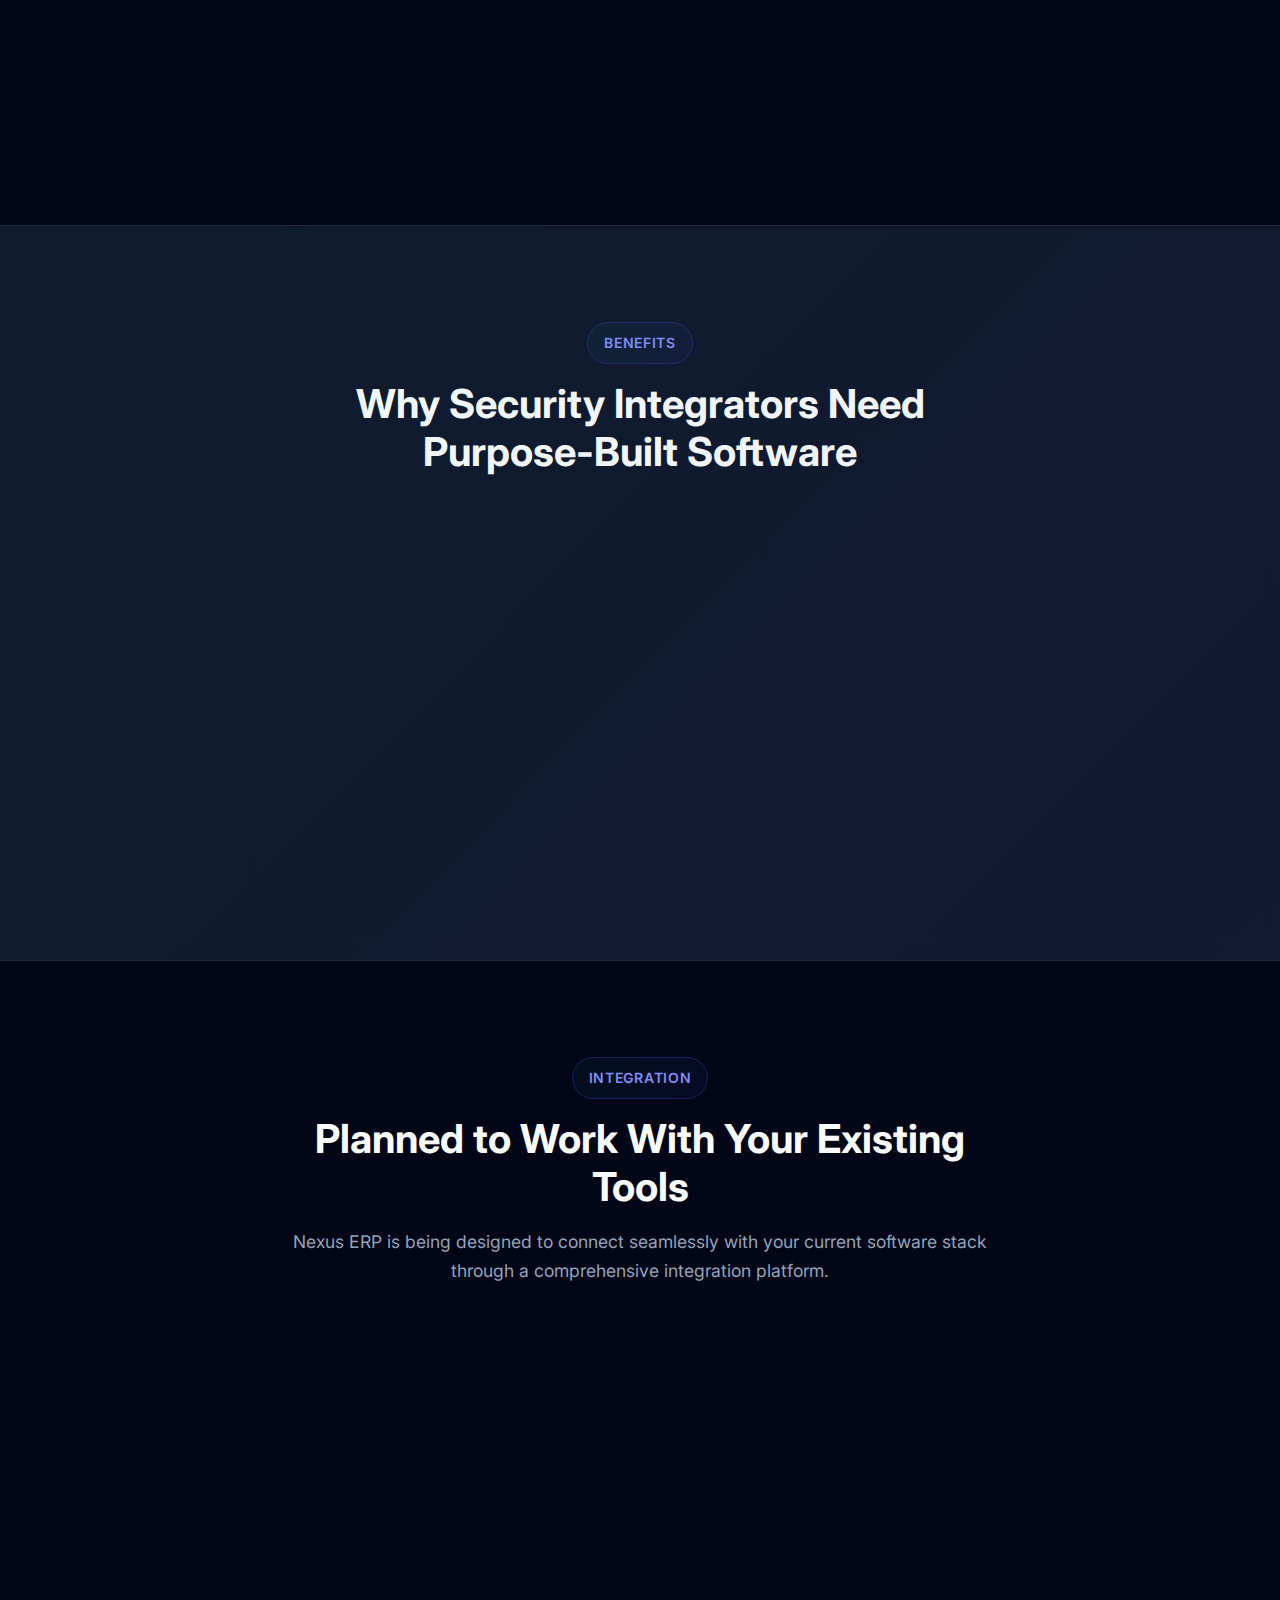
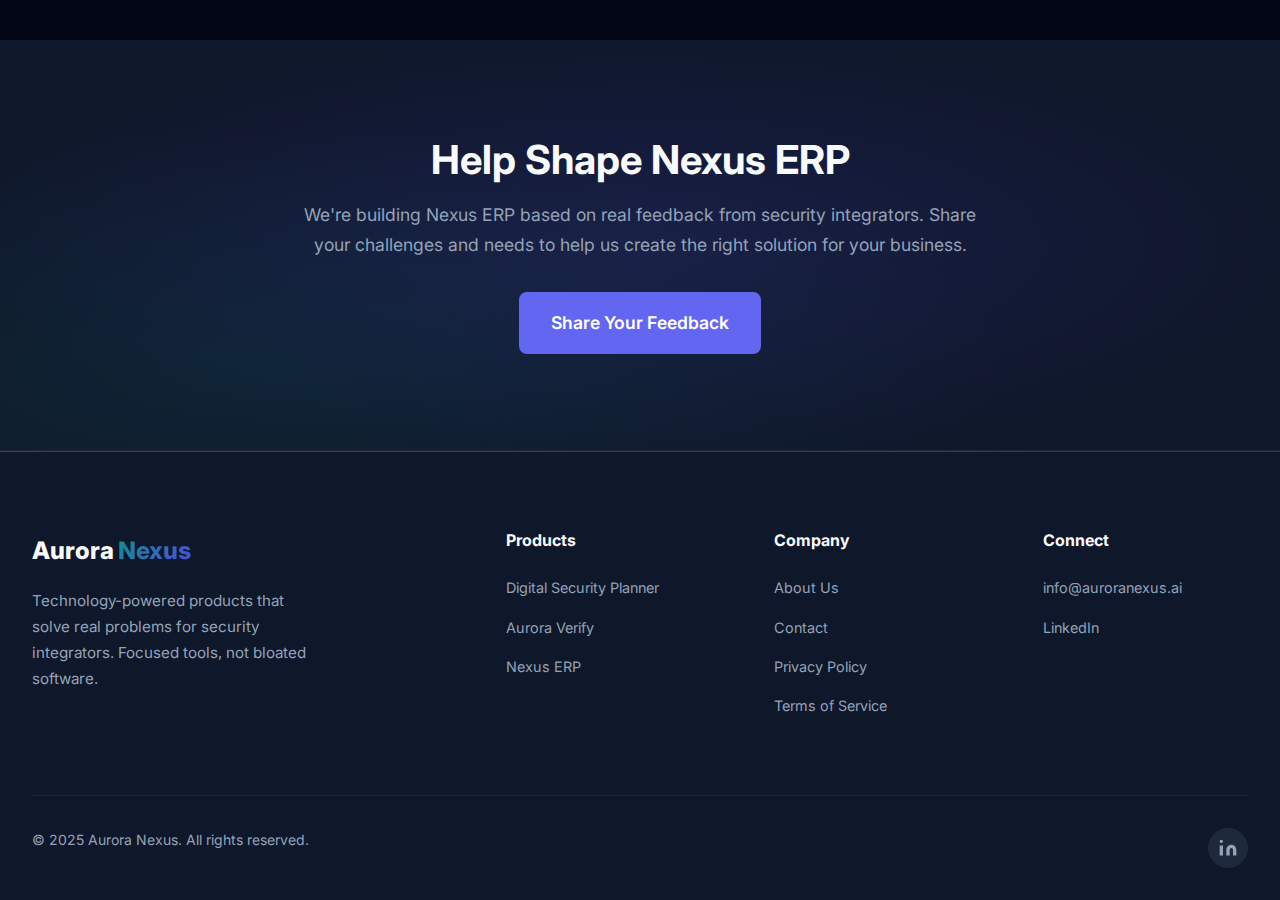
<file: nexus-erp.html>
<!DOCTYPE html>
<html lang="en">
<head>
  <meta charset="UTF-8">
  <meta name="viewport" content="width=device-width, initial-scale=1.0">
  <meta name="description" content="Nexus ERP - A conceptual cloud-native ERP platform we're designing based on integrator feedback. Share your needs to help shape this product.">
  <title>Nexus ERP | Aurora Nexus</title>
  <link rel="preconnect" href="https://fonts.googleapis.com">
  <link rel="preconnect" href="https://fonts.gstatic.com" crossorigin>
  <link href="https://fonts.googleapis.com/css2?family=Inter:wght@400;500;600;700;800&display=swap" rel="stylesheet">
  <link rel="stylesheet" href="css/styles.css">
</head>
<body>
  <!-- Header -->
  <header>
    <div class="container">
      <nav>
        <a href="index.html" class="logo">Aurora<span>Nexus</span></a>
        <ul class="nav-links">
          <li><a href="index.html">Home</a></li>
          <li class="dropdown">
            <a href="#" class="dropdown-toggle active">Products</a>
            <div class="dropdown-menu">
              <a href="digital-security-planner.html">Digital Security Planner</a>
              <a href="aurora-verify.html">Aurora Verify</a>
              <a href="nexus-erp.html" class="active">Nexus ERP</a>
            </div>
          </li>
          <li><a href="about.html">About</a></li>
          <li><a href="https://app.auroranexus.ai" class="btn btn-secondary btn-login" target="_blank" rel="noopener">Log In</a></li>
          <li><a href="contact.html" class="btn btn-primary">Get Started</a></li>
        </ul>
        <div class="mobile-toggle">
          <span></span>
          <span></span>
          <span></span>
        </div>
      </nav>
    </div>
  </header>

  <!-- Product Hero -->
  <section class="product-hero">
    <div class="container">
      <div class="product-hero-content">
        <div class="product-hero-text">
          <span class="section-label">Nexus ERP &bull; Concept</span>
          <h1>Your Entire Business in <span class="text-gradient">One Platform</span></h1>
          <p>A conceptual cloud-native ERP we're designing based on integrator feedback. We're gathering market data and needs from security integrators like you to shape this product. Share your challenges to help us build the right solution.</p>
          <div class="hero-buttons">
            <a href="contact.html" class="btn btn-primary btn-large">Share Your Feedback</a>
            <a href="#features" class="btn btn-secondary btn-large">See Planned Features</a>
          </div>
        </div>
        <div class="product-hero-visual">
          <div class="placeholder">
            <svg viewBox="0 0 24 24" fill="none" stroke="currentColor" stroke-width="1">
              <polygon points="12 2 2 7 12 12 22 7 12 2"></polygon>
              <polyline points="2 17 12 22 22 17"></polyline>
              <polyline points="2 12 12 17 22 12"></polyline>
            </svg>
          </div>
        </div>
      </div>
    </div>
  </section>

  <!-- Planned Modules -->
  <section id="features">
    <div class="container">
      <div class="section-header">
        <span class="section-label">Planned Modules</span>
        <h2>Everything From Contact to Cash</h2>
        <p>We're envisioning Nexus ERP to handle your entire workflow, eliminating the need for multiple disconnected systems.</p>
      </div>
      <div class="card-grid">
        <div class="card">
          <div class="card-icon">
            <svg width="28" height="28" viewBox="0 0 24 24" fill="none" stroke="currentColor" stroke-width="2">
              <path d="M17 21v-2a4 4 0 0 0-4-4H5a4 4 0 0 0-4 4v2"></path>
              <circle cx="9" cy="7" r="4"></circle>
              <path d="M23 21v-2a4 4 0 0 0-3-3.87"></path>
              <path d="M16 3.13a4 4 0 0 1 0 7.75"></path>
            </svg>
          </div>
          <h3>Sales & CRM</h3>
          <p>Track leads, manage opportunities, and convert prospects into customers with built-in CRM capabilities.</p>
        </div>
        <div class="card">
          <div class="card-icon">
            <svg width="28" height="28" viewBox="0 0 24 24" fill="none" stroke="currentColor" stroke-width="2">
              <path d="M14 2H6a2 2 0 0 0-2 2v16a2 2 0 0 0 2 2h12a2 2 0 0 0 2-2V8z"></path>
              <polyline points="14 2 14 8 20 8"></polyline>
              <line x1="16" y1="13" x2="8" y2="13"></line>
              <line x1="16" y1="17" x2="8" y2="17"></line>
            </svg>
          </div>
          <h3>Quoting</h3>
          <p>Create professional quotes quickly with integrated pricing, labor rates, and equipment catalogs.</p>
        </div>
        <div class="card">
          <div class="card-icon">
            <svg width="28" height="28" viewBox="0 0 24 24" fill="none" stroke="currentColor" stroke-width="2">
              <rect x="3" y="4" width="18" height="18" rx="2" ry="2"></rect>
              <line x1="16" y1="2" x2="16" y2="6"></line>
              <line x1="8" y1="2" x2="8" y2="6"></line>
              <line x1="3" y1="10" x2="21" y2="10"></line>
            </svg>
          </div>
          <h3>Project Management</h3>
          <p>Plan, schedule, and track projects from start to finish with resource allocation and milestone tracking.</p>
        </div>
        <div class="card">
          <div class="card-icon">
            <svg width="28" height="28" viewBox="0 0 24 24" fill="none" stroke="currentColor" stroke-width="2">
              <path d="M14.7 6.3a1 1 0 0 0 0 1.4l1.6 1.6a1 1 0 0 0 1.4 0l3.77-3.77a6 6 0 0 1-7.94 7.94l-6.91 6.91a2.12 2.12 0 0 1-3-3l6.91-6.91a6 6 0 0 1 7.94-7.94l-3.76 3.76z"></path>
            </svg>
          </div>
          <h3>Service & Dispatch</h3>
          <p>Manage service calls, dispatch technicians, and track work orders with real-time field updates.</p>
        </div>
        <div class="card">
          <div class="card-icon">
            <svg width="28" height="28" viewBox="0 0 24 24" fill="none" stroke="currentColor" stroke-width="2">
              <line x1="12" y1="1" x2="12" y2="23"></line>
              <path d="M17 5H9.5a3.5 3.5 0 0 0 0 7h5a3.5 3.5 0 0 1 0 7H6"></path>
            </svg>
          </div>
          <h3>Accounting</h3>
          <p>Integrated financial management with invoicing, payments, and reporting all in one place.</p>
        </div>
        <div class="card">
          <div class="card-icon">
            <svg width="28" height="28" viewBox="0 0 24 24" fill="none" stroke="currentColor" stroke-width="2">
              <line x1="18" y1="20" x2="18" y2="10"></line>
              <line x1="12" y1="20" x2="12" y2="4"></line>
              <line x1="6" y1="20" x2="6" y2="14"></line>
            </svg>
          </div>
          <h3>Business Intelligence</h3>
          <p>Real-time dashboards and reports give you complete visibility into every aspect of your operation.</p>
        </div>
      </div>
    </div>
  </section>

  <!-- Benefits -->
  <section class="stats-section">
    <div class="container">
      <div class="section-header">
        <span class="section-label">Benefits</span>
        <h2>Why Security Integrators Need Purpose-Built Software</h2>
      </div>
      <div class="benefits-grid">
        <div class="benefit-card">
          <h4>
            <span class="icon">
              <svg width="24" height="24" viewBox="0 0 24 24" fill="none" stroke="currentColor" stroke-width="2">
                <polyline points="22 12 18 12 15 21 9 3 6 12 2 12"></polyline>
              </svg>
            </span>
            Single Source of Truth
          </h4>
          <p>No more switching between disconnected systems. All your data lives in one place, always accurate and up-to-date.</p>
        </div>
        <div class="benefit-card">
          <h4>
            <span class="icon">
              <svg width="24" height="24" viewBox="0 0 24 24" fill="none" stroke="currentColor" stroke-width="2">
                <circle cx="12" cy="12" r="10"></circle>
                <polyline points="12 6 12 12 16 14"></polyline>
              </svg>
            </span>
            Eliminate Double Entry
          </h4>
          <p>Data flows automatically from quote to project to invoice. Enter information once and it's available everywhere.</p>
        </div>
        <div class="benefit-card">
          <h4>
            <span class="icon">
              <svg width="24" height="24" viewBox="0 0 24 24" fill="none" stroke="currentColor" stroke-width="2">
                <path d="M21 16V8a2 2 0 0 0-1-1.73l-7-4a2 2 0 0 0-2 0l-7 4A2 2 0 0 0 3 8v8a2 2 0 0 0 1 1.73l7 4a2 2 0 0 0 2 0l7-4A2 2 0 0 0 21 16z"></path>
              </svg>
            </span>
            Modular & Flexible
          </h4>
          <p>Adopt the modules you need at your own pace. Start with one and expand as your business grows.</p>
        </div>
        <div class="benefit-card">
          <h4>
            <span class="icon">
              <svg width="24" height="24" viewBox="0 0 24 24" fill="none" stroke="currentColor" stroke-width="2">
                <path d="M12 22s8-4 8-10V5l-8-3-8 3v7c0 6 8 10 8 10z"></path>
              </svg>
            </span>
            Built for Security
          </h4>
          <p>Enterprise-grade security with role-based permissions, audit trails, and data protection built in from day one.</p>
        </div>
      </div>
    </div>
  </section>

  <!-- Integration -->
  <section>
    <div class="container">
      <div class="section-header">
        <span class="section-label">Integration</span>
        <h2>Planned to Work With Your Existing Tools</h2>
        <p>Nexus ERP is being designed to connect seamlessly with your current software stack through a comprehensive integration platform.</p>
      </div>
      <div class="features-grid">
        <div class="feature-item">
          <div class="feature-icon">
            <svg width="24" height="24" viewBox="0 0 24 24" fill="none" stroke="currentColor" stroke-width="2">
              <path d="M10 13a5 5 0 0 0 7.54.54l3-3a5 5 0 0 0-7.07-7.07l-1.72 1.71"></path>
              <path d="M14 11a5 5 0 0 0-7.54-.54l-3 3a5 5 0 0 0 7.07 7.07l1.71-1.71"></path>
            </svg>
          </div>
          <div class="feature-content">
            <h4>API-First Architecture</h4>
            <p>Connect to any system with our comprehensive REST API and webhooks.</p>
          </div>
        </div>
        <div class="feature-item">
          <div class="feature-icon">
            <svg width="24" height="24" viewBox="0 0 24 24" fill="none" stroke="currentColor" stroke-width="2">
              <rect x="2" y="3" width="20" height="14" rx="2" ry="2"></rect>
              <line x1="8" y1="21" x2="16" y2="21"></line>
              <line x1="12" y1="17" x2="12" y2="21"></line>
            </svg>
          </div>
          <div class="feature-content">
            <h4>Accounting Systems</h4>
            <p>Sync with QuickBooks and Oracle NetSuite for seamless financial management.</p>
          </div>
        </div>
        <div class="feature-item">
          <div class="feature-icon">
            <svg width="24" height="24" viewBox="0 0 24 24" fill="none" stroke="currentColor" stroke-width="2">
              <path d="M21 15a2 2 0 0 1-2 2H7l-4 4V5a2 2 0 0 1 2-2h14a2 2 0 0 1 2 2z"></path>
            </svg>
          </div>
          <div class="feature-content">
            <h4>Communication Tools</h4>
            <p>Integrate with email, calendar, and messaging platforms your team uses.</p>
          </div>
        </div>
        <div class="feature-item">
          <div class="feature-icon">
            <svg width="24" height="24" viewBox="0 0 24 24" fill="none" stroke="currentColor" stroke-width="2">
              <circle cx="12" cy="12" r="3"></circle>
              <path d="M19.4 15a1.65 1.65 0 0 0 .33 1.82l.06.06a2 2 0 0 1 0 2.83 2 2 0 0 1-2.83 0l-.06-.06a1.65 1.65 0 0 0-1.82-.33 1.65 1.65 0 0 0-1 1.51V21a2 2 0 0 1-2 2 2 2 0 0 1-2-2v-.09A1.65 1.65 0 0 0 9 19.4a1.65 1.65 0 0 0-1.82.33l-.06.06a2 2 0 0 1-2.83 0 2 2 0 0 1 0-2.83l.06-.06a1.65 1.65 0 0 0 .33-1.82 1.65 1.65 0 0 0-1.51-1H3a2 2 0 0 1-2-2 2 2 0 0 1 2-2h.09A1.65 1.65 0 0 0 4.6 9a1.65 1.65 0 0 0-.33-1.82l-.06-.06a2 2 0 0 1 0-2.83 2 2 0 0 1 2.83 0l.06.06a1.65 1.65 0 0 0 1.82.33H9a1.65 1.65 0 0 0 1-1.51V3a2 2 0 0 1 2-2 2 2 0 0 1 2 2v.09a1.65 1.65 0 0 0 1 1.51 1.65 1.65 0 0 0 1.82-.33l.06-.06a2 2 0 0 1 2.83 0 2 2 0 0 1 0 2.83l-.06.06a1.65 1.65 0 0 0-.33 1.82V9a1.65 1.65 0 0 0 1.51 1H21a2 2 0 0 1 2 2 2 2 0 0 1-2 2h-.09a1.65 1.65 0 0 0-1.51 1z"></path>
            </svg>
          </div>
          <div class="feature-content">
            <h4>Custom Workflows</h4>
            <p>Build automated workflows that fit your specific business processes.</p>
          </div>
        </div>
      </div>
    </div>
  </section>

  <!-- CTA Section -->
  <section class="cta">
    <div class="container">
      <div class="cta-content">
        <h2>Help Shape Nexus ERP</h2>
        <p>We're building Nexus ERP based on real feedback from security integrators. Share your challenges and needs to help us create the right solution for your business.</p>
        <a href="contact.html" class="btn btn-primary btn-large">Share Your Feedback</a>
      </div>
    </div>
  </section>

  <!-- Footer -->
  <footer>
    <div class="container">
      <div class="footer-content">
        <div class="footer-brand">
          <a href="index.html" class="logo">Aurora<span>Nexus</span></a>
          <p>Technology-powered products that solve real problems for security integrators. Focused tools, not bloated software.</p>
        </div>
        <div class="footer-column">
          <h4>Products</h4>
          <ul>
            <li><a href="digital-security-planner.html">Digital Security Planner</a></li>
            <li><a href="aurora-verify.html">Aurora Verify</a></li>
            <li><a href="nexus-erp.html">Nexus ERP</a></li>
          </ul>
        </div>
        <div class="footer-column">
          <h4>Company</h4>
          <ul>
            <li><a href="about.html">About Us</a></li>
            <li><a href="contact.html">Contact</a></li>
            <li><a href="privacy-policy.html">Privacy Policy</a></li>
            <li><a href="terms-of-service.html">Terms of Service</a></li>
          </ul>
        </div>
        <div class="footer-column">
          <h4>Connect</h4>
          <ul>
            <li><a href="mailto:info@auroranexus.ai">info@auroranexus.ai</a></li>
            <li><a href="https://www.linkedin.com/company/auroranexuscorp/" target="_blank" rel="noopener">LinkedIn</a></li>
          </ul>
        </div>
      </div>
      <div class="footer-bottom">
        <p>&copy; 2025 Aurora Nexus. All rights reserved.</p>
        <div class="social-links">
          <a href="https://www.linkedin.com/company/auroranexuscorp/" target="_blank" rel="noopener" aria-label="LinkedIn">
            <svg width="20" height="20" viewBox="0 0 24 24" fill="currentColor">
              <path d="M16 8a6 6 0 0 1 6 6v7h-4v-7a2 2 0 0 0-2-2 2 2 0 0 0-2 2v7h-4v-7a6 6 0 0 1 6-6z"></path>
              <rect x="2" y="9" width="4" height="12"></rect>
              <circle cx="4" cy="4" r="2"></circle>
            </svg>
          </a>
        </div>
      </div>
    </div>
  </footer>

  <script src="js/main.js"></script>
</body>
</html>
</file>
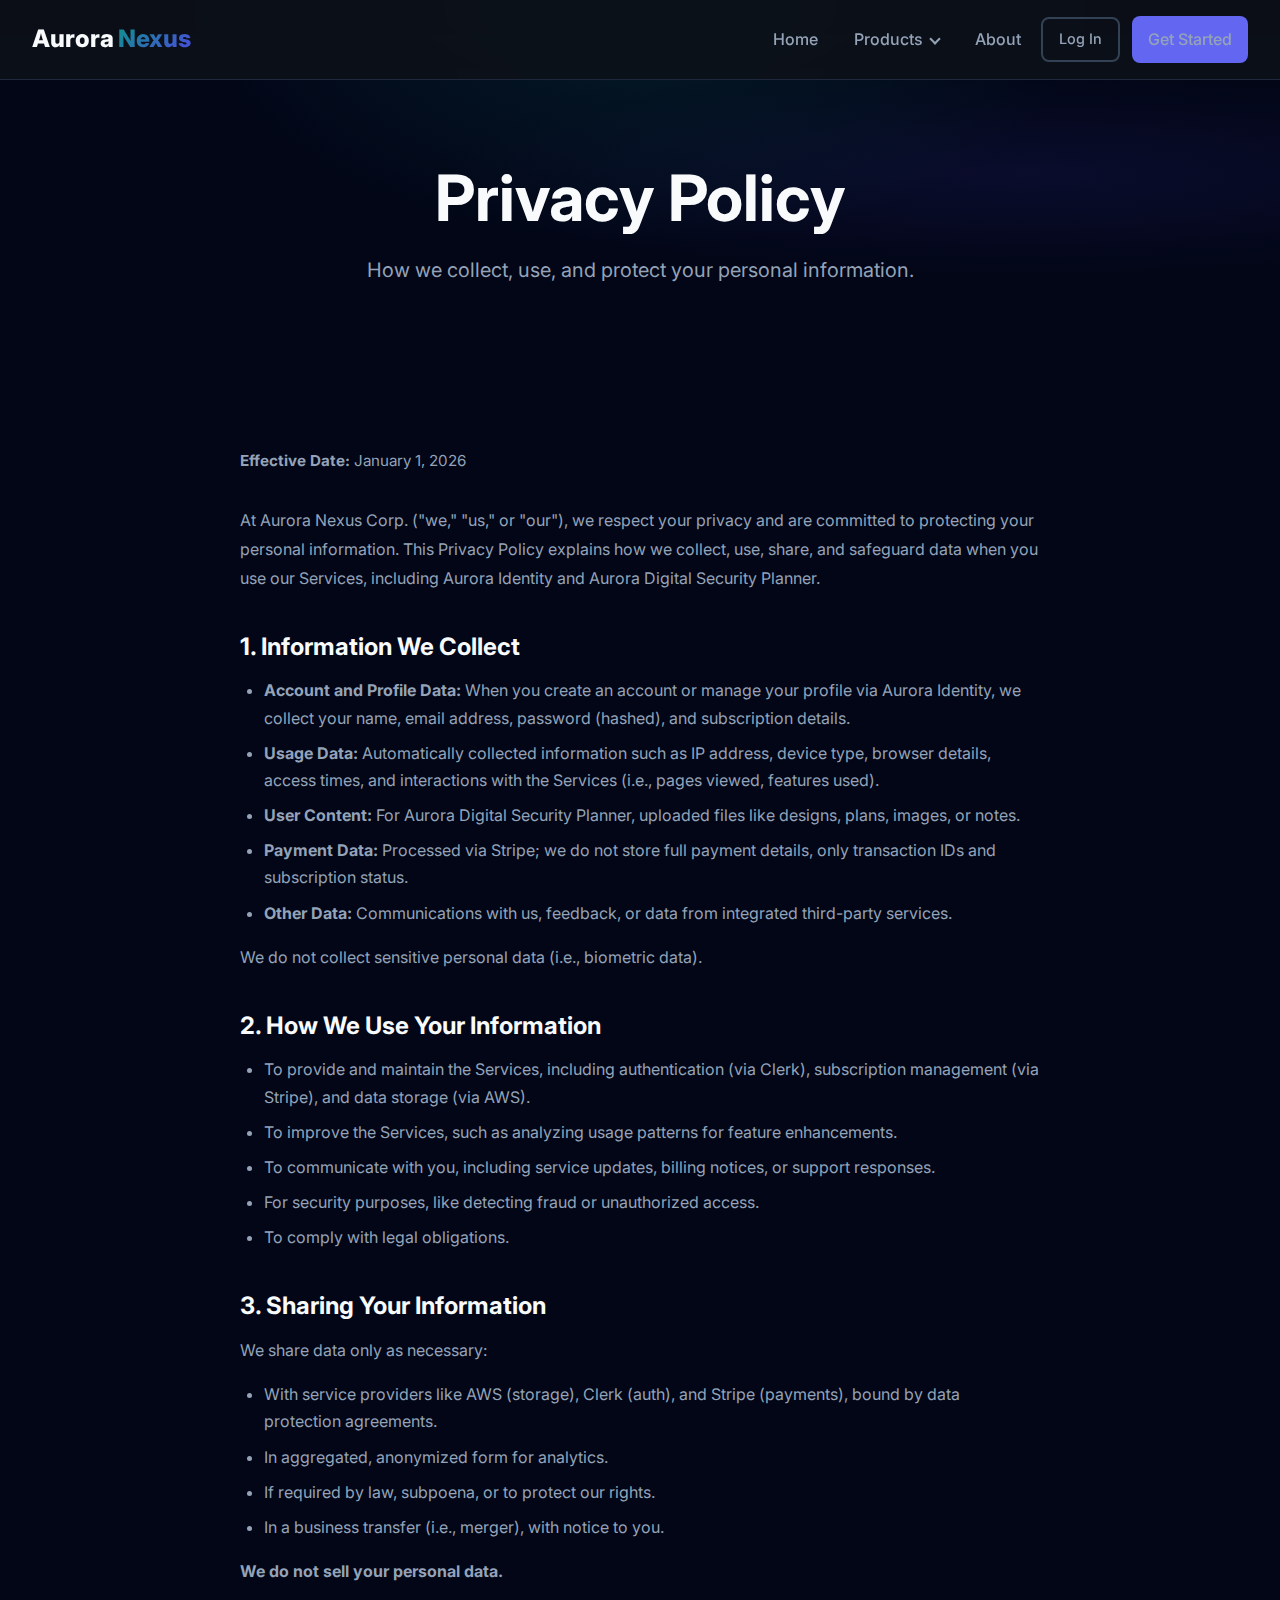
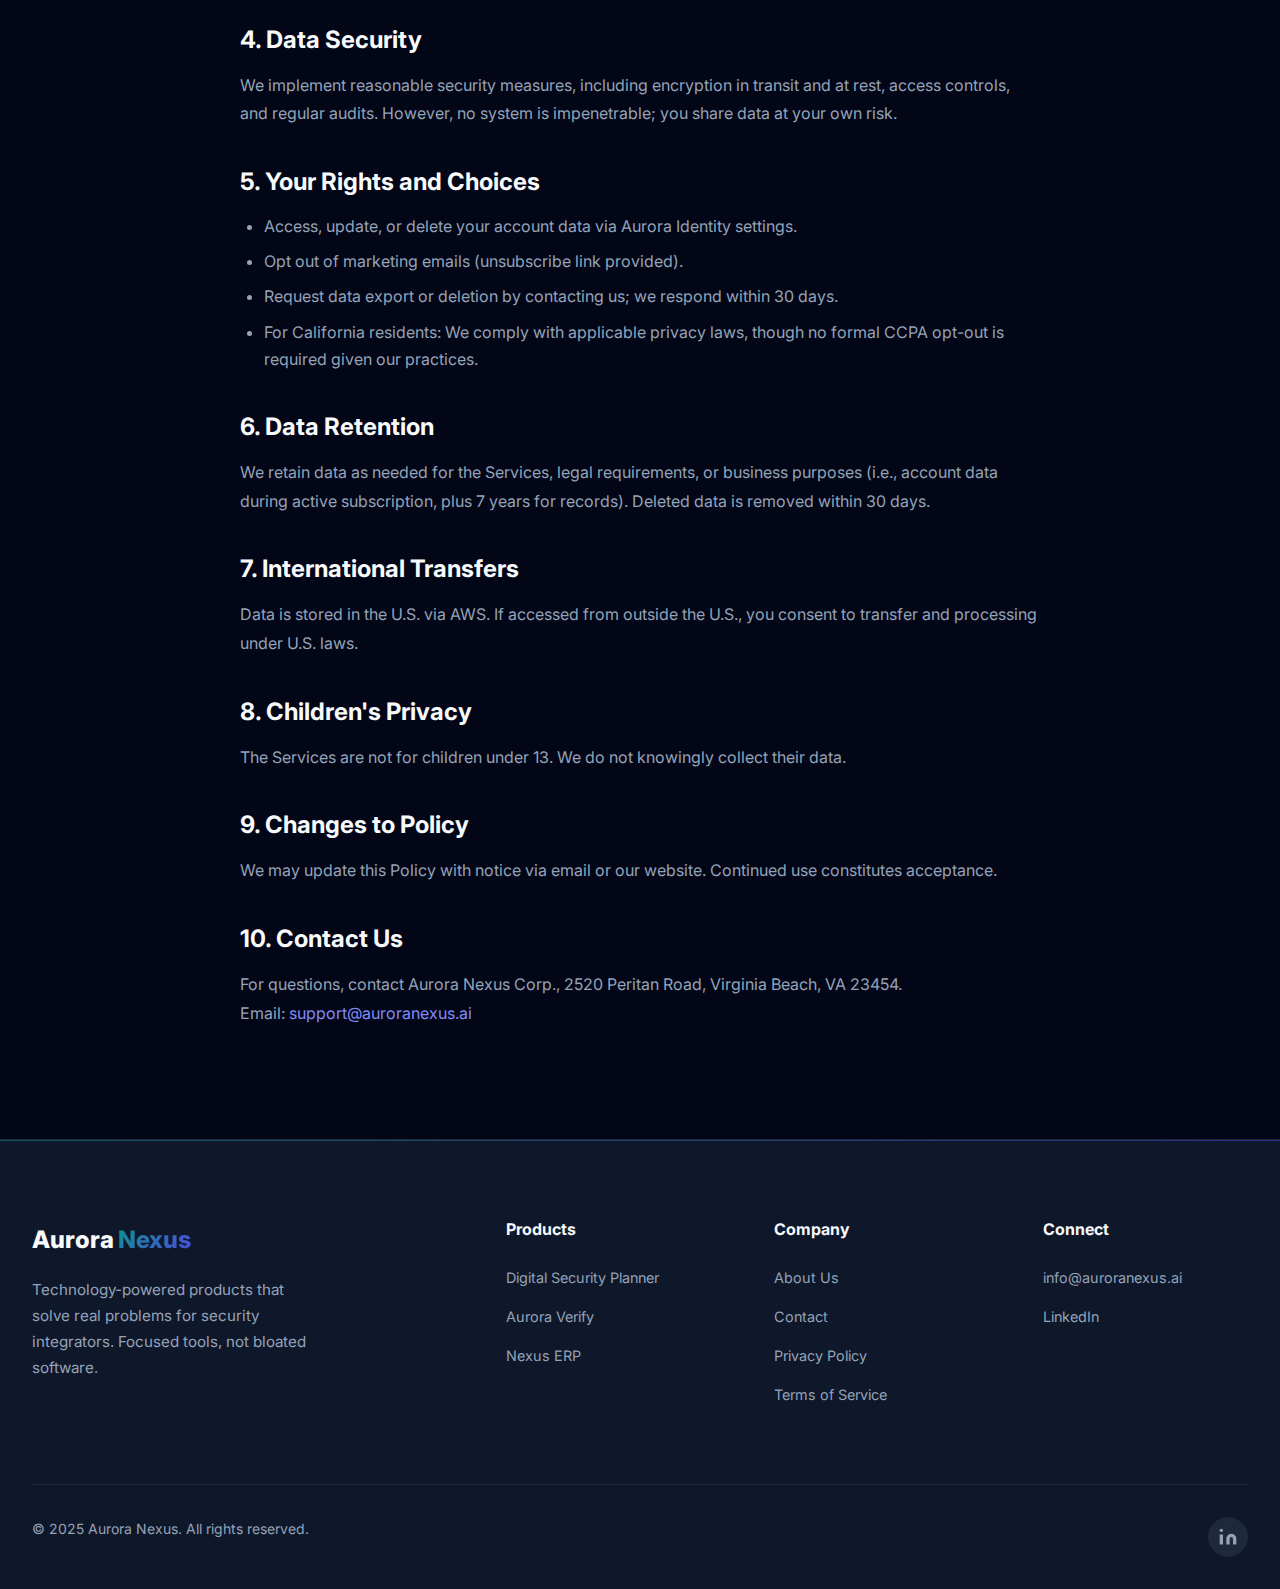
<file: privacy-policy.html>
<!doctype html>
<html lang="en">
  <head>
    <meta charset="UTF-8" />
    <meta name="viewport" content="width=device-width, initial-scale=1.0" />
    <meta
      name="description"
      content="Aurora Nexus Privacy Policy - Learn how we collect, use, and protect your personal information."
    />
    <title>Privacy Policy | Aurora Nexus</title>
    <link rel="preconnect" href="https://fonts.googleapis.com" />
    <link rel="preconnect" href="https://fonts.gstatic.com" crossorigin />
    <link
      href="https://fonts.googleapis.com/css2?family=Inter:wght@400;500;600;700;800&display=swap"
      rel="stylesheet"
    />
    <link rel="stylesheet" href="css/styles.css" />
  </head>
  <body>
    <!-- Header -->
    <header>
      <div class="container">
        <nav>
          <a href="index.html" class="logo">Aurora<span>Nexus</span></a>
          <ul class="nav-links">
            <li><a href="index.html">Home</a></li>
            <li class="dropdown">
              <a href="#" class="dropdown-toggle">Products</a>
              <div class="dropdown-menu">
                <a href="digital-security-planner.html"
                  >Digital Security Planner</a
                >
                <a href="aurora-verify.html">Aurora Verify</a>
                <a href="nexus-erp.html">Nexus ERP</a>
              </div>
            </li>
            <li><a href="about.html">About</a></li>
            <li>
              <a href="https://app.auroranexus.ai" class="btn btn-secondary btn-login" target="_blank" rel="noopener">Log In</a>
            </li>
            <li>
              <a href="contact.html" class="btn btn-primary">Get Started</a>
            </li>
          </ul>
          <div class="mobile-toggle">
            <span></span>
            <span></span>
            <span></span>
          </div>
        </nav>
      </div>
    </header>

    <!-- Page Header -->
    <section class="page-header">
      <div class="container">
        <h1>Privacy Policy</h1>
        <p>How we collect, use, and protect your personal information.</p>
      </div>
    </section>

    <!-- Privacy Policy Content -->
    <section class="legal-content">
      <div class="container">
        <div class="legal-document">
          <p class="effective-date"><strong>Effective Date:</strong> January 1, 2026</p>

          <p>
            At Aurora Nexus Corp. ("we," "us," or "our"), we respect your privacy and are committed to protecting your personal information. This Privacy Policy explains how we collect, use, share, and safeguard data when you use our Services, including Aurora Identity and Aurora Digital Security Planner.
          </p>

          <h2>1. Information We Collect</h2>
          <ul>
            <li><strong>Account and Profile Data:</strong> When you create an account or manage your profile via Aurora Identity, we collect your name, email address, password (hashed), and subscription details.</li>
            <li><strong>Usage Data:</strong> Automatically collected information such as IP address, device type, browser details, access times, and interactions with the Services (i.e., pages viewed, features used).</li>
            <li><strong>User Content:</strong> For Aurora Digital Security Planner, uploaded files like designs, plans, images, or notes.</li>
            <li><strong>Payment Data:</strong> Processed via Stripe; we do not store full payment details, only transaction IDs and subscription status.</li>
            <li><strong>Other Data:</strong> Communications with us, feedback, or data from integrated third-party services.</li>
          </ul>
          <p>We do not collect sensitive personal data (i.e., biometric data).</p>

          <h2>2. How We Use Your Information</h2>
          <ul>
            <li>To provide and maintain the Services, including authentication (via Clerk), subscription management (via Stripe), and data storage (via AWS).</li>
            <li>To improve the Services, such as analyzing usage patterns for feature enhancements.</li>
            <li>To communicate with you, including service updates, billing notices, or support responses.</li>
            <li>For security purposes, like detecting fraud or unauthorized access.</li>
            <li>To comply with legal obligations.</li>
          </ul>

          <h2>3. Sharing Your Information</h2>
          <p>We share data only as necessary:</p>
          <ul>
            <li>With service providers like AWS (storage), Clerk (auth), and Stripe (payments), bound by data protection agreements.</li>
            <li>In aggregated, anonymized form for analytics.</li>
            <li>If required by law, subpoena, or to protect our rights.</li>
            <li>In a business transfer (i.e., merger), with notice to you.</li>
          </ul>
          <p><strong>We do not sell your personal data.</strong></p>

          <h2>4. Data Security</h2>
          <p>
            We implement reasonable security measures, including encryption in transit and at rest, access controls, and regular audits. However, no system is impenetrable; you share data at your own risk.
          </p>

          <h2>5. Your Rights and Choices</h2>
          <ul>
            <li>Access, update, or delete your account data via Aurora Identity settings.</li>
            <li>Opt out of marketing emails (unsubscribe link provided).</li>
            <li>Request data export or deletion by contacting us; we respond within 30 days.</li>
            <li>For California residents: We comply with applicable privacy laws, though no formal CCPA opt-out is required given our practices.</li>
          </ul>

          <h2>6. Data Retention</h2>
          <p>
            We retain data as needed for the Services, legal requirements, or business purposes (i.e., account data during active subscription, plus 7 years for records). Deleted data is removed within 30 days.
          </p>

          <h2>7. International Transfers</h2>
          <p>
            Data is stored in the U.S. via AWS. If accessed from outside the U.S., you consent to transfer and processing under U.S. laws.
          </p>

          <h2>8. Children's Privacy</h2>
          <p>
            The Services are not for children under 13. We do not knowingly collect their data.
          </p>

          <h2>9. Changes to Policy</h2>
          <p>
            We may update this Policy with notice via email or our website. Continued use constitutes acceptance.
          </p>

          <h2>10. Contact Us</h2>
          <p>
            For questions, contact Aurora Nexus Corp., 2520 Peritan Road, Virginia Beach, VA 23454.<br />
            Email: <a href="mailto:support@auroranexus.ai">support@auroranexus.ai</a>
          </p>
        </div>
      </div>
    </section>

    <!-- Footer -->
    <footer>
      <div class="container">
        <div class="footer-content">
          <div class="footer-brand">
            <a href="index.html" class="logo">Aurora<span>Nexus</span></a>
            <p>
              Technology-powered products that solve real problems for security integrators. Focused tools, not bloated software.
            </p>
          </div>
          <div class="footer-column">
            <h4>Products</h4>
            <ul>
              <li>
                <a href="digital-security-planner.html"
                  >Digital Security Planner</a
                >
              </li>
              <li><a href="aurora-verify.html">Aurora Verify</a></li>
              <li><a href="nexus-erp.html">Nexus ERP</a></li>
            </ul>
          </div>
          <div class="footer-column">
            <h4>Company</h4>
            <ul>
              <li><a href="about.html">About Us</a></li>
              <li><a href="contact.html">Contact</a></li>
              <li><a href="privacy-policy.html">Privacy Policy</a></li>
              <li><a href="terms-of-service.html">Terms of Service</a></li>
            </ul>
          </div>
          <div class="footer-column">
            <h4>Connect</h4>
            <ul>
              <li>
                <a href="mailto:info@auroranexus.ai">info@auroranexus.ai</a>
              </li>
              <li>
                <a
                  href="https://www.linkedin.com/company/auroranexuscorp/"
                  target="_blank"
                  rel="noopener"
                  >LinkedIn</a
                >
              </li>
            </ul>
          </div>
        </div>
        <div class="footer-bottom">
          <p>&copy; 2025 Aurora Nexus. All rights reserved.</p>
          <div class="social-links">
            <a
              href="https://www.linkedin.com/company/auroranexuscorp/"
              target="_blank"
              rel="noopener"
              aria-label="LinkedIn"
            >
              <svg
                width="20"
                height="20"
                viewBox="0 0 24 24"
                fill="currentColor"
              >
                <path
                  d="M16 8a6 6 0 0 1 6 6v7h-4v-7a2 2 0 0 0-2-2 2 2 0 0 0-2 2v7h-4v-7a6 6 0 0 1 6-6z"
                ></path>
                <rect x="2" y="9" width="4" height="12"></rect>
                <circle cx="4" cy="4" r="2"></circle>
              </svg>
            </a>
          </div>
        </div>
      </div>
    </footer>

    <script src="js/main.js"></script>
  </body>
</html>
</file>
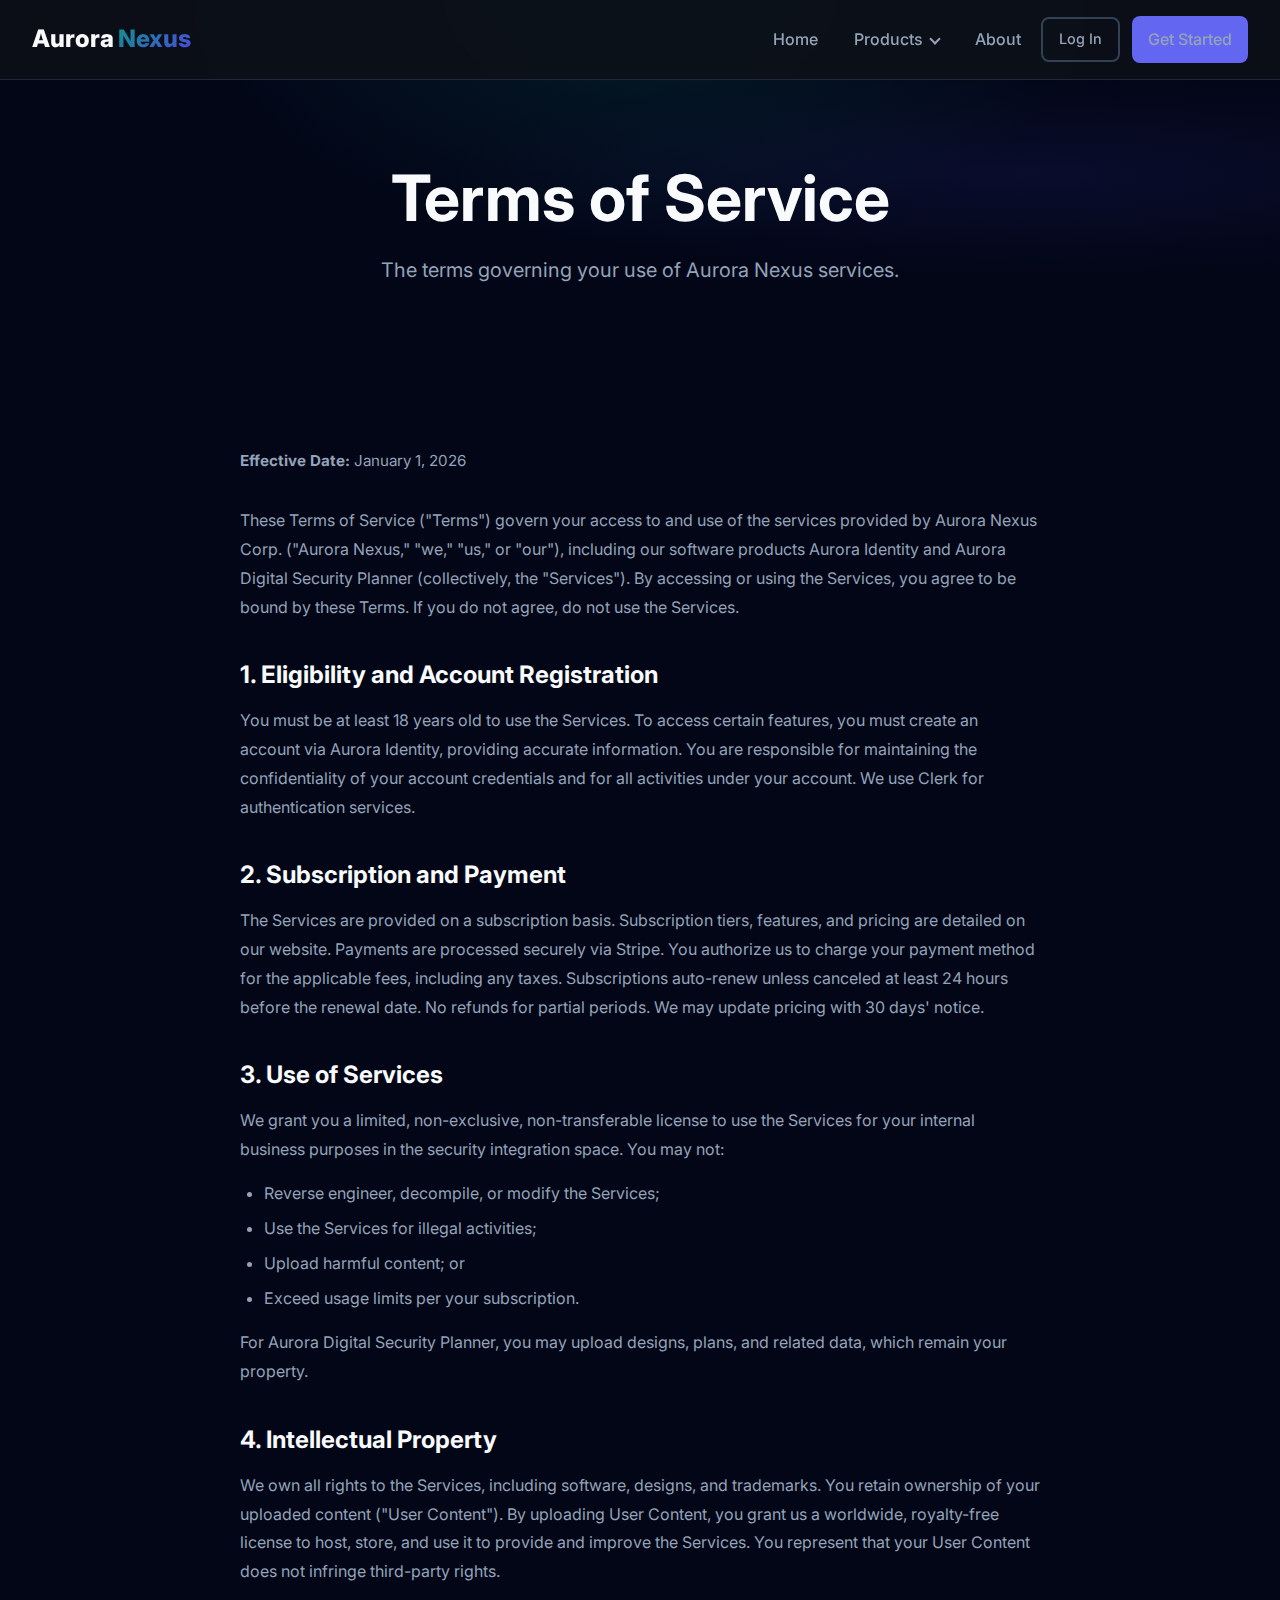
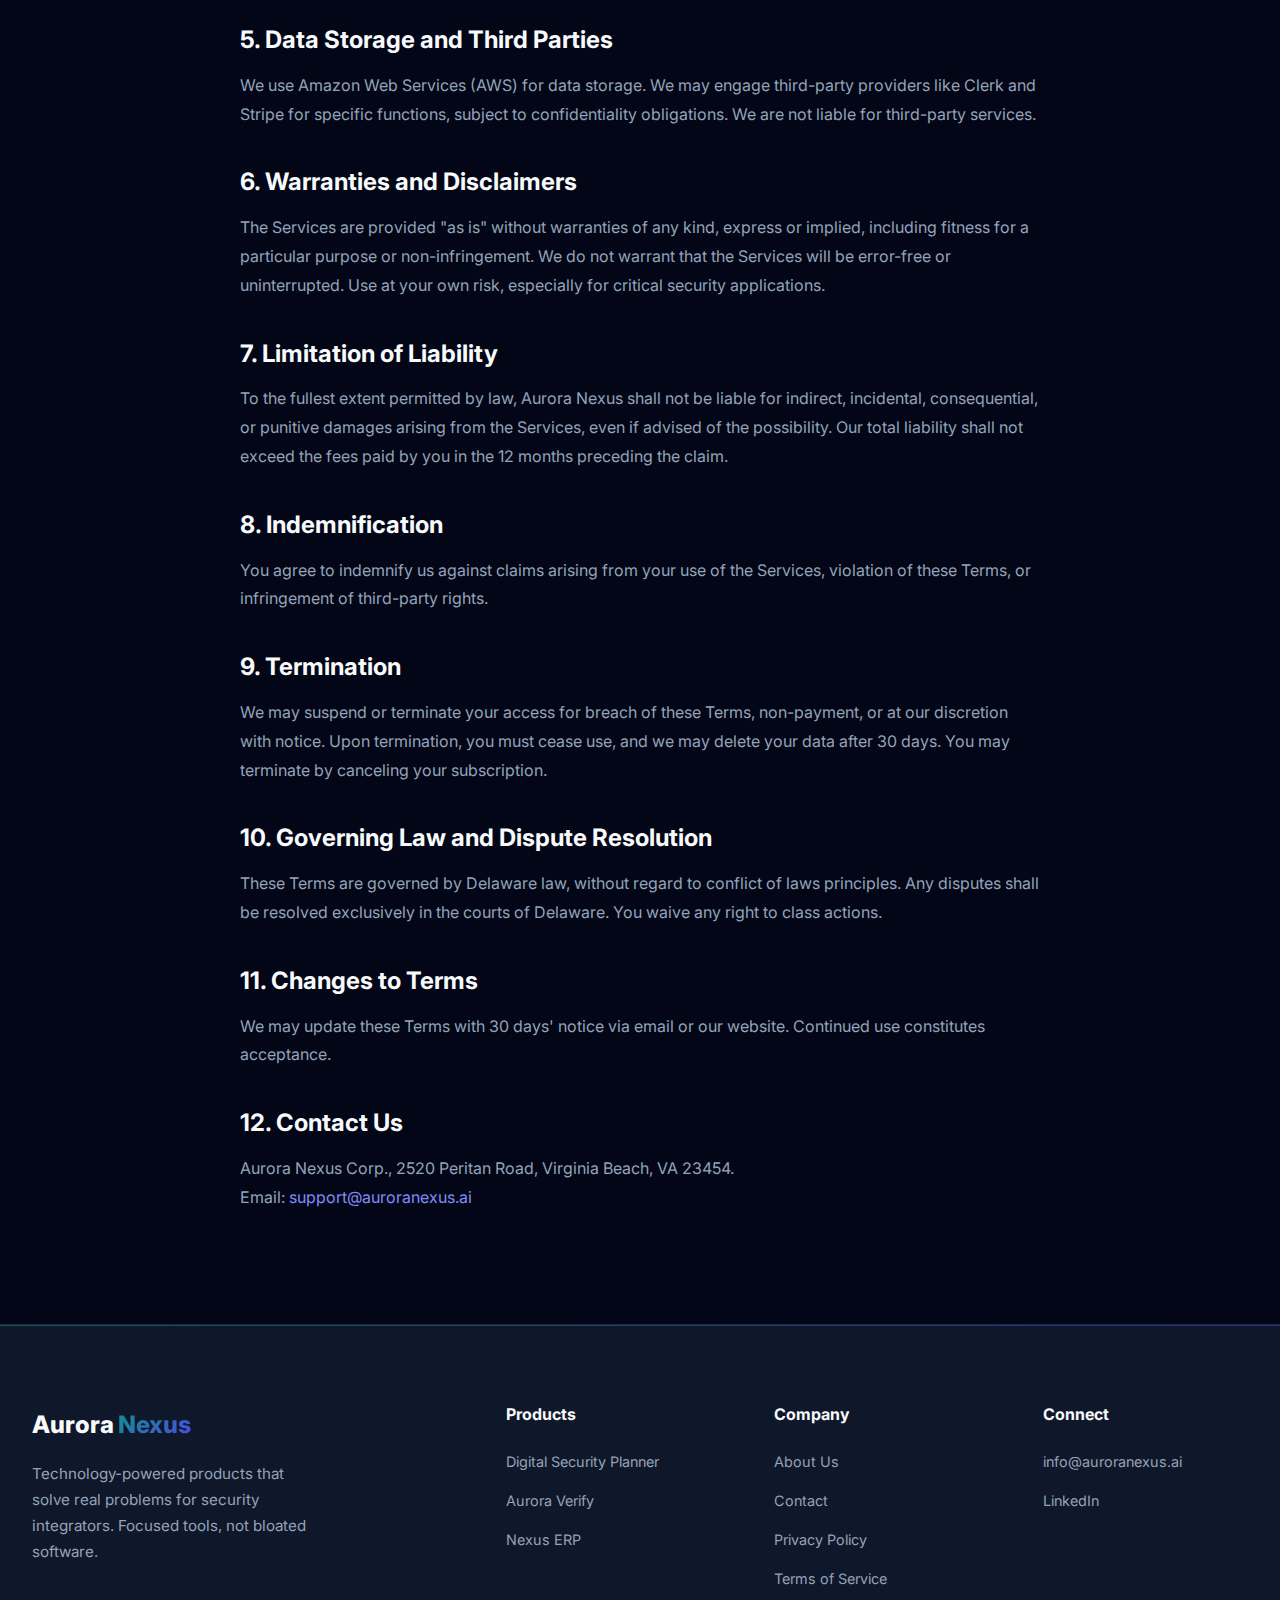
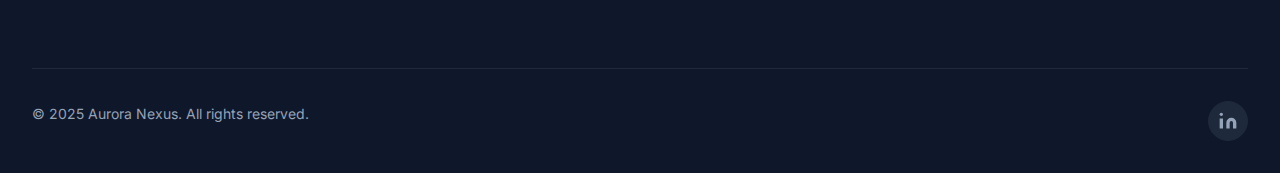
<file: terms-of-service.html>
<!doctype html>
<html lang="en">
  <head>
    <meta charset="UTF-8" />
    <meta name="viewport" content="width=device-width, initial-scale=1.0" />
    <meta
      name="description"
      content="Aurora Nexus Terms of Service - The terms governing your use of our services and software products."
    />
    <title>Terms of Service | Aurora Nexus</title>
    <link rel="preconnect" href="https://fonts.googleapis.com" />
    <link rel="preconnect" href="https://fonts.gstatic.com" crossorigin />
    <link
      href="https://fonts.googleapis.com/css2?family=Inter:wght@400;500;600;700;800&display=swap"
      rel="stylesheet"
    />
    <link rel="stylesheet" href="css/styles.css" />
  </head>
  <body>
    <!-- Header -->
    <header>
      <div class="container">
        <nav>
          <a href="index.html" class="logo">Aurora<span>Nexus</span></a>
          <ul class="nav-links">
            <li><a href="index.html">Home</a></li>
            <li class="dropdown">
              <a href="#" class="dropdown-toggle">Products</a>
              <div class="dropdown-menu">
                <a href="digital-security-planner.html"
                  >Digital Security Planner</a
                >
                <a href="aurora-verify.html">Aurora Verify</a>
                <a href="nexus-erp.html">Nexus ERP</a>
              </div>
            </li>
            <li><a href="about.html">About</a></li>
            <li>
              <a href="https://app.auroranexus.ai" class="btn btn-secondary btn-login" target="_blank" rel="noopener">Log In</a>
            </li>
            <li>
              <a href="contact.html" class="btn btn-primary">Get Started</a>
            </li>
          </ul>
          <div class="mobile-toggle">
            <span></span>
            <span></span>
            <span></span>
          </div>
        </nav>
      </div>
    </header>

    <!-- Page Header -->
    <section class="page-header">
      <div class="container">
        <h1>Terms of Service</h1>
        <p>The terms governing your use of Aurora Nexus services.</p>
      </div>
    </section>

    <!-- Terms of Service Content -->
    <section class="legal-content">
      <div class="container">
        <div class="legal-document">
          <p class="effective-date"><strong>Effective Date:</strong> January 1, 2026</p>

          <p>
            These Terms of Service ("Terms") govern your access to and use of the services provided by Aurora Nexus Corp. ("Aurora Nexus," "we," "us," or "our"), including our software products Aurora Identity and Aurora Digital Security Planner (collectively, the "Services"). By accessing or using the Services, you agree to be bound by these Terms. If you do not agree, do not use the Services.
          </p>

          <h2>1. Eligibility and Account Registration</h2>
          <p>
            You must be at least 18 years old to use the Services. To access certain features, you must create an account via Aurora Identity, providing accurate information. You are responsible for maintaining the confidentiality of your account credentials and for all activities under your account. We use Clerk for authentication services.
          </p>

          <h2>2. Subscription and Payment</h2>
          <p>
            The Services are provided on a subscription basis. Subscription tiers, features, and pricing are detailed on our website. Payments are processed securely via Stripe. You authorize us to charge your payment method for the applicable fees, including any taxes. Subscriptions auto-renew unless canceled at least 24 hours before the renewal date. No refunds for partial periods. We may update pricing with 30 days' notice.
          </p>

          <h2>3. Use of Services</h2>
          <p>
            We grant you a limited, non-exclusive, non-transferable license to use the Services for your internal business purposes in the security integration space. You may not:
          </p>
          <ul>
            <li>Reverse engineer, decompile, or modify the Services;</li>
            <li>Use the Services for illegal activities;</li>
            <li>Upload harmful content; or</li>
            <li>Exceed usage limits per your subscription.</li>
          </ul>
          <p>
            For Aurora Digital Security Planner, you may upload designs, plans, and related data, which remain your property.
          </p>

          <h2>4. Intellectual Property</h2>
          <p>
            We own all rights to the Services, including software, designs, and trademarks. You retain ownership of your uploaded content ("User Content"). By uploading User Content, you grant us a worldwide, royalty-free license to host, store, and use it to provide and improve the Services. You represent that your User Content does not infringe third-party rights.
          </p>

          <h2>5. Data Storage and Third Parties</h2>
          <p>
            We use Amazon Web Services (AWS) for data storage. We may engage third-party providers like Clerk and Stripe for specific functions, subject to confidentiality obligations. We are not liable for third-party services.
          </p>

          <h2>6. Warranties and Disclaimers</h2>
          <p>
            The Services are provided "as is" without warranties of any kind, express or implied, including fitness for a particular purpose or non-infringement. We do not warrant that the Services will be error-free or uninterrupted. Use at your own risk, especially for critical security applications.
          </p>

          <h2>7. Limitation of Liability</h2>
          <p>
            To the fullest extent permitted by law, Aurora Nexus shall not be liable for indirect, incidental, consequential, or punitive damages arising from the Services, even if advised of the possibility. Our total liability shall not exceed the fees paid by you in the 12 months preceding the claim.
          </p>

          <h2>8. Indemnification</h2>
          <p>
            You agree to indemnify us against claims arising from your use of the Services, violation of these Terms, or infringement of third-party rights.
          </p>

          <h2>9. Termination</h2>
          <p>
            We may suspend or terminate your access for breach of these Terms, non-payment, or at our discretion with notice. Upon termination, you must cease use, and we may delete your data after 30 days. You may terminate by canceling your subscription.
          </p>

          <h2>10. Governing Law and Dispute Resolution</h2>
          <p>
            These Terms are governed by Delaware law, without regard to conflict of laws principles. Any disputes shall be resolved exclusively in the courts of Delaware. You waive any right to class actions.
          </p>

          <h2>11. Changes to Terms</h2>
          <p>
            We may update these Terms with 30 days' notice via email or our website. Continued use constitutes acceptance.
          </p>

          <h2>12. Contact Us</h2>
          <p>
            Aurora Nexus Corp., 2520 Peritan Road, Virginia Beach, VA 23454.<br />
            Email: <a href="mailto:support@auroranexus.ai">support@auroranexus.ai</a>
          </p>
        </div>
      </div>
    </section>

    <!-- Footer -->
    <footer>
      <div class="container">
        <div class="footer-content">
          <div class="footer-brand">
            <a href="index.html" class="logo">Aurora<span>Nexus</span></a>
            <p>
              Technology-powered products that solve real problems for security integrators. Focused tools, not bloated software.
            </p>
          </div>
          <div class="footer-column">
            <h4>Products</h4>
            <ul>
              <li>
                <a href="digital-security-planner.html"
                  >Digital Security Planner</a
                >
              </li>
              <li><a href="aurora-verify.html">Aurora Verify</a></li>
              <li><a href="nexus-erp.html">Nexus ERP</a></li>
            </ul>
          </div>
          <div class="footer-column">
            <h4>Company</h4>
            <ul>
              <li><a href="about.html">About Us</a></li>
              <li><a href="contact.html">Contact</a></li>
              <li><a href="privacy-policy.html">Privacy Policy</a></li>
              <li><a href="terms-of-service.html">Terms of Service</a></li>
            </ul>
          </div>
          <div class="footer-column">
            <h4>Connect</h4>
            <ul>
              <li>
                <a href="mailto:info@auroranexus.ai">info@auroranexus.ai</a>
              </li>
              <li>
                <a
                  href="https://www.linkedin.com/company/auroranexuscorp/"
                  target="_blank"
                  rel="noopener"
                  >LinkedIn</a
                >
              </li>
            </ul>
          </div>
        </div>
        <div class="footer-bottom">
          <p>&copy; 2025 Aurora Nexus. All rights reserved.</p>
          <div class="social-links">
            <a
              href="https://www.linkedin.com/company/auroranexuscorp/"
              target="_blank"
              rel="noopener"
              aria-label="LinkedIn"
            >
              <svg
                width="20"
                height="20"
                viewBox="0 0 24 24"
                fill="currentColor"
              >
                <path
                  d="M16 8a6 6 0 0 1 6 6v7h-4v-7a2 2 0 0 0-2-2 2 2 0 0 0-2 2v7h-4v-7a6 6 0 0 1 6-6z"
                ></path>
                <rect x="2" y="9" width="4" height="12"></rect>
                <circle cx="4" cy="4" r="2"></circle>
              </svg>
            </a>
          </div>
        </div>
      </div>
    </footer>

    <script src="js/main.js"></script>
  </body>
</html>
</file>
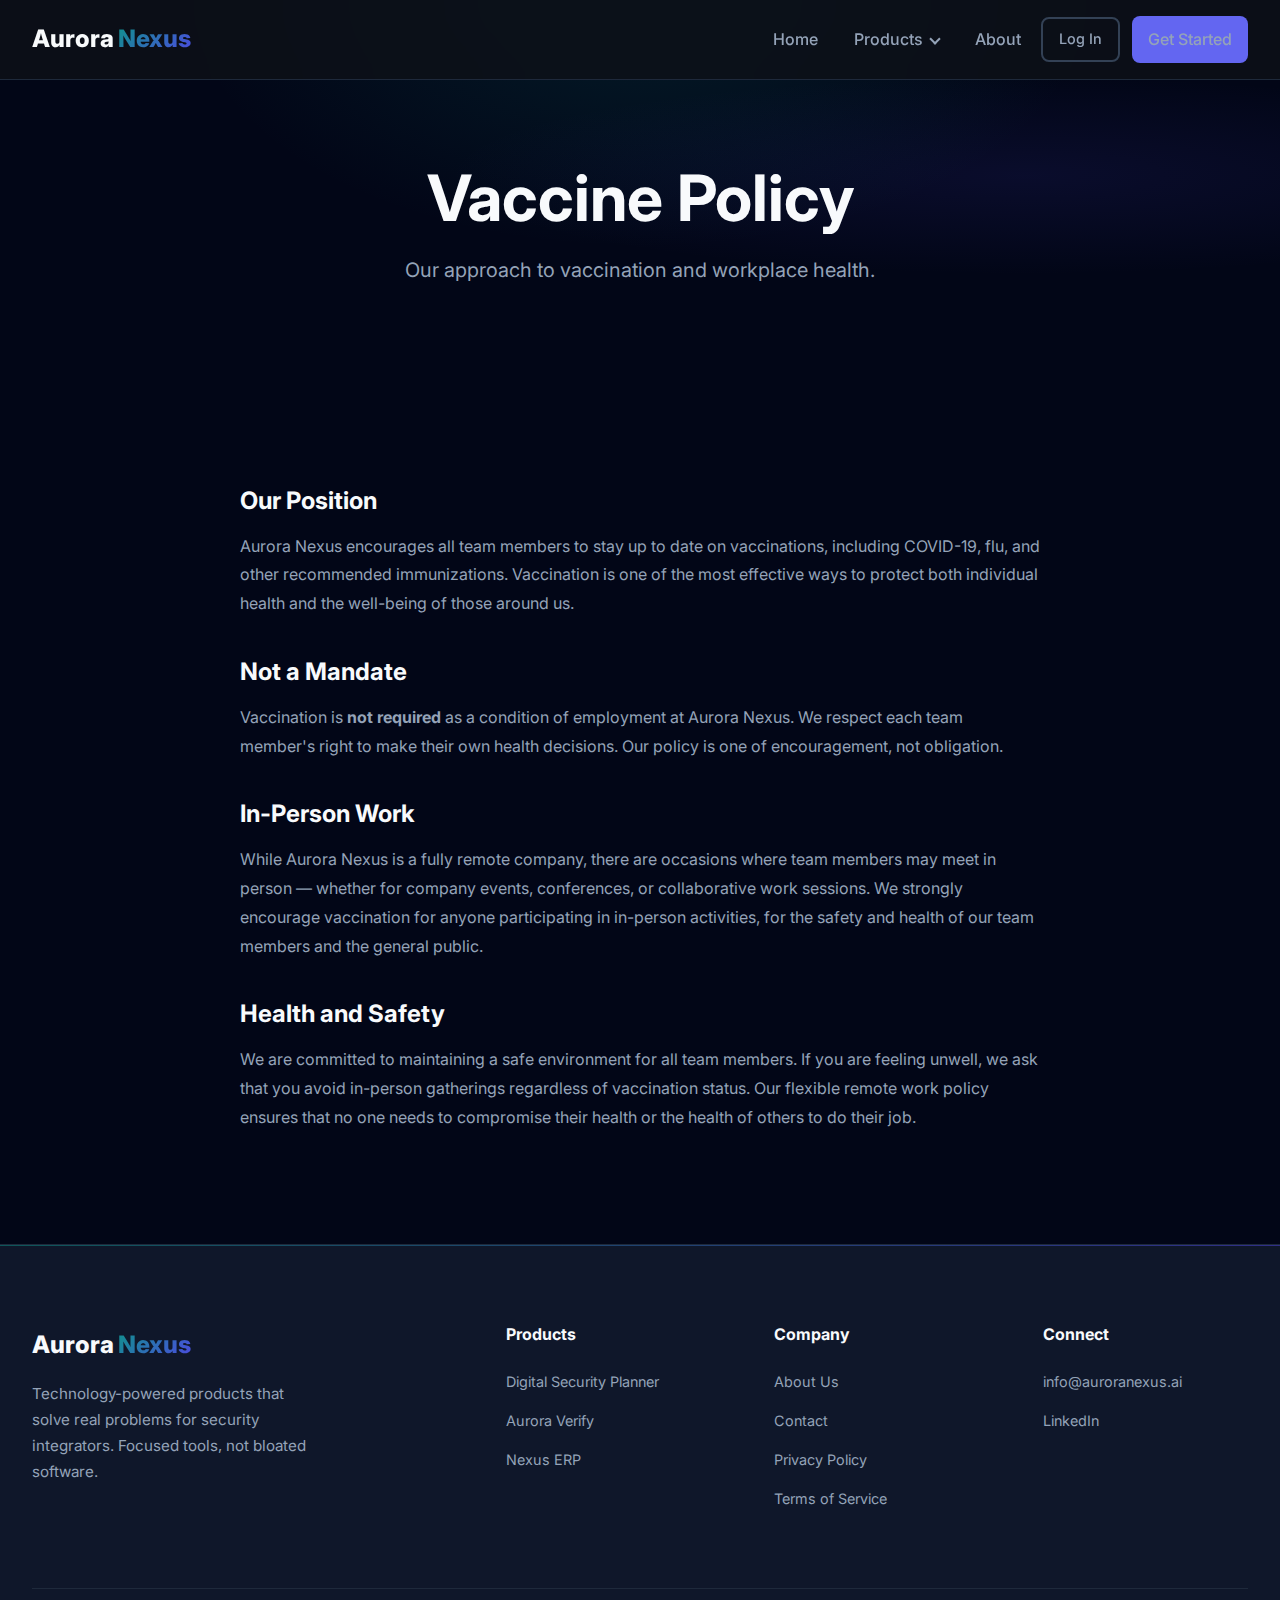
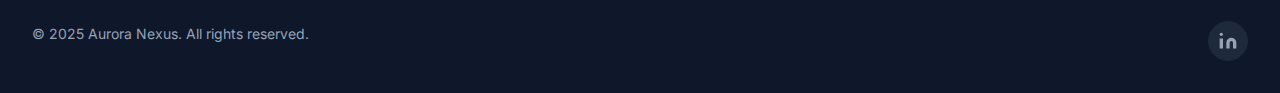
<file: vaccine-policy.html>
<!doctype html>
<html lang="en">
  <head>
    <meta charset="UTF-8" />
    <meta name="viewport" content="width=device-width, initial-scale=1.0" />
    <meta
      name="description"
      content="Aurora Nexus Vaccine Policy - Our approach to vaccination and in-person workplace health."
    />
    <title>Vaccine Policy | Aurora Nexus</title>
    <link rel="preconnect" href="https://fonts.googleapis.com" />
    <link rel="preconnect" href="https://fonts.gstatic.com" crossorigin />
    <link
      href="https://fonts.googleapis.com/css2?family=Inter:wght@400;500;600;700;800&display=swap"
      rel="stylesheet"
    />
    <link rel="stylesheet" href="css/styles.css" />
  </head>
  <body>
    <!-- Header -->
    <header>
      <div class="container">
        <nav>
          <a href="index.html" class="logo">Aurora<span>Nexus</span></a>
          <ul class="nav-links">
            <li><a href="index.html">Home</a></li>
            <li class="dropdown">
              <a href="#" class="dropdown-toggle">Products</a>
              <div class="dropdown-menu">
                <a href="digital-security-planner.html"
                  >Digital Security Planner</a
                >
                <a href="aurora-verify.html">Aurora Verify</a>
                <a href="nexus-erp.html">Nexus ERP</a>
              </div>
            </li>
            <li><a href="about.html">About</a></li>
            <li>
              <a href="https://app.auroranexus.ai" class="btn btn-secondary btn-login" target="_blank" rel="noopener">Log In</a>
            </li>
            <li>
              <a href="contact.html" class="btn btn-primary">Get Started</a>
            </li>
          </ul>
          <div class="mobile-toggle">
            <span></span>
            <span></span>
            <span></span>
          </div>
        </nav>
      </div>
    </header>

    <!-- Page Header -->
    <section class="page-header">
      <div class="container">
        <h1>Vaccine Policy</h1>
        <p>Our approach to vaccination and workplace health.</p>
      </div>
    </section>

    <!-- Vaccine Policy Content -->
    <section class="legal-content">
      <div class="container">
        <div class="legal-document">

          <h2>Our Position</h2>
          <p>
            Aurora Nexus encourages all team members to stay up to date on vaccinations, including COVID-19, flu, and other recommended immunizations. Vaccination is one of the most effective ways to protect both individual health and the well-being of those around us.
          </p>

          <h2>Not a Mandate</h2>
          <p>
            Vaccination is <strong>not required</strong> as a condition of employment at Aurora Nexus. We respect each team member's right to make their own health decisions. Our policy is one of encouragement, not obligation.
          </p>

          <h2>In-Person Work</h2>
          <p>
            While Aurora Nexus is a fully remote company, there are occasions where team members may meet in person — whether for company events, conferences, or collaborative work sessions. We strongly encourage vaccination for anyone participating in in-person activities, for the safety and health of our team members and the general public.
          </p>

          <h2>Health and Safety</h2>
          <p>
            We are committed to maintaining a safe environment for all team members. If you are feeling unwell, we ask that you avoid in-person gatherings regardless of vaccination status. Our flexible remote work policy ensures that no one needs to compromise their health or the health of others to do their job.
          </p>

        </div>
      </div>
    </section>

    <!-- Footer -->
    <footer>
      <div class="container">
        <div class="footer-content">
          <div class="footer-brand">
            <a href="index.html" class="logo">Aurora<span>Nexus</span></a>
            <p>
              Technology-powered products that solve real problems for security integrators. Focused tools, not bloated software.
            </p>
          </div>
          <div class="footer-column">
            <h4>Products</h4>
            <ul>
              <li>
                <a href="digital-security-planner.html"
                  >Digital Security Planner</a
                >
              </li>
              <li><a href="aurora-verify.html">Aurora Verify</a></li>
              <li><a href="nexus-erp.html">Nexus ERP</a></li>
            </ul>
          </div>
          <div class="footer-column">
            <h4>Company</h4>
            <ul>
              <li><a href="about.html">About Us</a></li>
              <li><a href="contact.html">Contact</a></li>
              <li><a href="privacy-policy.html">Privacy Policy</a></li>
              <li><a href="terms-of-service.html">Terms of Service</a></li>
            </ul>
          </div>
          <div class="footer-column">
            <h4>Connect</h4>
            <ul>
              <li>
                <a href="mailto:info@auroranexus.ai">info@auroranexus.ai</a>
              </li>
              <li>
                <a
                  href="https://www.linkedin.com/company/auroranexuscorp/"
                  target="_blank"
                  rel="noopener"
                  >LinkedIn</a
                >
              </li>
            </ul>
          </div>
        </div>
        <div class="footer-bottom">
          <p>&copy; 2025 Aurora Nexus. All rights reserved.</p>
          <div class="social-links">
            <a
              href="https://www.linkedin.com/company/auroranexuscorp/"
              target="_blank"
              rel="noopener"
              aria-label="LinkedIn"
            >
              <svg
                width="20"
                height="20"
                viewBox="0 0 24 24"
                fill="currentColor"
              >
                <path
                  d="M16 8a6 6 0 0 1 6 6v7h-4v-7a2 2 0 0 0-2-2 2 2 0 0 0-2 2v7h-4v-7a6 6 0 0 1 6-6z"
                ></path>
                <rect x="2" y="9" width="4" height="12"></rect>
                <circle cx="4" cy="4" r="2"></circle>
              </svg>
            </a>
          </div>
        </div>
      </div>
    </footer>

    <script src="js/main.js"></script>
  </body>
</html>
</file>
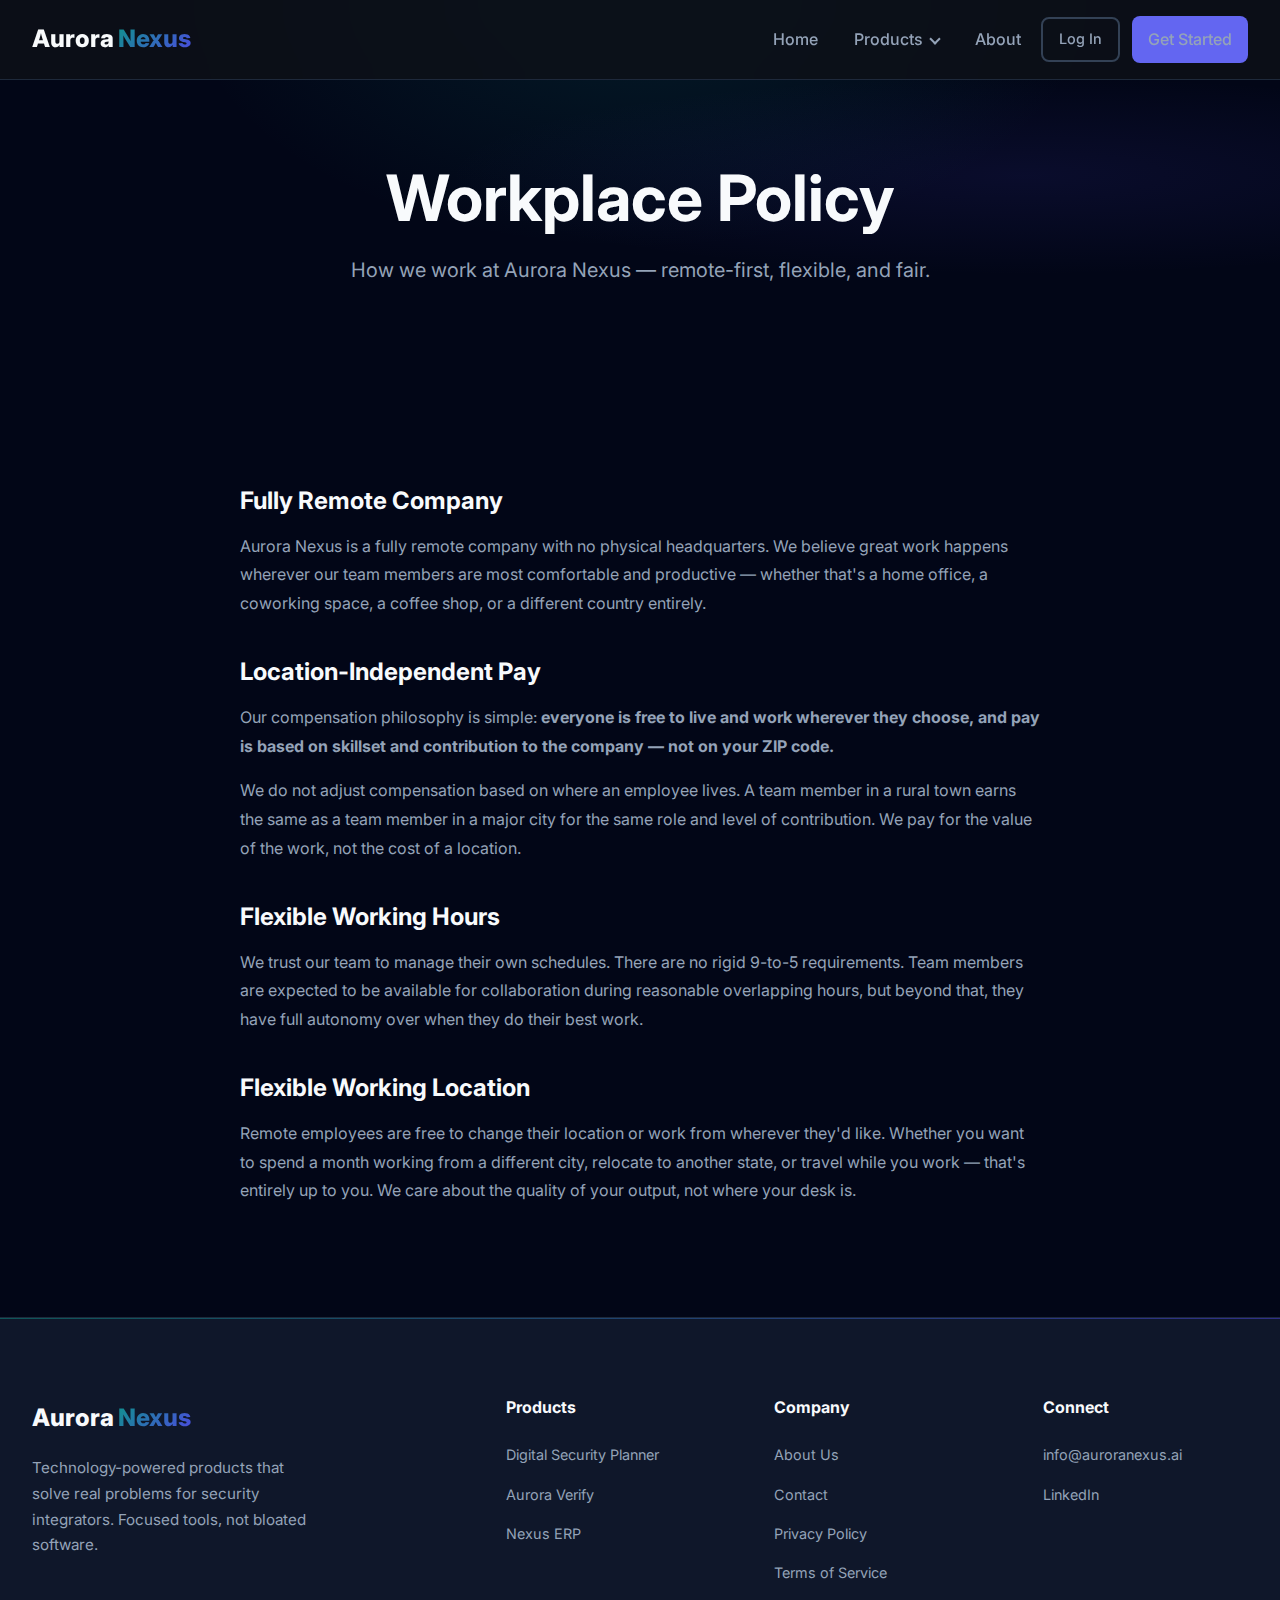
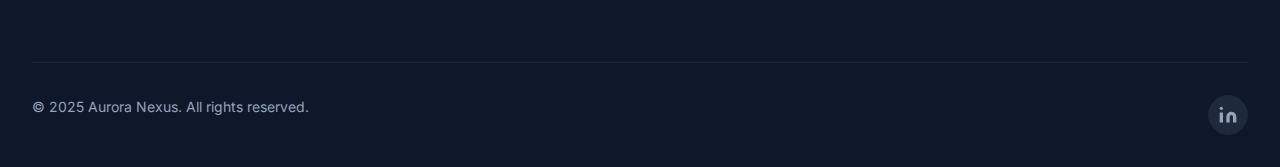
<file: workplace-policy.html>
<!doctype html>
<html lang="en">
  <head>
    <meta charset="UTF-8" />
    <meta name="viewport" content="width=device-width, initial-scale=1.0" />
    <meta
      name="description"
      content="Aurora Nexus Workplace Policy - Learn about our fully remote work environment, flexible hours, and location-independent pay."
    />
    <title>Workplace Policy | Aurora Nexus</title>
    <link rel="preconnect" href="https://fonts.googleapis.com" />
    <link rel="preconnect" href="https://fonts.gstatic.com" crossorigin />
    <link
      href="https://fonts.googleapis.com/css2?family=Inter:wght@400;500;600;700;800&display=swap"
      rel="stylesheet"
    />
    <link rel="stylesheet" href="css/styles.css" />
  </head>
  <body>
    <!-- Header -->
    <header>
      <div class="container">
        <nav>
          <a href="index.html" class="logo">Aurora<span>Nexus</span></a>
          <ul class="nav-links">
            <li><a href="index.html">Home</a></li>
            <li class="dropdown">
              <a href="#" class="dropdown-toggle">Products</a>
              <div class="dropdown-menu">
                <a href="digital-security-planner.html"
                  >Digital Security Planner</a
                >
                <a href="aurora-verify.html">Aurora Verify</a>
                <a href="nexus-erp.html">Nexus ERP</a>
              </div>
            </li>
            <li><a href="about.html">About</a></li>
            <li>
              <a href="https://app.auroranexus.ai" class="btn btn-secondary btn-login" target="_blank" rel="noopener">Log In</a>
            </li>
            <li>
              <a href="contact.html" class="btn btn-primary">Get Started</a>
            </li>
          </ul>
          <div class="mobile-toggle">
            <span></span>
            <span></span>
            <span></span>
          </div>
        </nav>
      </div>
    </header>

    <!-- Page Header -->
    <section class="page-header">
      <div class="container">
        <h1>Workplace Policy</h1>
        <p>How we work at Aurora Nexus — remote-first, flexible, and fair.</p>
      </div>
    </section>

    <!-- Workplace Policy Content -->
    <section class="legal-content">
      <div class="container">
        <div class="legal-document">

          <h2>Fully Remote Company</h2>
          <p>
            Aurora Nexus is a fully remote company with no physical headquarters. We believe great work happens wherever our team members are most comfortable and productive — whether that's a home office, a coworking space, a coffee shop, or a different country entirely.
          </p>

          <h2>Location-Independent Pay</h2>
          <p>
            Our compensation philosophy is simple: <strong>everyone is free to live and work wherever they choose, and pay is based on skillset and contribution to the company — not on your ZIP code.</strong>
          </p>
          <p>
            We do not adjust compensation based on where an employee lives. A team member in a rural town earns the same as a team member in a major city for the same role and level of contribution. We pay for the value of the work, not the cost of a location.
          </p>

          <h2>Flexible Working Hours</h2>
          <p>
            We trust our team to manage their own schedules. There are no rigid 9-to-5 requirements. Team members are expected to be available for collaboration during reasonable overlapping hours, but beyond that, they have full autonomy over when they do their best work.
          </p>

          <h2>Flexible Working Location</h2>
          <p>
            Remote employees are free to change their location or work from wherever they'd like. Whether you want to spend a month working from a different city, relocate to another state, or travel while you work — that's entirely up to you. We care about the quality of your output, not where your desk is.
          </p>

        </div>
      </div>
    </section>

    <!-- Footer -->
    <footer>
      <div class="container">
        <div class="footer-content">
          <div class="footer-brand">
            <a href="index.html" class="logo">Aurora<span>Nexus</span></a>
            <p>
              Technology-powered products that solve real problems for security integrators. Focused tools, not bloated software.
            </p>
          </div>
          <div class="footer-column">
            <h4>Products</h4>
            <ul>
              <li>
                <a href="digital-security-planner.html"
                  >Digital Security Planner</a
                >
              </li>
              <li><a href="aurora-verify.html">Aurora Verify</a></li>
              <li><a href="nexus-erp.html">Nexus ERP</a></li>
            </ul>
          </div>
          <div class="footer-column">
            <h4>Company</h4>
            <ul>
              <li><a href="about.html">About Us</a></li>
              <li><a href="contact.html">Contact</a></li>
              <li><a href="privacy-policy.html">Privacy Policy</a></li>
              <li><a href="terms-of-service.html">Terms of Service</a></li>
            </ul>
          </div>
          <div class="footer-column">
            <h4>Connect</h4>
            <ul>
              <li>
                <a href="mailto:info@auroranexus.ai">info@auroranexus.ai</a>
              </li>
              <li>
                <a
                  href="https://www.linkedin.com/company/auroranexuscorp/"
                  target="_blank"
                  rel="noopener"
                  >LinkedIn</a
                >
              </li>
            </ul>
          </div>
        </div>
        <div class="footer-bottom">
          <p>&copy; 2025 Aurora Nexus. All rights reserved.</p>
          <div class="social-links">
            <a
              href="https://www.linkedin.com/company/auroranexuscorp/"
              target="_blank"
              rel="noopener"
              aria-label="LinkedIn"
            >
              <svg
                width="20"
                height="20"
                viewBox="0 0 24 24"
                fill="currentColor"
              >
                <path
                  d="M16 8a6 6 0 0 1 6 6v7h-4v-7a2 2 0 0 0-2-2 2 2 0 0 0-2 2v7h-4v-7a6 6 0 0 1 6-6z"
                ></path>
                <rect x="2" y="9" width="4" height="12"></rect>
                <circle cx="4" cy="4" r="2"></circle>
              </svg>
            </a>
          </div>
        </div>
      </div>
    </footer>

    <script src="js/main.js"></script>
  </body>
</html>
</file>
<file: css/styles.css>
/* Aurora Nexus - Deep Indigo / Teal Color System */

/* ========================================
   CSS Custom Properties
   ======================================== */
:root {
  /* Brand Gradient - Teal-to-Indigo (aurora borealis) */
  --aurora-gradient: linear-gradient(135deg, #0D9488 0%, #4F46E5 100%);
  --aurora-gradient-reverse: linear-gradient(135deg, #4F46E5 0%, #0D9488 100%);
  --aurora-gradient-vertical: linear-gradient(180deg, #0D9488 0%, #4F46E5 100%);
  --aurora-gradient-subtle: linear-gradient(135deg, rgba(13, 148, 136, 0.07) 0%, rgba(79, 70, 229, 0.07) 100%);
  --aurora-gradient-glow: linear-gradient(135deg, rgba(13, 148, 136, 0.4) 0%, rgba(79, 70, 229, 0.4) 100%);

  /* Primary (Deep Indigo) - Interactive Elements */
  --primary-50: #EEF2FF;
  --primary-100: #E0E7FF;
  --primary-200: #C7D2FE;
  --primary-300: #A5B4FC;
  --primary-400: #818CF8;
  --primary-500: #6366F1;
  --primary-600: #4F46E5;
  --primary-700: #4338CA;
  --primary-800: #3730A3;
  --primary-900: #312E81;
  --primary-950: #1E1B4B;

  /* Accent (Teal) - Secondary Highlights */
  --accent-50: #F0FDFA;
  --accent-100: #CCFBF1;
  --accent-200: #99F6E4;
  --accent-300: #5EEAD4;
  --accent-400: #2DD4BF;
  --accent-500: #14B8A6;
  --accent-600: #0D9488;
  --accent-700: #0F766E;
  --accent-800: #115E59;
  --accent-900: #134E4A;
  --accent-950: #042F2E;

  /* Neutral (Slate) */
  --neutral-0: #FFFFFF;
  --neutral-50: #F8FAFC;
  --neutral-100: #F1F5F9;
  --neutral-200: #E2E8F0;
  --neutral-300: #CBD5E1;
  --neutral-400: #94A3B8;
  --neutral-500: #64748B;
  --neutral-600: #475569;
  --neutral-700: #334155;
  --neutral-800: #1E293B;
  --neutral-900: #0F172A;
  --neutral-950: #020617;

  /* Semantic Colors */
  --danger-500: #EF4444;
  --danger-600: #DC2626;
  --success-500: #10B981;
  --success-600: #059669;
  --warning-500: #F59E0B;
  --warning-600: #D97706;

  /* Dark Mode Semantic Tokens */
  --background: #020617;
  --background-subtle: #0F172A;
  --background-muted: #1E293B;
  --foreground: #F8FAFC;
  --foreground-muted: #94A3B8;
  --foreground-subtle: #64748B;
  --border: #334155;
  --border-muted: #1E293B;
  --ring: #818CF8;

  /* Shadows */
  --shadow-sm: 0 1px 2px 0 rgba(0, 0, 0, 0.3);
  --shadow-md: 0 4px 6px -1px rgba(0, 0, 0, 0.4);
  --shadow-lg: 0 10px 15px -3px rgba(0, 0, 0, 0.4);
  --shadow-xl: 0 20px 25px -5px rgba(0, 0, 0, 0.5);
  --shadow-aurora: 0 4px 20px rgba(79, 70, 229, 0.3);
  --shadow-aurora-lg: 0 10px 40px rgba(79, 70, 229, 0.4);
  --shadow-glow-teal: 0 0 30px rgba(13, 148, 136, 0.3);
  --shadow-glow-indigo: 0 0 30px rgba(79, 70, 229, 0.3);

  /* Typography */
  --font-sans: 'Inter', -apple-system, BlinkMacSystemFont, 'Segoe UI', Roboto, sans-serif;

  /* Spacing & Radius */
  --radius: 8px;
  --radius-lg: 12px;
  --radius-xl: 16px;
  --radius-2xl: 24px;

  /* Transitions */
  --transition-fast: all 0.15s ease;
  --transition: all 0.3s ease;
  --transition-slow: all 0.5s ease;
}

/* ========================================
   Reset & Base
   ======================================== */
*, *::before, *::after {
  box-sizing: border-box;
  margin: 0;
  padding: 0;
}

html {
  scroll-behavior: smooth;
}

body {
  font-family: var(--font-sans);
  font-size: 16px;
  line-height: 1.7;
  color: var(--foreground);
  background: var(--background);
  overflow-x: hidden;
}

img {
  max-width: 100%;
  height: auto;
  display: block;
}

a {
  color: var(--primary-400);
  text-decoration: none;
  transition: var(--transition-fast);
}

a:hover {
  color: var(--primary-300);
}

/* ========================================
   Typography
   ======================================== */
h1, h2, h3, h4, h5, h6 {
  color: var(--foreground);
  font-weight: 700;
  line-height: 1.2;
  margin-bottom: 1rem;
}

h1 { font-size: clamp(2.5rem, 5vw, 4rem); }
h2 { font-size: clamp(1.75rem, 4vw, 2.5rem); }
h3 { font-size: clamp(1.25rem, 3vw, 1.75rem); }
h4 { font-size: 1.25rem; }

p {
  margin-bottom: 1rem;
  color: var(--foreground-muted);
}

.text-gradient {
  background: var(--aurora-gradient);
  -webkit-background-clip: text;
  -webkit-text-fill-color: transparent;
  background-clip: text;
}

/* ========================================
   Layout
   ======================================== */
.container {
  max-width: 1280px;
  margin: 0 auto;
  padding: 0 2rem;
}

/* ========================================
   Header & Navigation
   ======================================== */
header {
  position: fixed;
  top: 0;
  left: 0;
  right: 0;
  background: rgba(13, 17, 23, 0.85);
  backdrop-filter: blur(20px);
  -webkit-backdrop-filter: blur(20px);
  border-bottom: 1px solid var(--border-muted);
  z-index: 1000;
  transition: var(--transition);
}

header.scrolled {
  background: rgba(13, 17, 23, 0.95);
  box-shadow: var(--shadow-lg);
}

nav {
  display: flex;
  justify-content: space-between;
  align-items: center;
  padding: 1rem 0;
}

.logo {
  font-size: 1.5rem;
  font-weight: 800;
  color: var(--foreground);
  display: flex;
  align-items: center;
  gap: 0.25rem;
  transition: var(--transition);
}

.logo:hover {
  color: var(--foreground);
}

.logo span {
  background: var(--aurora-gradient);
  -webkit-background-clip: text;
  -webkit-text-fill-color: transparent;
  background-clip: text;
}

.nav-links {
  display: flex;
  list-style: none;
  gap: 0.25rem;
  align-items: center;
}

.nav-links a {
  color: var(--foreground-muted);
  font-weight: 500;
  padding: 0.625rem 1rem;
  border-radius: var(--radius);
  transition: var(--transition-fast);
}

.nav-links a:hover {
  color: var(--foreground);
  background: rgba(255, 255, 255, 0.05);
}

.nav-links a.active {
  color: var(--primary-400);
}

.nav-links .btn {
  margin-left: 0.5rem;
}

/* Dropdown */
.dropdown {
  position: relative;
}

.dropdown-toggle {
  display: flex;
  align-items: center;
  gap: 0.5rem;
  cursor: pointer;
}

.dropdown-toggle::after {
  content: '';
  border: solid var(--foreground-muted);
  border-width: 0 2px 2px 0;
  display: inline-block;
  padding: 3px;
  transform: rotate(45deg);
  transition: var(--transition-fast);
  margin-top: -2px;
}

.dropdown:hover .dropdown-toggle::after {
  transform: rotate(-135deg);
  margin-top: 2px;
}

.dropdown-menu {
  position: absolute;
  top: 100%;
  left: 0;
  min-width: 240px;
  background: var(--background-subtle);
  border: 1px solid var(--border);
  border-radius: var(--radius-lg);
  padding: 0.5rem;
  opacity: 0;
  visibility: hidden;
  transform: translateY(10px);
  transition: var(--transition-fast);
  box-shadow: var(--shadow-xl);
}

.dropdown:hover .dropdown-menu {
  opacity: 1;
  visibility: visible;
  transform: translateY(5px);
}

.dropdown-menu a {
  display: block;
  padding: 0.75rem 1rem;
  color: var(--foreground-muted);
  border-radius: var(--radius);
  transition: var(--transition-fast);
}

.dropdown-menu a:hover {
  background: var(--aurora-gradient-subtle);
  color: var(--foreground);
}

.dropdown-menu a.active {
  color: var(--primary-400);
}

/* Mobile Toggle */
.mobile-toggle {
  display: none;
  flex-direction: column;
  gap: 5px;
  cursor: pointer;
  padding: 0.5rem;
  z-index: 1001;
}

.mobile-toggle span {
  display: block;
  width: 24px;
  height: 2px;
  background: var(--foreground);
  transition: var(--transition);
  border-radius: 2px;
}

/* ========================================
   Buttons
   ======================================== */
.btn {
  display: inline-flex;
  align-items: center;
  justify-content: center;
  gap: 0.5rem;
  padding: 0.75rem 1.5rem;
  font-size: 1rem;
  font-weight: 600;
  border-radius: var(--radius);
  border: none;
  cursor: pointer;
  transition: var(--transition);
  text-decoration: none;
  position: relative;
  overflow: hidden;
}

.btn-primary {
  background: var(--primary-500);
  color: var(--neutral-0);
}

.btn-primary:hover {
  background: var(--primary-600);
  color: var(--neutral-0);
  transform: translateY(-2px);
  box-shadow: var(--shadow-aurora);
}

.btn-primary:active {
  transform: translateY(0);
}

.btn-gradient {
  background: var(--aurora-gradient);
  color: var(--neutral-0);
}

.btn-gradient:hover {
  color: var(--neutral-0);
  transform: translateY(-2px);
  box-shadow: var(--shadow-aurora-lg);
}

.btn-secondary {
  background: transparent;
  color: var(--foreground);
  border: 2px solid var(--border);
}

.btn-secondary:hover {
  border-color: var(--primary-500);
  background: rgba(79, 70, 229, 0.1);
  color: var(--foreground);
}

.btn-ghost {
  background: transparent;
  color: var(--primary-400);
}

.btn-ghost:hover {
  background: rgba(79, 70, 229, 0.1);
}

.btn-large {
  padding: 1rem 2rem;
  font-size: 1.1rem;
}

/* ========================================
   Hero Section
   ======================================== */
.hero {
  padding: 10rem 0 6rem;
  position: relative;
  overflow: hidden;
  min-height: 100vh;
  display: flex;
  align-items: center;
}

/* Aurora Background Effects */
.hero::before {
  content: '';
  position: absolute;
  top: -50%;
  left: -50%;
  width: 200%;
  height: 200%;
  background:
    radial-gradient(ellipse at 30% 20%, rgba(13, 148, 136, 0.15) 0%, transparent 50%),
    radial-gradient(ellipse at 70% 60%, rgba(79, 70, 229, 0.12) 0%, transparent 50%),
    radial-gradient(ellipse at 50% 80%, rgba(13, 148, 136, 0.08) 0%, transparent 40%);
  animation: aurora-shift 15s ease-in-out infinite;
  pointer-events: none;
}

.hero::after {
  content: '';
  position: absolute;
  top: 0;
  left: 0;
  right: 0;
  bottom: 0;
  background:
    radial-gradient(circle at 80% 20%, rgba(79, 70, 229, 0.1) 0%, transparent 30%),
    radial-gradient(circle at 20% 80%, rgba(13, 148, 136, 0.1) 0%, transparent 30%);
  pointer-events: none;
}

@keyframes aurora-shift {
  0%, 100% { transform: translate(0, 0) rotate(0deg); }
  25% { transform: translate(2%, -2%) rotate(1deg); }
  50% { transform: translate(-1%, 2%) rotate(-1deg); }
  75% { transform: translate(-2%, -1%) rotate(0.5deg); }
}

.hero-content {
  display: grid;
  grid-template-columns: 1fr 1fr;
  gap: 4rem;
  align-items: center;
  position: relative;
  z-index: 1;
}

.hero-text h1 {
  margin-bottom: 1.5rem;
  line-height: 1.1;
}

.hero-text p {
  font-size: 1.25rem;
  margin-bottom: 2rem;
  max-width: 540px;
}

.hero-buttons {
  display: flex;
  gap: 1rem;
  flex-wrap: wrap;
}

/* Hero Visual */
.hero-visual {
  position: relative;
  display: flex;
  justify-content: center;
  align-items: center;
}

.hero-graphic {
  width: 100%;
  max-width: 500px;
  aspect-ratio: 1;
  position: relative;
}

.hero-graphic .circle {
  position: absolute;
  border-radius: 50%;
  border: 1px solid;
  animation: pulse-glow 4s ease-in-out infinite;
}

.hero-graphic .circle:nth-child(1) {
  inset: 0;
  border-color: rgba(13, 148, 136, 0.3);
  animation-delay: 0s;
}

.hero-graphic .circle:nth-child(2) {
  inset: 15%;
  border-color: rgba(79, 70, 229, 0.3);
  animation-delay: 0.5s;
}

.hero-graphic .circle:nth-child(3) {
  inset: 30%;
  background: var(--aurora-gradient-subtle);
  border: none;
  animation-delay: 1s;
}

.hero-graphic .center-icon {
  position: absolute;
  inset: 35%;
  display: flex;
  align-items: center;
  justify-content: center;
  background: var(--background-subtle);
  border-radius: 50%;
  border: 2px solid rgba(79, 70, 229, 0.5);
  box-shadow: var(--shadow-aurora);
}

.hero-graphic .center-icon svg {
  width: 40%;
  height: 40%;
  color: var(--primary-400);
}

@keyframes pulse-glow {
  0%, 100% { transform: scale(1); opacity: 1; }
  50% { transform: scale(1.03); opacity: 0.7; }
}

/* Floating Particles */
.particles {
  position: absolute;
  inset: 0;
  overflow: hidden;
  pointer-events: none;
}

.particle {
  position: absolute;
  width: 4px;
  height: 4px;
  border-radius: 50%;
  animation: float-particle 20s linear infinite;
}

.particle:nth-child(odd) {
  background: var(--accent-400);
}

.particle:nth-child(even) {
  background: var(--primary-400);
}

@keyframes float-particle {
  0% { transform: translateY(100vh) rotate(0deg); opacity: 0; }
  10% { opacity: 1; }
  90% { opacity: 1; }
  100% { transform: translateY(-100vh) rotate(720deg); opacity: 0; }
}

/* ========================================
   Sections
   ======================================== */
section {
  padding: 6rem 0;
  position: relative;
}

.section-header {
  text-align: center;
  max-width: 700px;
  margin: 0 auto 4rem;
}

.section-header h2 {
  margin-bottom: 1rem;
}

.section-header p {
  font-size: 1.1rem;
}

.section-label {
  display: inline-block;
  padding: 0.5rem 1rem;
  background: var(--aurora-gradient-subtle);
  border: 1px solid rgba(79, 70, 229, 0.3);
  border-radius: 50px;
  color: var(--primary-400);
  font-size: 0.875rem;
  font-weight: 600;
  text-transform: uppercase;
  letter-spacing: 0.05em;
  margin-bottom: 1rem;
}

/* ========================================
   Cards
   ======================================== */
.card-grid {
  display: grid;
  grid-template-columns: repeat(auto-fit, minmax(300px, 1fr));
  gap: 2rem;
}

.card {
  background: var(--background-subtle);
  border: 1px solid var(--border-muted);
  border-radius: var(--radius-xl);
  padding: 2rem;
  transition: var(--transition);
  position: relative;
  overflow: hidden;
}

.card::before {
  content: '';
  position: absolute;
  top: 0;
  left: 0;
  right: 0;
  height: 3px;
  background: var(--aurora-gradient);
  transform: scaleX(0);
  transform-origin: left;
  transition: var(--transition);
}

.card:hover {
  transform: translateY(-8px);
  border-color: var(--border);
  box-shadow: var(--shadow-xl);
}

.card:hover::before {
  transform: scaleX(1);
}

.card-icon {
  width: 56px;
  height: 56px;
  background: var(--aurora-gradient);
  border-radius: var(--radius-lg);
  display: flex;
  align-items: center;
  justify-content: center;
  margin-bottom: 1.5rem;
  color: var(--neutral-0);
  transition: var(--transition);
}

.card:hover .card-icon {
  transform: scale(1.1);
  box-shadow: var(--shadow-aurora);
}

.card h3 {
  margin-bottom: 0.75rem;
  font-size: 1.25rem;
}

.card p {
  margin-bottom: 1.5rem;
  font-size: 0.95rem;
}

.card-link {
  display: inline-flex;
  align-items: center;
  gap: 0.5rem;
  font-weight: 600;
  color: var(--primary-400);
  transition: var(--transition-fast);
}

.card-link:hover {
  gap: 0.75rem;
  color: var(--primary-300);
}

/* ========================================
   Features Grid
   ======================================== */
.features-grid {
  display: grid;
  grid-template-columns: repeat(auto-fit, minmax(280px, 1fr));
  gap: 1.5rem;
}

.feature-item {
  display: flex;
  gap: 1rem;
  padding: 1.5rem;
  background: var(--background-subtle);
  border: 1px solid var(--border-muted);
  border-radius: var(--radius-lg);
  transition: var(--transition);
}

.feature-item:hover {
  background: var(--aurora-gradient-subtle);
  border-color: rgba(79, 70, 229, 0.3);
  transform: translateX(4px);
}

.feature-icon {
  flex-shrink: 0;
  width: 48px;
  height: 48px;
  background: var(--aurora-gradient);
  border-radius: var(--radius);
  display: flex;
  align-items: center;
  justify-content: center;
  color: var(--neutral-0);
  font-weight: 700;
}

.feature-content h4 {
  margin-bottom: 0.25rem;
  font-size: 1.1rem;
}

.feature-content p {
  color: var(--foreground-muted);
  font-size: 0.9rem;
  margin-bottom: 0;
}

/* ========================================
   Stats Section
   ======================================== */
.stats-section {
  background: var(--background-subtle);
  border-top: 1px solid var(--border-muted);
  border-bottom: 1px solid var(--border-muted);
  position: relative;
  overflow: hidden;
}

.stats-section::before {
  content: '';
  position: absolute;
  top: 0;
  left: 0;
  right: 0;
  bottom: 0;
  background: var(--aurora-gradient-subtle);
  opacity: 0.5;
}

.stats-grid {
  display: grid;
  grid-template-columns: repeat(auto-fit, minmax(200px, 1fr));
  gap: 3rem;
  text-align: center;
  position: relative;
  z-index: 1;
}

.stat-item {
  padding: 1rem;
}

.stat-item h3 {
  font-size: clamp(2.5rem, 5vw, 3.5rem);
  margin-bottom: 0.5rem;
  background: var(--aurora-gradient);
  -webkit-background-clip: text;
  -webkit-text-fill-color: transparent;
  background-clip: text;
}

.stat-item p {
  color: var(--foreground-muted);
  font-size: 1rem;
  margin-bottom: 0;
}

/* ========================================
   CTA Section
   ======================================== */
.cta {
  background: var(--background-subtle);
  position: relative;
  overflow: hidden;
}

.cta::before {
  content: '';
  position: absolute;
  top: 50%;
  left: 50%;
  width: 150%;
  height: 150%;
  background:
    radial-gradient(ellipse at center, rgba(79, 70, 229, 0.15) 0%, transparent 50%),
    radial-gradient(ellipse at 30% 70%, rgba(13, 148, 136, 0.1) 0%, transparent 40%);
  transform: translate(-50%, -50%);
  pointer-events: none;
}

.cta-content {
  text-align: center;
  position: relative;
  z-index: 1;
  max-width: 700px;
  margin: 0 auto;
}

.cta h2 {
  margin-bottom: 1rem;
}

.cta p {
  font-size: 1.1rem;
  margin-bottom: 2rem;
}

/* ========================================
   Page Header
   ======================================== */
.page-header {
  padding: 10rem 0 4rem;
  text-align: center;
  position: relative;
  overflow: hidden;
}

.page-header::before {
  content: '';
  position: absolute;
  top: 0;
  left: 0;
  right: 0;
  bottom: 0;
  background:
    radial-gradient(ellipse at 50% 0%, rgba(13, 148, 136, 0.15) 0%, transparent 50%),
    radial-gradient(ellipse at 80% 50%, rgba(79, 70, 229, 0.1) 0%, transparent 40%);
  pointer-events: none;
}

.page-header h1 {
  position: relative;
  z-index: 1;
  margin-bottom: 1rem;
}

.page-header p {
  position: relative;
  z-index: 1;
  font-size: 1.25rem;
  max-width: 600px;
  margin: 0 auto;
}

/* ========================================
   Product Page
   ======================================== */
.product-hero {
  padding: 10rem 0 5rem;
  position: relative;
  overflow: hidden;
}

.product-hero::before {
  content: '';
  position: absolute;
  top: 0;
  left: 0;
  right: 0;
  bottom: 0;
  background:
    radial-gradient(ellipse at 70% 20%, rgba(13, 148, 136, 0.15) 0%, transparent 40%),
    radial-gradient(ellipse at 30% 80%, rgba(79, 70, 229, 0.12) 0%, transparent 40%);
  pointer-events: none;
}

.product-hero-content {
  display: grid;
  grid-template-columns: 1fr 1fr;
  gap: 4rem;
  align-items: center;
  position: relative;
  z-index: 1;
}

.product-hero-text .section-label {
  margin-bottom: 1.5rem;
}

.product-hero-text h1 {
  margin-bottom: 1.5rem;
}

.product-hero-text p {
  font-size: 1.2rem;
  margin-bottom: 2rem;
}

.product-hero-visual {
  background: var(--background-subtle);
  border: 1px solid var(--border);
  border-radius: var(--radius-2xl);
  aspect-ratio: 4/3;
  display: flex;
  align-items: center;
  justify-content: center;
  overflow: hidden;
  position: relative;
}

.product-hero-visual::before {
  content: '';
  position: absolute;
  inset: 0;
  background: var(--aurora-gradient-subtle);
  opacity: 0.5;
}

.product-hero-visual .placeholder {
  width: 100%;
  height: 100%;
  display: flex;
  align-items: center;
  justify-content: center;
  position: relative;
  z-index: 1;
}

.product-hero-visual .placeholder svg {
  width: 25%;
  height: 25%;
  color: var(--primary-400);
  opacity: 0.5;
}

/* ========================================
   Benefits Grid
   ======================================== */
.benefits-grid {
  display: grid;
  grid-template-columns: repeat(2, 1fr);
  gap: 1.5rem;
}

.benefit-card {
  background: var(--background-subtle);
  border: 1px solid var(--border-muted);
  border-radius: var(--radius-lg);
  padding: 1.75rem;
  transition: var(--transition);
}

.benefit-card:hover {
  border-color: var(--border);
  box-shadow: var(--shadow-lg);
}

.benefit-card h4 {
  display: flex;
  align-items: center;
  gap: 0.75rem;
  margin-bottom: 0.75rem;
  font-size: 1.1rem;
}

.benefit-card h4 .icon {
  color: var(--primary-400);
  flex-shrink: 0;
}

.benefit-card p {
  margin-bottom: 0;
  color: var(--foreground-muted);
  font-size: 0.95rem;
}

/* ========================================
   Contact Section
   ======================================== */
.contact-section {
  padding: 8rem 0;
}

.contact-grid {
  display: grid;
  grid-template-columns: 1fr 1.5fr;
  gap: 4rem;
}

.contact-info h2 {
  margin-bottom: 1rem;
}

.contact-info > p {
  margin-bottom: 2rem;
}

.contact-item {
  display: flex;
  gap: 1rem;
  margin-bottom: 1.5rem;
  padding: 1.25rem;
  background: var(--background-subtle);
  border: 1px solid var(--border-muted);
  border-radius: var(--radius-lg);
  transition: var(--transition);
}

.contact-item:hover {
  border-color: var(--border);
}

.contact-item-icon {
  flex-shrink: 0;
  width: 48px;
  height: 48px;
  background: var(--aurora-gradient-subtle);
  border-radius: var(--radius);
  display: flex;
  align-items: center;
  justify-content: center;
  color: var(--primary-400);
}

.contact-item-text h4 {
  margin-bottom: 0.25rem;
  font-size: 1rem;
}

.contact-item-text p {
  color: var(--foreground-muted);
  margin-bottom: 0;
  font-size: 0.9rem;
}

.contact-form {
  background: var(--background-subtle);
  padding: 2.5rem;
  border-radius: var(--radius-2xl);
  border: 1px solid var(--border-muted);
}

.contact-form h3 {
  margin-bottom: 1.5rem;
}

.form-row {
  display: grid;
  grid-template-columns: 1fr 1fr;
  gap: 1rem;
}

.form-group {
  margin-bottom: 1.5rem;
}

.form-group label {
  display: block;
  margin-bottom: 0.5rem;
  font-weight: 500;
  color: var(--foreground);
}

.form-group input,
.form-group textarea,
.form-group select {
  width: 100%;
  padding: 0.875rem 1rem;
  background: var(--background);
  border: 1px solid var(--border);
  border-radius: var(--radius);
  font-family: inherit;
  font-size: 1rem;
  color: var(--foreground);
  transition: var(--transition-fast);
}

.form-group input:hover,
.form-group textarea:hover,
.form-group select:hover {
  border-color: var(--foreground-subtle);
}

.form-group input:focus,
.form-group textarea:focus,
.form-group select:focus {
  outline: none;
  border-color: var(--primary-500);
  box-shadow: 0 0 0 3px rgba(79, 70, 229, 0.15);
}

.form-group input::placeholder,
.form-group textarea::placeholder {
  color: var(--foreground-subtle);
}

.form-group textarea {
  resize: vertical;
  min-height: 150px;
}

.form-group select {
  cursor: pointer;
  appearance: none;
  background-image: url("data:image/svg+xml,%3Csvg xmlns='http://www.w3.org/2000/svg' width='24' height='24' viewBox='0 0 24 24' fill='none' stroke='%239CA3AF' stroke-width='2'%3E%3Cpolyline points='6 9 12 15 18 9'%3E%3C/polyline%3E%3C/svg%3E");
  background-repeat: no-repeat;
  background-position: right 1rem center;
  background-size: 1rem;
}

.form-success {
  background: var(--aurora-gradient-subtle);
  border: 1px solid var(--accent-500);
  border-radius: var(--radius-lg);
  padding: 3rem;
  text-align: center;
}

.form-success h3 {
  color: var(--accent-400);
  margin-bottom: 1rem;
  font-size: 1.5rem;
}

.form-success p {
  color: var(--foreground-muted);
}

/* ========================================
   About Page
   ======================================== */
.about-hero {
  padding: 10rem 0 5rem;
}

.about-content {
  display: grid;
  grid-template-columns: 1fr 1fr;
  gap: 4rem;
  align-items: center;
}

.about-text h1 {
  margin-bottom: 1.5rem;
}

.about-text p {
  font-size: 1.1rem;
}

.about-visual {
  background: var(--background-subtle);
  border: 1px solid var(--border);
  border-radius: var(--radius-2xl);
  aspect-ratio: 4/3;
  display: flex;
  align-items: center;
  justify-content: center;
  position: relative;
  overflow: hidden;
}

.about-visual::before {
  content: '';
  position: absolute;
  inset: 0;
  background: var(--aurora-gradient-subtle);
}

.about-visual svg {
  width: 30%;
  height: 30%;
  color: var(--primary-400);
  opacity: 0.4;
  position: relative;
  z-index: 1;
}

.values-grid {
  display: grid;
  grid-template-columns: repeat(auto-fit, minmax(250px, 1fr));
  gap: 2rem;
}

.value-card {
  text-align: center;
  padding: 2rem;
  background: var(--background-subtle);
  border: 1px solid var(--border-muted);
  border-radius: var(--radius-xl);
  transition: var(--transition);
}

.value-card:hover {
  border-color: var(--border);
  transform: translateY(-4px);
}

.value-icon {
  width: 80px;
  height: 80px;
  background: var(--aurora-gradient-subtle);
  border-radius: 50%;
  display: flex;
  align-items: center;
  justify-content: center;
  margin: 0 auto 1.5rem;
  color: var(--primary-400);
  transition: var(--transition);
}

.value-card:hover .value-icon {
  background: var(--aurora-gradient);
  color: var(--neutral-0);
}

.value-card h3 {
  margin-bottom: 0.75rem;
}

.value-card p {
  margin-bottom: 0;
}

/* ========================================
   Footer
   ======================================== */
footer {
  background: var(--background-subtle);
  border-top: 1px solid var(--border-muted);
  padding: 5rem 0 2rem;
  position: relative;
}

footer::before {
  content: '';
  position: absolute;
  top: 0;
  left: 0;
  right: 0;
  height: 1px;
  background: var(--aurora-gradient);
  opacity: 0.5;
}

.footer-content {
  display: grid;
  grid-template-columns: 2fr 1fr 1fr 1fr;
  gap: 4rem;
  margin-bottom: 4rem;
}

.footer-brand .logo {
  margin-bottom: 1rem;
}

.footer-brand p {
  color: var(--foreground-muted);
  font-size: 0.95rem;
  margin-bottom: 1.5rem;
  max-width: 280px;
}

.footer-column h4 {
  color: var(--foreground);
  font-size: 1rem;
  margin-bottom: 1.5rem;
}

.footer-column ul {
  list-style: none;
}

.footer-column ul li {
  margin-bottom: 0.75rem;
}

.footer-column ul a {
  color: var(--foreground-muted);
  font-size: 0.9rem;
  transition: var(--transition-fast);
}

.footer-column ul a:hover {
  color: var(--primary-400);
}

.footer-bottom {
  border-top: 1px solid var(--border-muted);
  padding-top: 2rem;
  display: flex;
  justify-content: space-between;
  align-items: center;
  font-size: 0.875rem;
  color: var(--foreground-muted);
}

.social-links {
  display: flex;
  gap: 0.75rem;
}

.social-links a {
  width: 40px;
  height: 40px;
  background: var(--background-muted);
  border: 1px solid var(--border-muted);
  border-radius: 50%;
  display: flex;
  align-items: center;
  justify-content: center;
  color: var(--foreground-muted);
  transition: var(--transition);
}

.social-links a:hover {
  background: var(--aurora-gradient);
  border-color: transparent;
  color: var(--neutral-0);
  transform: translateY(-2px);
}

/* ========================================
   Responsive Design
   ======================================== */
@media (max-width: 1024px) {
  .hero-content,
  .product-hero-content,
  .about-content,
  .contact-grid {
    grid-template-columns: 1fr;
    gap: 3rem;
  }

  .footer-content {
    grid-template-columns: 1fr 1fr;
  }

  .hero-visual {
    order: -1;
  }

  .hero-graphic {
    max-width: 350px;
  }

  .benefits-grid {
    grid-template-columns: 1fr;
  }
}

@media (max-width: 768px) {
  .nav-links {
    display: none;
    position: fixed;
    top: 0;
    left: 0;
    width: 100vw;
    height: 100vh;
    height: -webkit-fill-available;
    background-color: #020617;
    flex-direction: column;
    justify-content: center;
    align-items: center;
    padding: 2rem;
    gap: 1rem;
    z-index: 999;
    overflow-y: auto;
    box-sizing: border-box;
  }

  .nav-links.active {
    display: flex;
  }

  .nav-links li {
    display: block;
    width: 100%;
    text-align: center;
  }

  .nav-links a {
    display: block;
    font-size: 1.5rem;
    padding: 1rem;
    color: var(--foreground-muted);
  }

  .nav-links a:hover,
  .nav-links a.active {
    color: var(--foreground);
  }

  .nav-links .btn {
    display: inline-block;
    margin: 0.75rem 0;
    font-size: 1.25rem;
    padding: 1rem 2rem;
  }

  .dropdown {
    position: static;
  }

  .dropdown-toggle::after {
    display: none;
  }

  .dropdown-menu {
    position: static;
    background: transparent;
    border: none;
    box-shadow: none;
    opacity: 1;
    visibility: visible;
    transform: none;
    padding: 0.5rem 0;
    min-width: auto;
  }

  .dropdown-menu a {
    font-size: 1.25rem;
    padding: 0.75rem 1rem;
    color: var(--foreground-muted);
  }

  .mobile-toggle {
    display: flex;
    position: relative;
    z-index: 1001;
  }

  .mobile-toggle.active span:nth-child(1) {
    transform: rotate(45deg) translate(5px, 5px);
  }

  .mobile-toggle.active span:nth-child(2) {
    opacity: 0;
  }

  .mobile-toggle.active span:nth-child(3) {
    transform: rotate(-45deg) translate(5px, -5px);
  }

  .hero {
    padding: 8rem 0 4rem;
    min-height: auto;
  }

  .hero-buttons {
    flex-direction: column;
  }

  section {
    padding: 4rem 0;
  }

  .card-grid,
  .features-grid {
    grid-template-columns: 1fr;
  }

  .form-row {
    grid-template-columns: 1fr;
  }

  .footer-content {
    grid-template-columns: 1fr;
    gap: 2rem;
  }

  .footer-bottom {
    flex-direction: column;
    gap: 1rem;
    text-align: center;
  }

  .stats-grid {
    grid-template-columns: 1fr 1fr;
    gap: 2rem;
  }
}

@media (max-width: 480px) {
  .container {
    padding: 0 1rem;
  }

  .stats-grid {
    grid-template-columns: 1fr;
  }
}

/* ========================================
   Animations & Effects
   ======================================== */
@keyframes fade-in {
  from { opacity: 0; transform: translateY(20px); }
  to { opacity: 1; transform: translateY(0); }
}

@keyframes slide-in-left {
  from { opacity: 0; transform: translateX(-30px); }
  to { opacity: 1; transform: translateX(0); }
}

@keyframes slide-in-right {
  from { opacity: 0; transform: translateX(30px); }
  to { opacity: 1; transform: translateX(0); }
}

@keyframes scale-in {
  from { opacity: 0; transform: scale(0.9); }
  to { opacity: 1; transform: scale(1); }
}

.animate-fade-in {
  animation: fade-in 0.6s ease forwards;
}

.animate-slide-left {
  animation: slide-in-left 0.6s ease forwards;
}

.animate-slide-right {
  animation: slide-in-right 0.6s ease forwards;
}

/* Stagger delays */
.delay-1 { animation-delay: 0.1s; }
.delay-2 { animation-delay: 0.2s; }
.delay-3 { animation-delay: 0.3s; }
.delay-4 { animation-delay: 0.4s; }
.delay-5 { animation-delay: 0.5s; }

/* Glow effects */
.glow-cyan {
  box-shadow: var(--shadow-glow-teal);
}

.glow-violet {
  box-shadow: var(--shadow-glow-indigo);
}

/* Gradient border utility */
.gradient-border {
  position: relative;
  background: var(--background-subtle);
  border-radius: var(--radius-lg);
}

.gradient-border::before {
  content: '';
  position: absolute;
  inset: -1px;
  background: var(--aurora-gradient);
  border-radius: inherit;
  z-index: -1;
  opacity: 0;
  transition: var(--transition);
}

.gradient-border:hover::before {
  opacity: 1;
}

/* ========================================
   Login Button
   ======================================== */
.nav-links .btn-login {
  padding: 0.5rem 1rem;
  font-size: 0.9rem;
  margin-left: 0;
}

/* ========================================
   Badges
   ======================================== */
.badge {
  display: inline-block;
  font-size: 0.65rem;
  font-weight: 700;
  text-transform: uppercase;
  letter-spacing: 0.05em;
  padding: 0.25rem 0.5rem;
  background: var(--aurora-gradient);
  color: var(--neutral-0);
  border-radius: 4px;
  vertical-align: middle;
  margin-left: 0.5rem;
}

.badge-concept {
  background: var(--aurora-gradient-subtle);
  border: 1px solid rgba(79, 70, 229, 0.4);
  color: var(--primary-400);
}

.badge-development {
  background: linear-gradient(135deg, rgba(16, 185, 129, 0.15) 0%, rgba(13, 148, 136, 0.15) 100%);
  border: 1px solid rgba(16, 185, 129, 0.4);
  color: var(--success-500);
}

/* ========================================
   Legal Pages
   ======================================== */
.legal-content {
  padding: 6rem 0;
}

.legal-document {
  max-width: 800px;
  margin: 0 auto;
}

.legal-document h1 {
  margin-bottom: 0.5rem;
}

.legal-document .effective-date {
  color: var(--foreground-muted);
  font-size: 0.95rem;
  margin-bottom: 2rem;
}

.legal-document h2 {
  font-size: 1.5rem;
  margin-top: 2.5rem;
  margin-bottom: 1rem;
}

.legal-document h3 {
  font-size: 1.25rem;
  margin-top: 2rem;
  margin-bottom: 0.75rem;
}

.legal-document p {
  margin-bottom: 1rem;
  line-height: 1.8;
}

.legal-document ul,
.legal-document ol {
  margin-bottom: 1rem;
  padding-left: 1.5rem;
}

.legal-document li {
  margin-bottom: 0.5rem;
  color: var(--foreground-muted);
  line-height: 1.7;
}

.legal-document a {
  color: var(--primary-400);
}

.legal-document a:hover {
  color: var(--primary-300);
}
</file>
